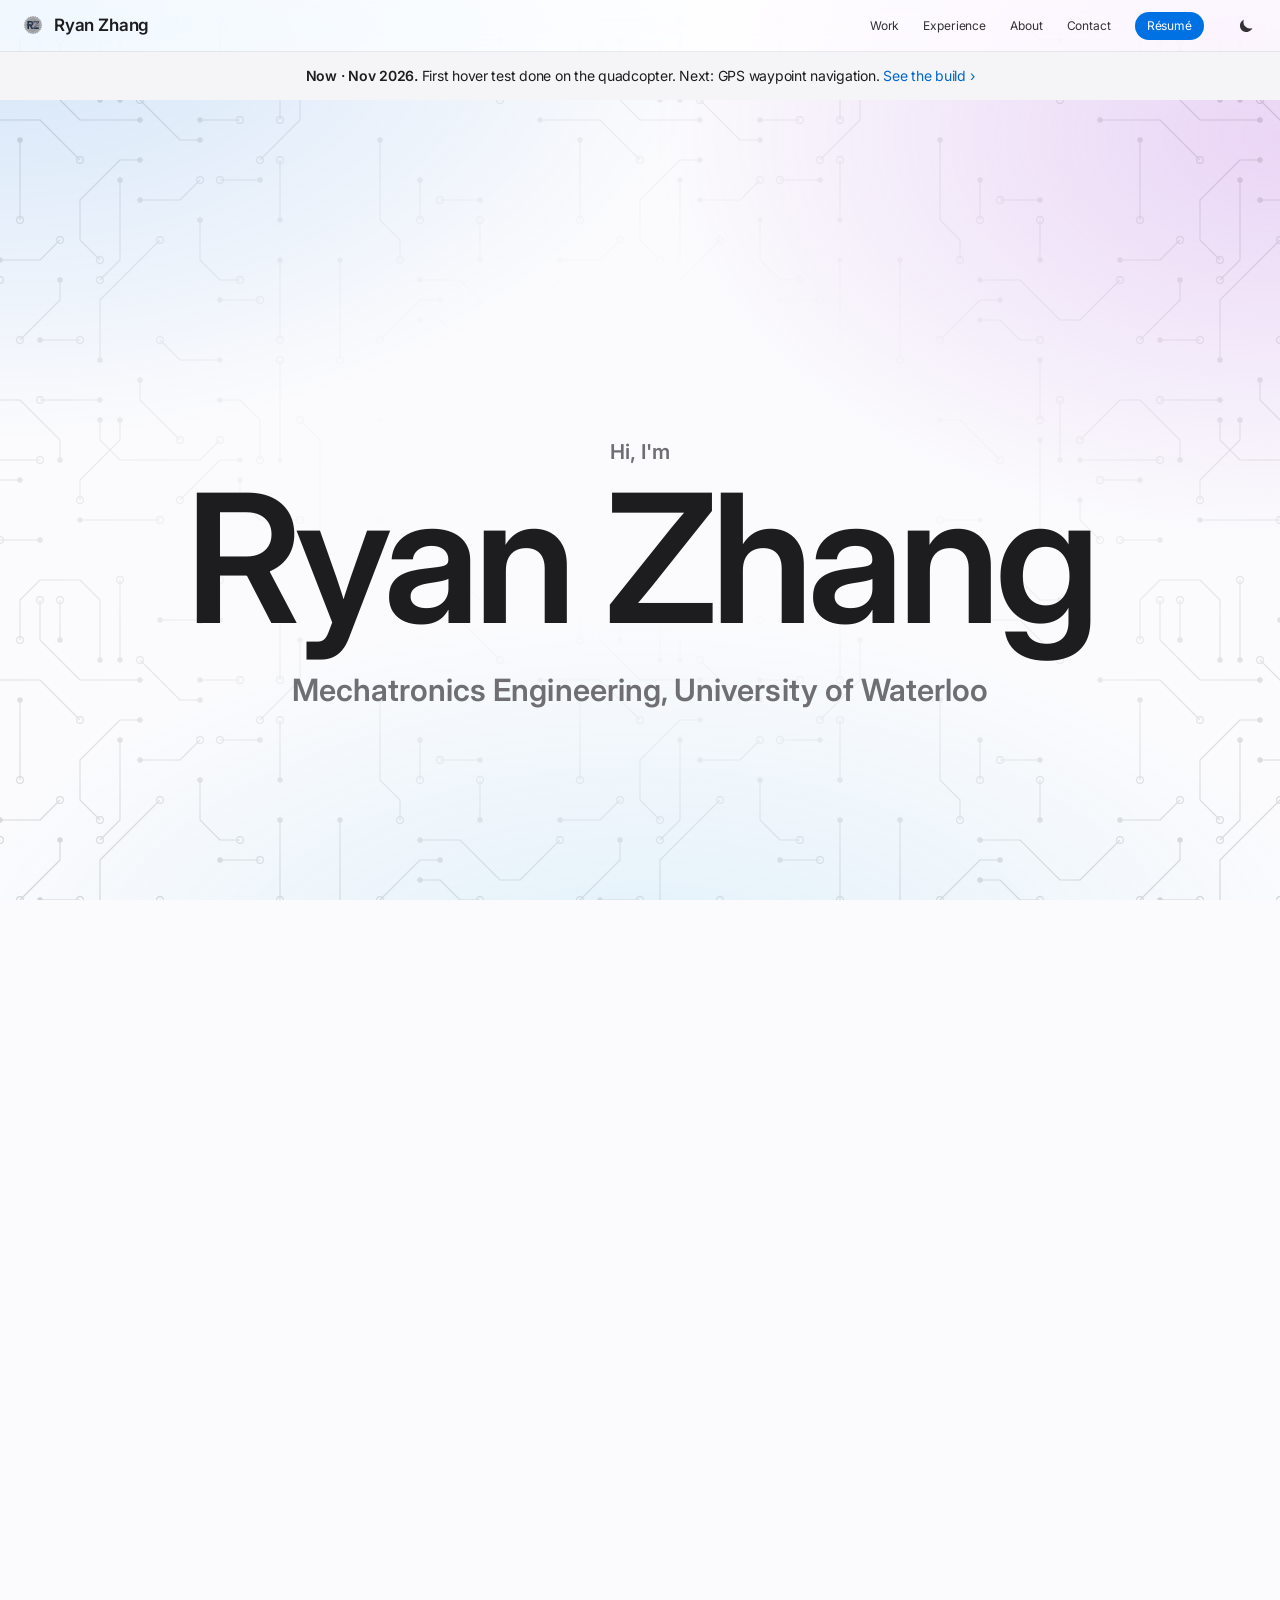
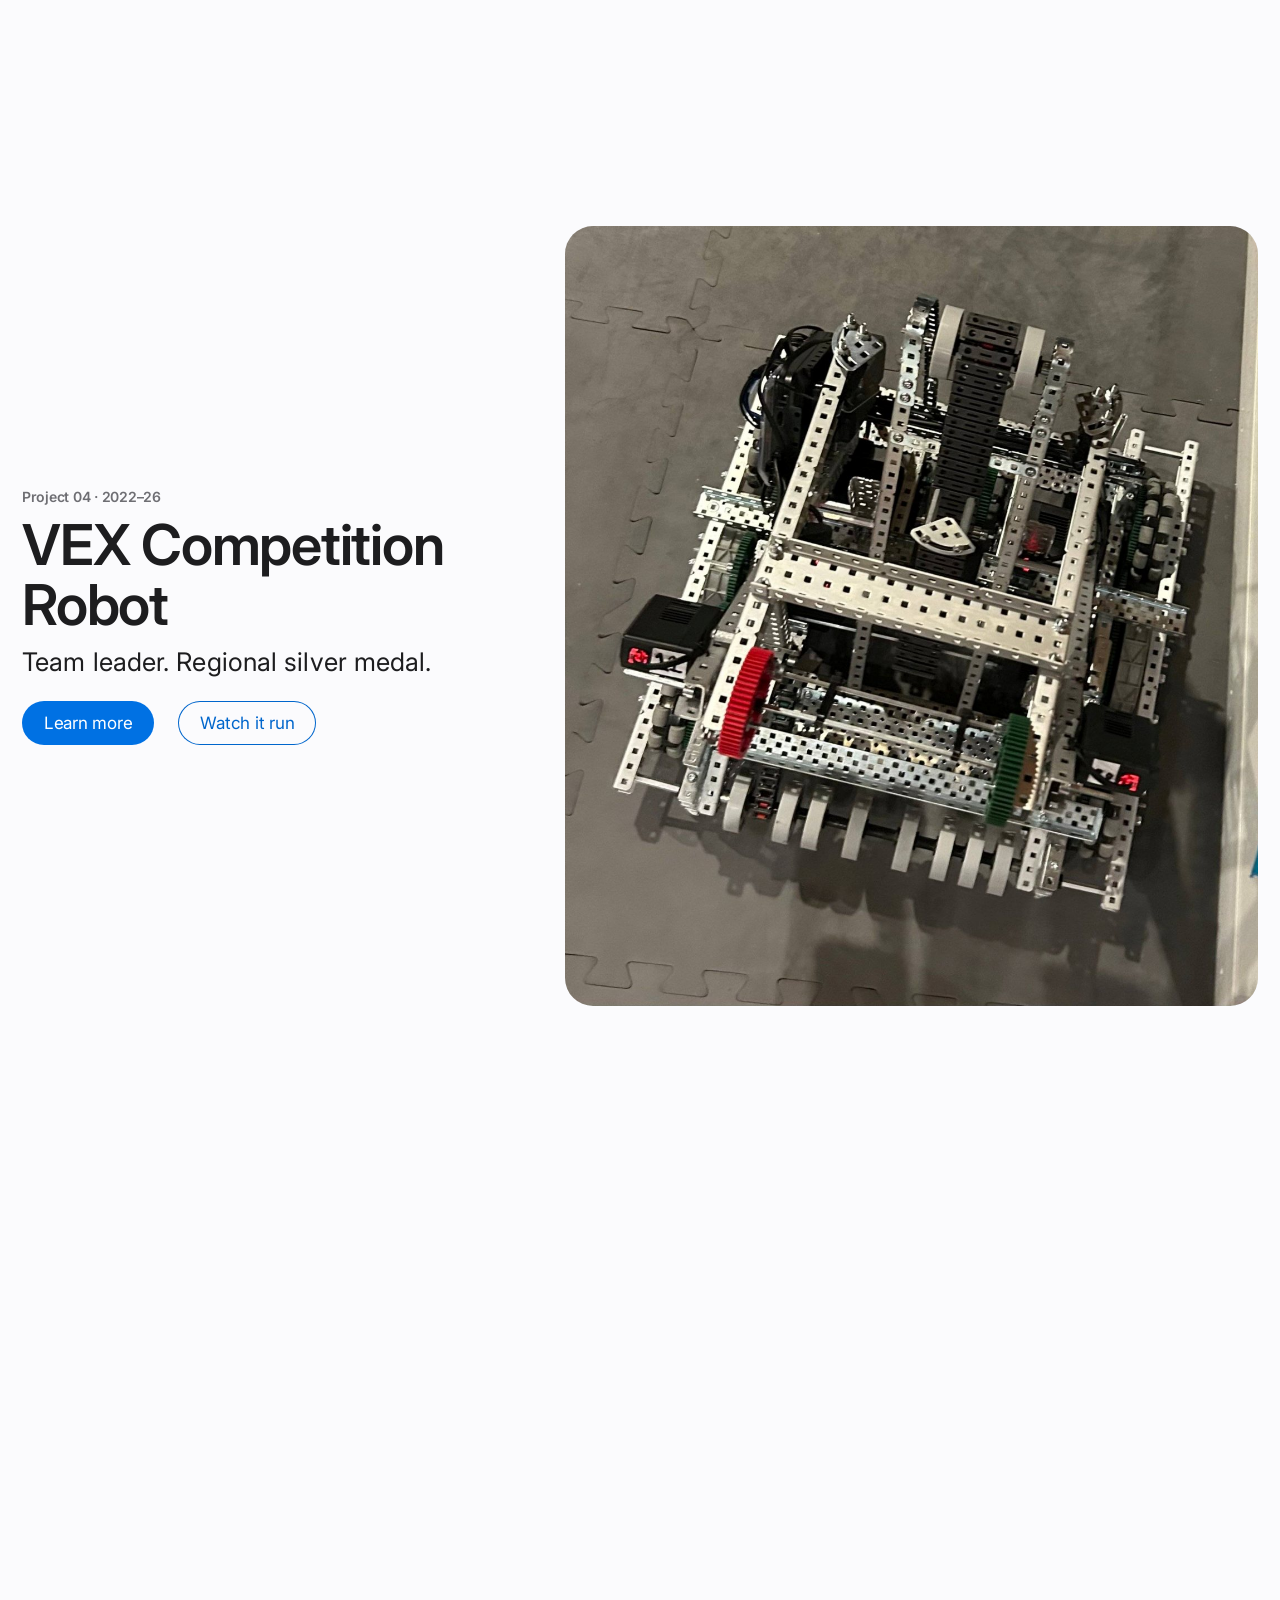
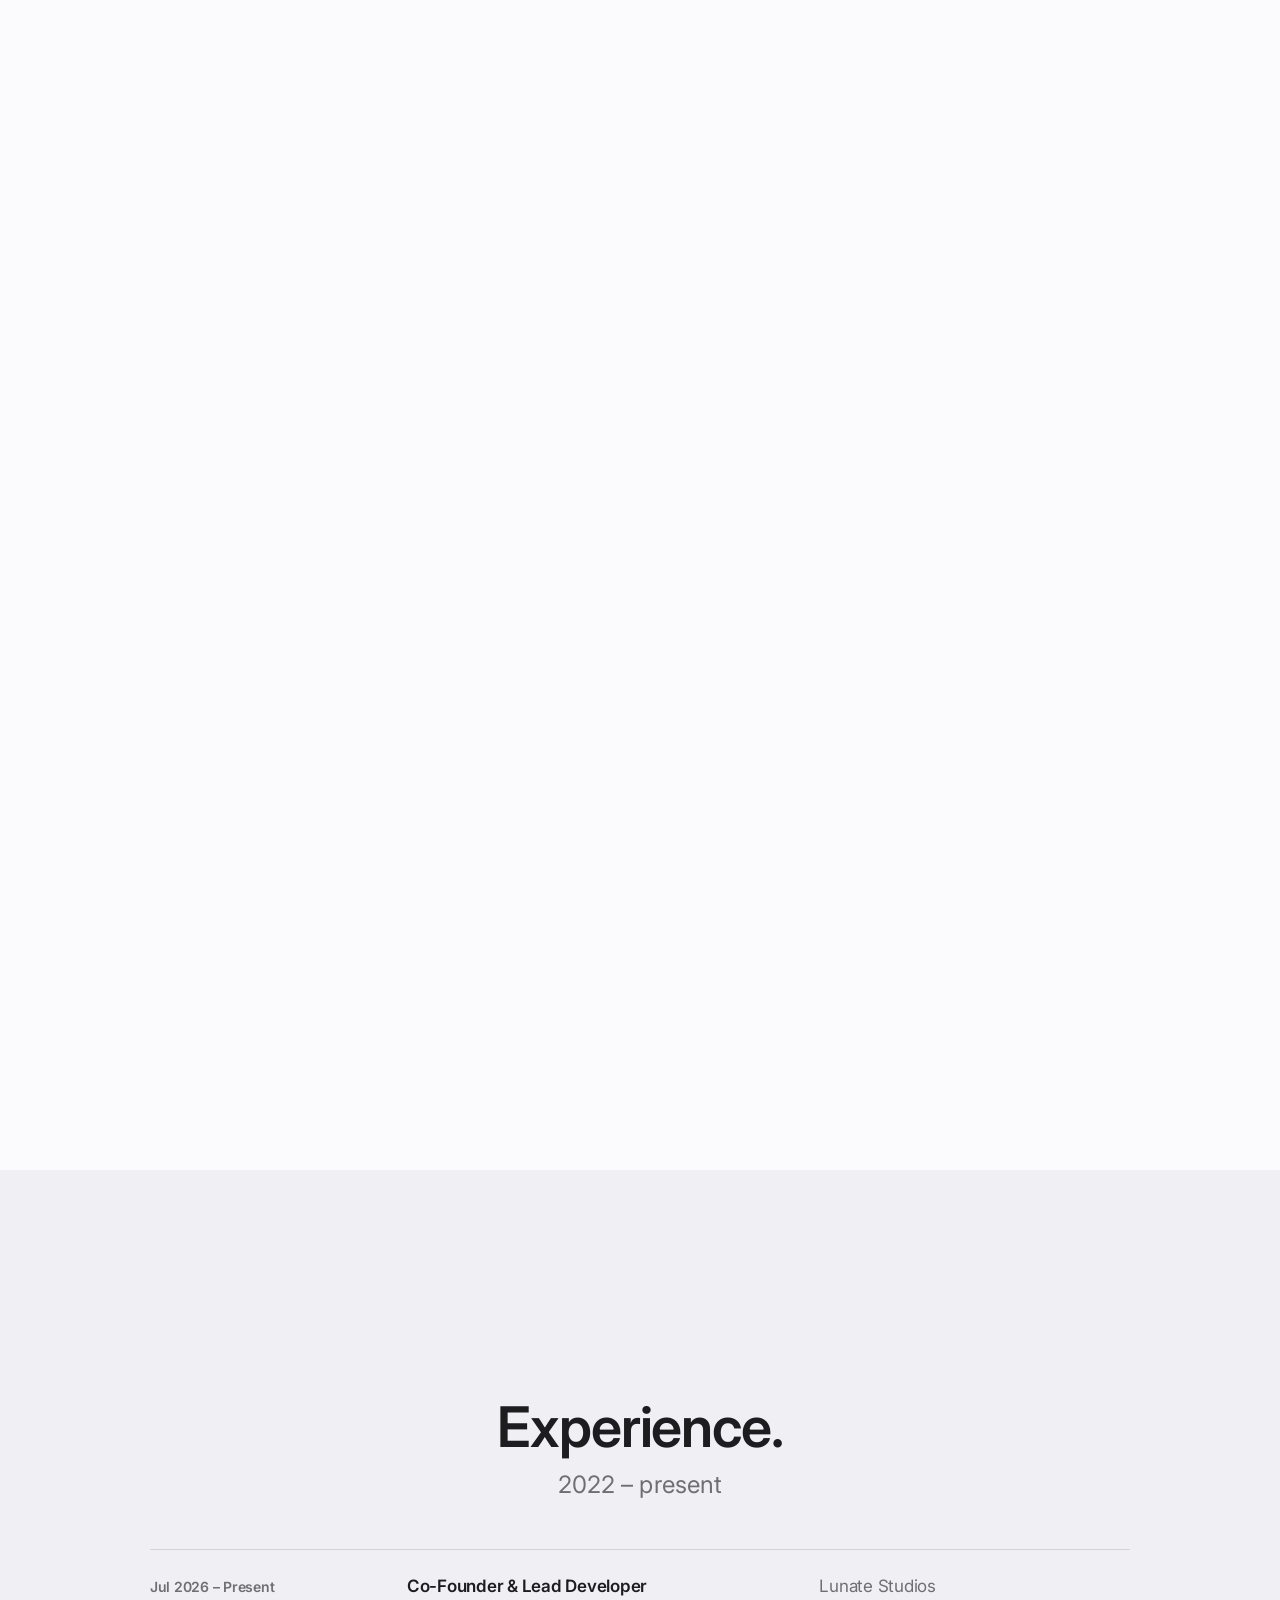
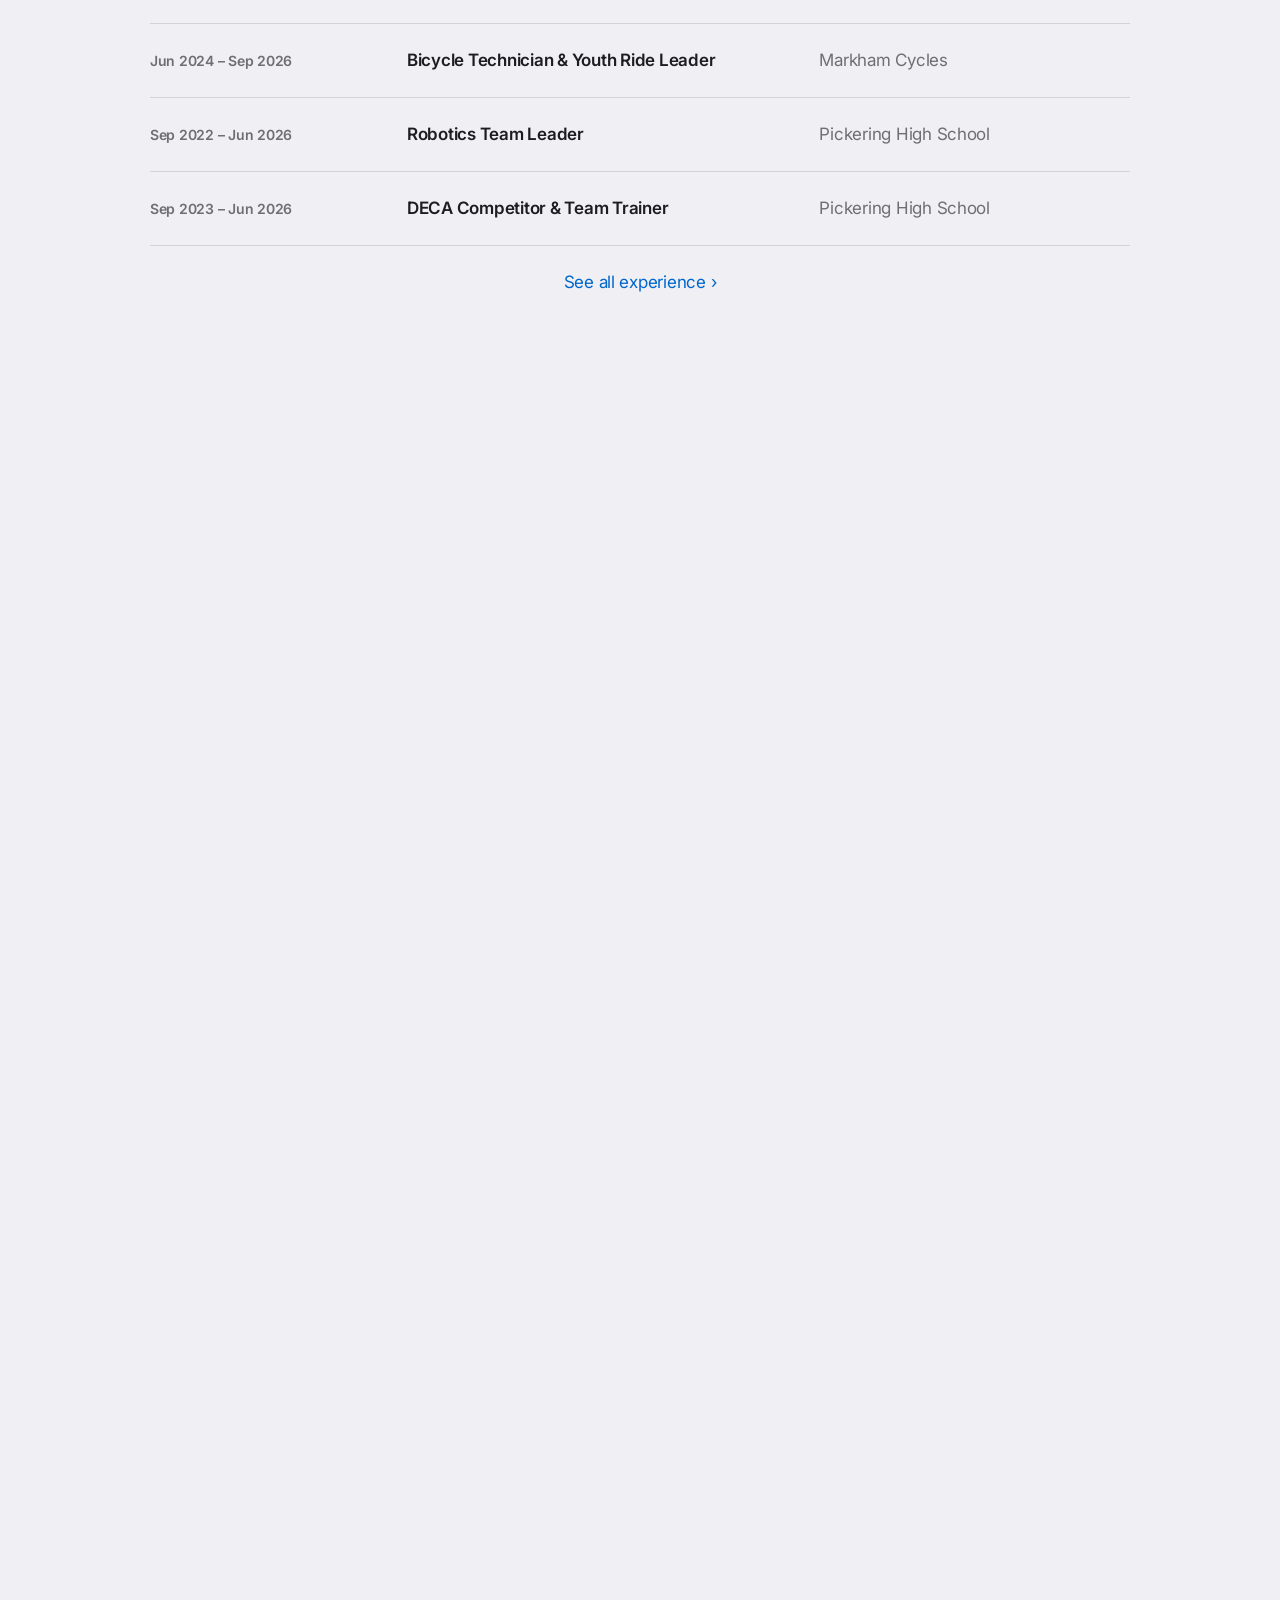
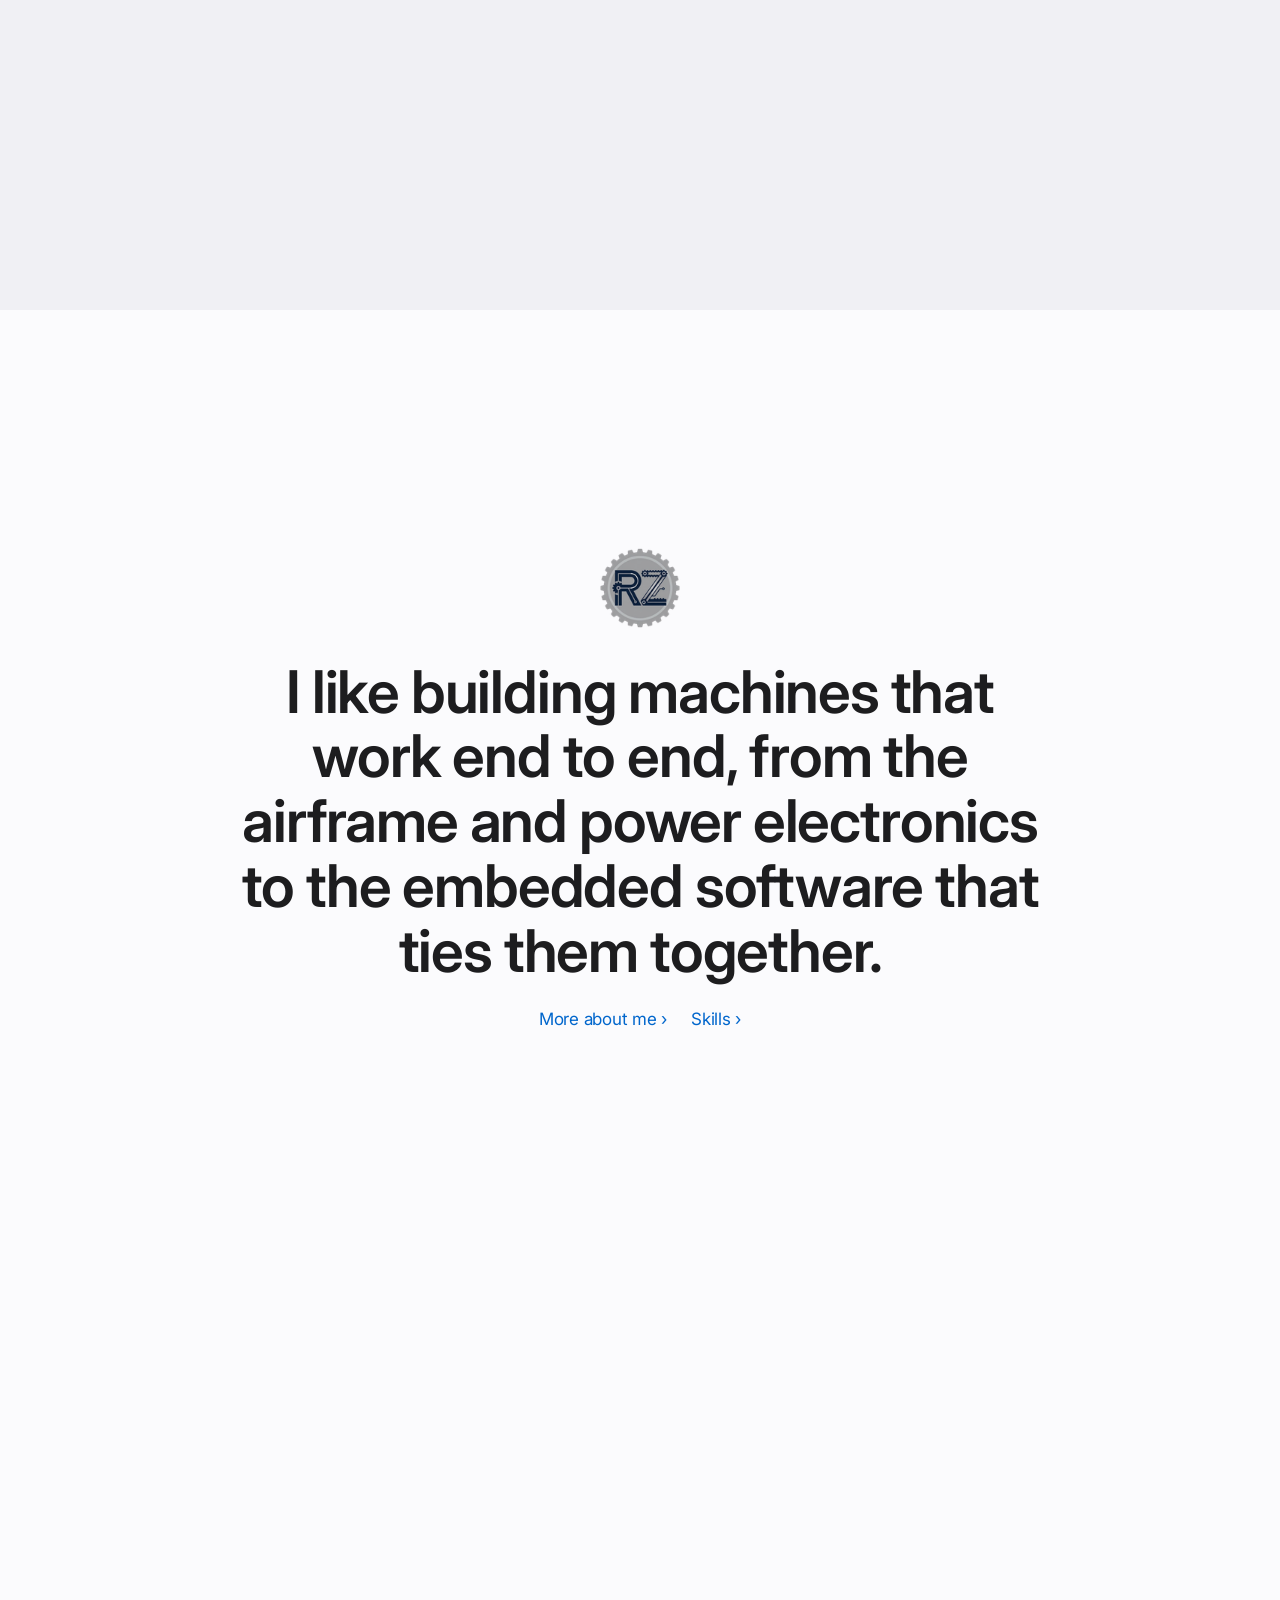
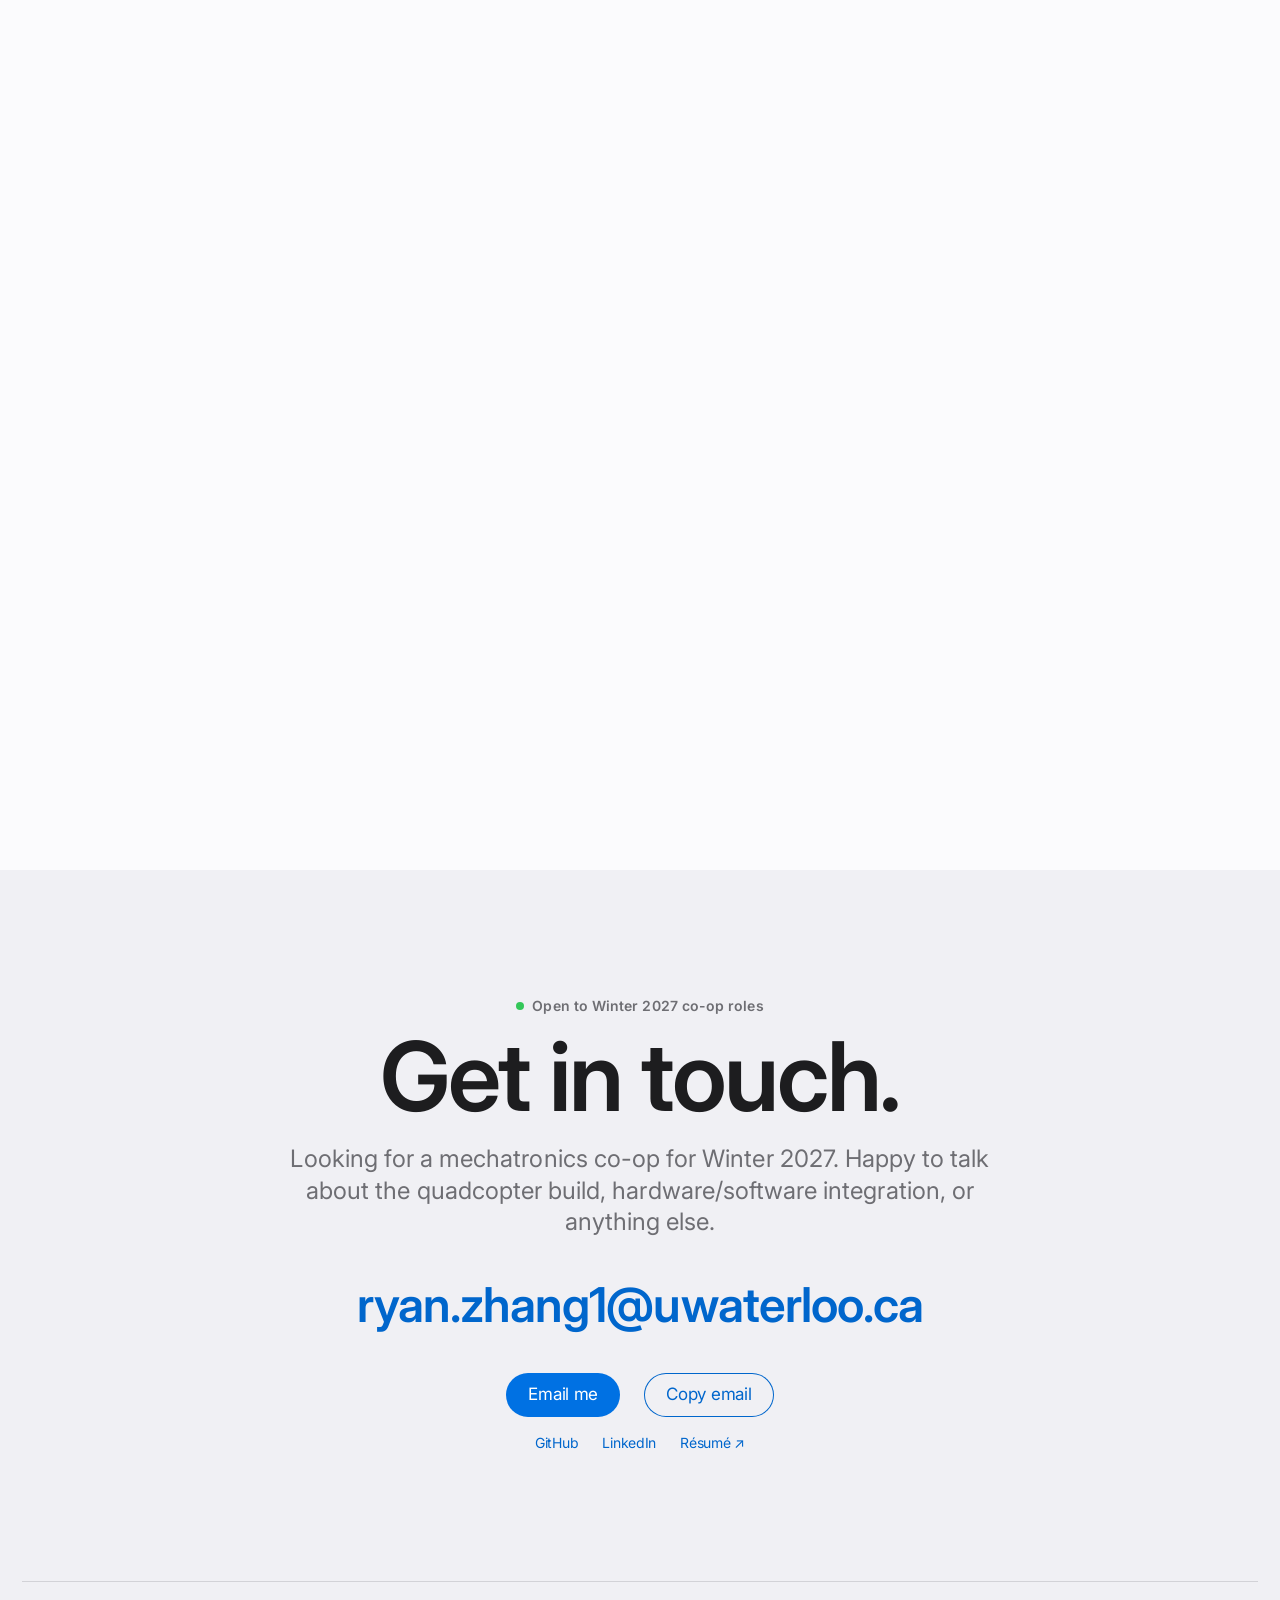
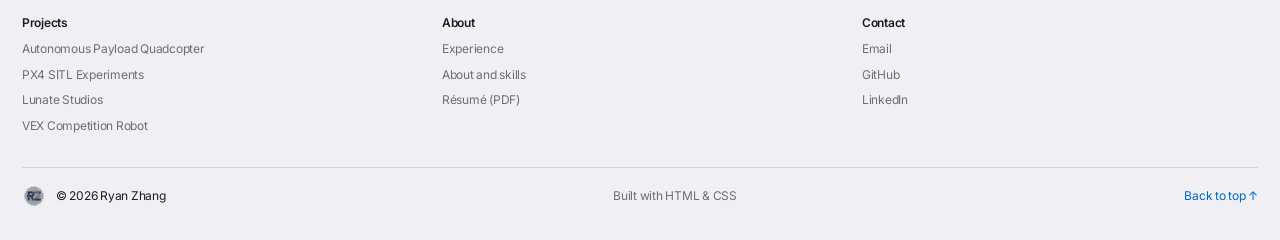
<file: index.html>
<!DOCTYPE html>
<html lang="en">
<head>
<meta charset="UTF-8">
<meta name="viewport" content="width=device-width, initial-scale=1, viewport-fit=cover">
<title>Ryan Zhang · Mechatronics Engineering</title>
<meta name="description" content="Ryan Zhang is a mechatronics engineering student building autonomous systems end to end: mechanical design, power electronics, and the embedded software that ties them together.">
<meta name="theme-color" content="#fbfbfd">
<meta property="og:type" content="website">
<meta property="og:url" content="https://ryanzhang-ca.github.io/">
<meta property="og:title" content="Ryan Zhang · Mechatronics Engineering">
<meta property="og:description" content="Ryan Zhang is a mechatronics engineering student building autonomous systems end to end: mechanical design, power electronics, and the embedded software that ties them together.">
<meta property="og:image" content="https://ryanzhang-ca.github.io/images/rz-logo.png">
<meta name="twitter:card" content="summary">
<link rel="icon" type="image/png" href="images/rz-logo.png">
<link rel="apple-touch-icon" href="images/rz-logo.png">
<link rel="preconnect" href="https://fonts.googleapis.com">
<link rel="preconnect" href="https://fonts.gstatic.com" crossorigin>
<link href="https://fonts.googleapis.com/css2?family=Inter:opsz,wght@14..32,400..700&display=swap" rel="stylesheet">
<link rel="stylesheet" href="styles.css">
<script>
  // Before the first paint: apply a saved light/dark choice and switch on the
  // scroll effects. If site.js never runs, everything is shown plainly.
  (function () {
    var r = document.documentElement, t = null;
    try { t = localStorage.getItem('theme'); } catch (e) {}
    if (t === 'light' || t === 'dark') r.setAttribute('data-theme', t);
    r.classList.add('js');
    if (!(window.matchMedia && matchMedia('(prefers-reduced-motion: reduce)').matches)) r.classList.add('scenes-on');
    window.addEventListener('load', function () { if (!window.revealReady) { r.classList.remove('js'); r.classList.remove('scenes-on'); } });
  })();
</script>
</head>
<body>
<a class="skip" href="#main">Skip to content</a>

<header class="nav">
  <div class="nav-in wide">
    <a class="who" href="index.html"><img src="images/rz-logo.png" alt="" width="22" height="22">Ryan Zhang</a>
    <nav id="site-menu" aria-label="Primary">
      <a href="index.html#work">Work</a>
      <a href="experience.html">Experience</a>
      <a href="about.html">About</a>
      <a href="index.html#contact">Contact</a>
      <a class="pill pill-sm" href="Ryan_Zhang_Resume.pdf" target="_blank" rel="noopener">Résumé<span class="sr-only"> (PDF, opens in a new tab)</span></a>
    </nav>
    <button class="theme-btn" type="button" aria-label="Switch to dark mode"><svg class="moon" viewBox="0 0 24 24" aria-hidden="true"><path fill="currentColor" d="M20.5 14.7A8.6 8.6 0 0 1 9.3 3.5a8.6 8.6 0 1 0 11.2 11.2z"/></svg><svg class="sun" viewBox="0 0 24 24" aria-hidden="true"><circle cx="12" cy="12" r="4.4" fill="currentColor"/><path stroke="currentColor" stroke-width="2" stroke-linecap="round" d="M12 1.8v2.4M12 19.8v2.4M1.8 12h2.4M19.8 12h2.4M4.8 4.8l1.7 1.7M17.5 17.5l1.7 1.7M4.8 19.2l1.7-1.7M17.5 6.5l1.7-1.7"/></svg></button>
    <button class="menu-btn" type="button" aria-expanded="false" aria-controls="site-menu" aria-label="Open menu"><span></span><span></span></button>
  </div>
</header>

<p class="ribbon"><span><b>Now · Nov 2026.</b> First hover test done on the quadcopter. Next: GPS waypoint navigation. <a class="more" href="quadcopter.html">See the build</a></span></p>

<main id="main">

  <section class="scene scene--center" aria-label="Introduction" style="--len: 360">
    <div class="scene-stage wide">
      <div class="scene-copy">
        <div class="beat" data-from="0" data-to="0.22" data-zoom>
          <p class="eyebrow">Hi, I'm</p>
          <h1 class="mega">Ryan Zhang</h1>
          <p class="tagline-big">Mechatronics Engineering, University of Waterloo</p>
        </div>
        <div class="beat" data-from="0.27" data-to="0.47" data-zoom>
          <h2 class="statement">I build autonomous systems end to end.</h2>
        </div>
        <div class="beat" data-from="0.52" data-to="0.74" data-zoom>
          <h2 class="statement" data-words data-from="0.53" data-to="0.69">Mechanical design. Power electronics. Embedded software.</h2>
        </div>
        <div class="beat" data-from="0.79" data-to="1">
          <p class="status"><span class="dot" aria-hidden="true"></span>Available</p>
          <h2 class="statement">Open to Winter 2027 co-op roles.</h2>
          <div class="ctas">
            <a class="pill" href="mailto:ryan.zhang1@uwaterloo.ca">Get in touch</a>
            <a class="more" href="#work">View projects</a>
            <a class="more ext" href="Ryan_Zhang_Resume.pdf" target="_blank" rel="noopener">Résumé ↗<span class="sr-only"> (PDF, opens in a new tab)</span></a>
          </div>
          <p class="links-row">
            <a class="more ext" href="https://github.com/ryanzhang-ca" target="_blank" rel="noopener">GitHub<span class="sr-only"> (opens in a new tab)</span></a>
            <a class="more ext" href="https://linkedin.com/in/ryanzhangca" target="_blank" rel="noopener">LinkedIn<span class="sr-only"> (opens in a new tab)</span></a>
            <a class="more ext" href="mailto:ryan.zhang1@uwaterloo.ca">Email</a>
          </p>
        </div>
      </div>
    </div>
  </section>

  <section class="scene scene--chapters" id="work" aria-labelledby="work-title" style="--len: 470">
    <div class="scene-stage wide">
      <h2 class="sr-only" id="work-title">Selected work</h2>
      <div class="chapter" data-from="0" data-to="0.22">
        <div class="chapter-copy">
          <p class="unit-eyebrow">Project 01 · In progress</p>
          <h2>Autonomous Payload Quadcopter</h2>
          <p class="unit-tag">A self-built drone that carries and releases a liquid payload on its own.</p>
          <div class="ctas"><a class="pill" href="quadcopter.html">Learn more</a><a class="pill pill-secondary" href="quadcopter.html#photos">See photos</a></div>
        </div>
        <div class="chapter-media is-photo" aria-hidden="true">
          <canvas data-src="images/quadcopter-assembled.jpg" data-camera='[[0,0.51,0.48,1],[1,0.52,0.47,1.25]]'></canvas>
          <img class="scene-fallback" src="images/quadcopter-assembled.jpg" alt="" width="1500" height="1440" loading="lazy">
        </div>
      </div>
      <div class="chapter" data-from="0.26" data-to="0.48">
        <div class="chapter-copy">
          <p class="unit-eyebrow">Project 02 · Simulation</p>
          <h2>PX4 SITL Experiments</h2>
          <p class="unit-tag">Flight software, tested in simulation before it flies.</p>
          <div class="ctas"><a class="pill" href="px4.html">Learn more</a><a class="pill pill-secondary" href="https://github.com/ryanzhang-ca/px4-sitl-experiments" target="_blank" rel="noopener">GitHub ↗<span class="sr-only"> (opens in a new tab)</span></a></div>
        </div>
        <div class="chapter-media is-photo" aria-hidden="true">
          <canvas data-src="images/px4-sitl-flight.jpg" data-camera='[[0,0.25,0.5,1.25],[1,0.75,0.5,1.25]]'></canvas>
          <img class="scene-fallback" src="images/px4-sitl-flight.jpg" alt="" width="1600" height="900" loading="lazy">
        </div>
      </div>
      <div class="chapter" data-from="0.52" data-to="0.74">
        <div class="chapter-copy">
          <p class="unit-eyebrow">Project 03 · Shipped</p>
          <h2>Lunate Studios</h2>
          <p class="unit-tag">A game studio I co-founded. Four Roblox games, 8M+ visits.</p>
          <div class="ctas"><a class="pill" href="lunate.html">Learn more</a><a class="pill pill-secondary" href="https://www.roblox.com/games/120014184236770/Seal-A-Driveway" target="_blank" rel="noopener">Play ↗<span class="sr-only"> (opens in a new tab)</span></a></div>
        </div>
        <div class="chapter-media panel-dark">
          <div class="card-stats">
            <div><b data-scrub>4</b><span>Titles shipped</span></div>
            <div><b data-scrub>8M+</b><span>Total visits</span></div>
            <div><b data-scrub>10K+</b><span>Peak concurrent</span></div>
            <div><b data-scrub>$78K+</b><span>Revenue</span></div>
          </div>
        </div>
      </div>
      <div class="chapter" data-from="0.78" data-to="1">
        <div class="chapter-copy">
          <p class="unit-eyebrow">Project 04 · 2022–26</p>
          <h2>VEX Competition Robot</h2>
          <p class="unit-tag">Team leader. Regional silver medal.</p>
          <div class="ctas"><a class="pill" href="vex.html">Learn more</a><a class="pill pill-secondary" href="vex.html#video">Watch it run</a></div>
        </div>
        <div class="chapter-media is-photo" aria-hidden="true">
          <canvas data-src="images/vex-robot-field.jpg?v=3" data-camera='[[0,0.483,0.483,1.12],[1,0.483,0.483,1]]' data-subject='[0.111,0.086,0.856,0.88]'></canvas>
          <img class="scene-fallback" src="images/vex-robot-field.jpg?v=3" alt="" width="1400" height="1400" loading="lazy">
        </div>
      </div>
    </div>
  </section>

  <section class="scene scene--center alt" aria-labelledby="exp-title" style="--len: 260">
    <div class="scene-stage wide">
      <div class="scene-copy">
        <div class="beat" data-from="0" data-to="1">
          <h2 class="headline" id="exp-title">Experience.</h2>
          <p class="sub">2022 – present</p>
          <ol class="rows" data-rows data-from="0.06" data-to="0.7">
            <li><span class="when">Jul 2026 – Present</span><b>Co-Founder &amp; Lead Developer</b><span>Lunate Studios</span></li>
            <li><span class="when">Jun 2024 – Sep 2026</span><b>Bicycle Technician &amp; Youth Ride Leader</b><span>Markham Cycles</span></li>
            <li><span class="when">Sep 2022 – Jun 2026</span><b>Robotics Team Leader</b><span>Pickering High School</span></li>
            <li><span class="when">Sep 2023 – Jun 2026</span><b>DECA Competitor &amp; Team Trainer</b><span>Pickering High School</span></li>
          </ol>
          <div class="ctas"><a class="more" href="experience.html">See all experience</a></div>
        </div>
      </div>
    </div>
  </section>

  <section class="scene scene--center" aria-labelledby="about-title" style="--len: 240">
    <div class="scene-stage wide">
      <div class="scene-copy">
        <div class="beat" data-from="0" data-to="1">
          <img class="about-mark" src="images/rz-logo.png" alt="Ryan's RZ monogram: the letters R and Z drawn as circuit traces inside a gear" width="96" height="96" loading="lazy">
          <h2 class="sr-only" id="about-title">About</h2>
          <p class="about-lead" data-words data-from="0.04" data-to="0.72">I like building machines that work end to end, from the airframe and power electronics to the embedded software that ties them together.</p>
          <div class="ctas"><a class="more" href="about.html">More about me</a><a class="more" href="about.html#skills">Skills</a></div>
        </div>
      </div>
    </div>
  </section>

  <section class="section alt" id="contact" aria-labelledby="contact-title">
    <div class="wrap center reveal">
      <p class="eyebrow"><span class="dot" aria-hidden="true"></span>Open to Winter 2027 co-op roles</p>
      <h2 class="display" id="contact-title">Get in touch.</h2>
      <p class="sub">Looking for a mechatronics co-op for Winter 2027. Happy to talk about the quadcopter build, hardware/software integration, or anything else.</p>
      <a class="email" href="mailto:ryan.zhang1@uwaterloo.ca">ryan.zhang1@uwaterloo.ca</a>
      <div class="ctas">
        <a class="pill" href="mailto:ryan.zhang1@uwaterloo.ca">Email me</a>
        <button class="pill pill-secondary" type="button" data-copy="ryan.zhang1@uwaterloo.ca">Copy email</button>
      </div>
      <p class="links-row">
        <a class="more ext" href="https://github.com/ryanzhang-ca" target="_blank" rel="noopener">GitHub<span class="sr-only"> (opens in a new tab)</span></a>
        <a class="more ext" href="https://linkedin.com/in/ryanzhangca" target="_blank" rel="noopener">LinkedIn<span class="sr-only"> (opens in a new tab)</span></a>
        <a class="more ext" href="Ryan_Zhang_Resume.pdf" target="_blank" rel="noopener">Résumé ↗<span class="sr-only"> (PDF, opens in a new tab)</span></a>
      </p>
    </div>
  </section>

</main>

<footer class="foot">
  <div class="wide">
    <div class="foot-dir">
      <div>
        <h2>Projects</h2>
        <ul>
          <li><a href="quadcopter.html">Autonomous Payload Quadcopter</a></li>
          <li><a href="px4.html">PX4 SITL Experiments</a></li>
          <li><a href="lunate.html">Lunate Studios</a></li>
          <li><a href="vex.html">VEX Competition Robot</a></li>
        </ul>
      </div>
      <div>
        <h2>About</h2>
        <ul>
          <li><a href="experience.html">Experience</a></li>
          <li><a href="about.html">About and skills</a></li>
          <li><a href="Ryan_Zhang_Resume.pdf" target="_blank" rel="noopener">Résumé (PDF)<span class="sr-only"> (PDF, opens in a new tab)</span></a></li>
        </ul>
      </div>
      <div>
        <h2>Contact</h2>
        <ul>
          <li><a href="mailto:ryan.zhang1@uwaterloo.ca">Email</a></li>
          <li><a href="https://github.com/ryanzhang-ca" target="_blank" rel="noopener">GitHub<span class="sr-only"> (opens in a new tab)</span></a></li>
          <li><a href="https://linkedin.com/in/ryanzhangca" target="_blank" rel="noopener">LinkedIn<span class="sr-only"> (opens in a new tab)</span></a></li>
        </ul>
      </div>
    </div>
    <div class="foot-in">
      <span class="f1"><img class="mark" src="images/rz-logo.png" alt="" width="24" height="24">© 2026 Ryan Zhang</span>
      <span class="f2">Built with HTML &amp; CSS</span>
      <a class="f3" href="#top">Back to top ↑</a>
    </div>
  </div>
</footer>

<script src="site.js" defer></script>
</body>
</html>
</file>
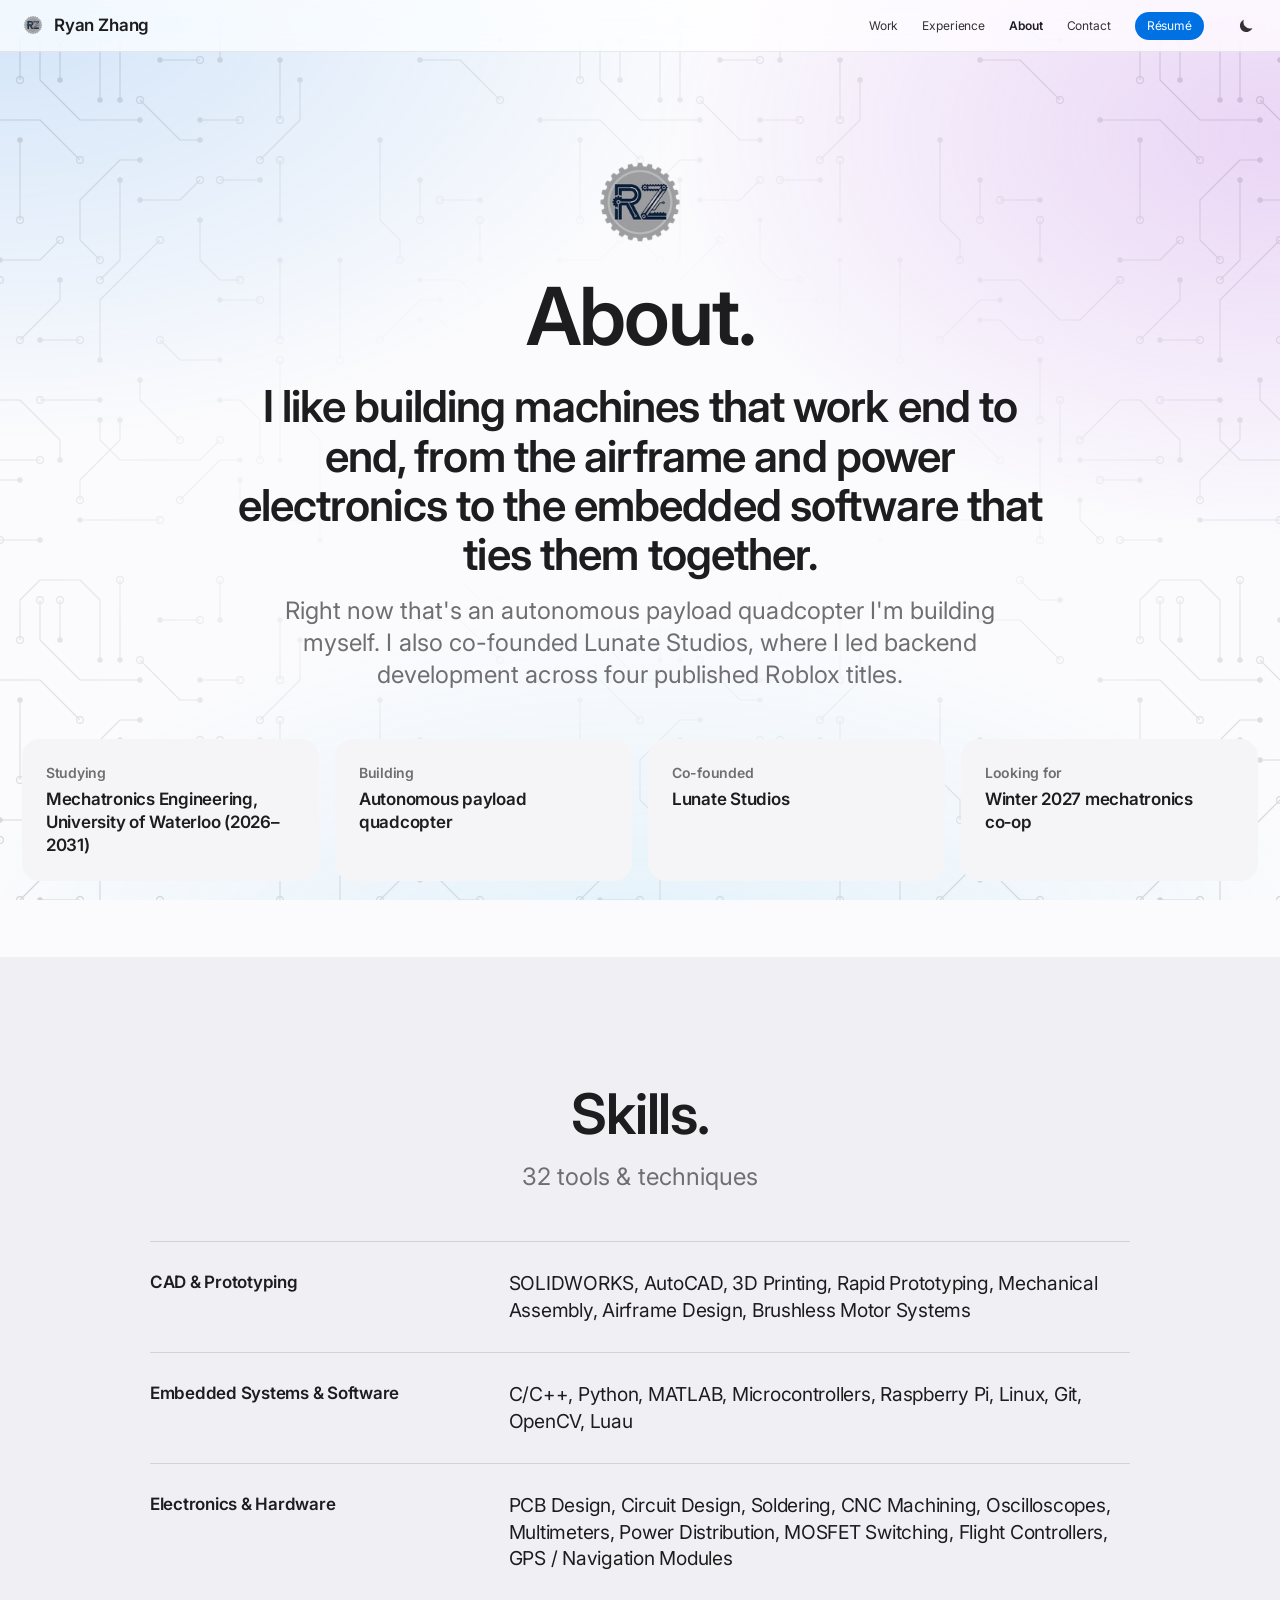
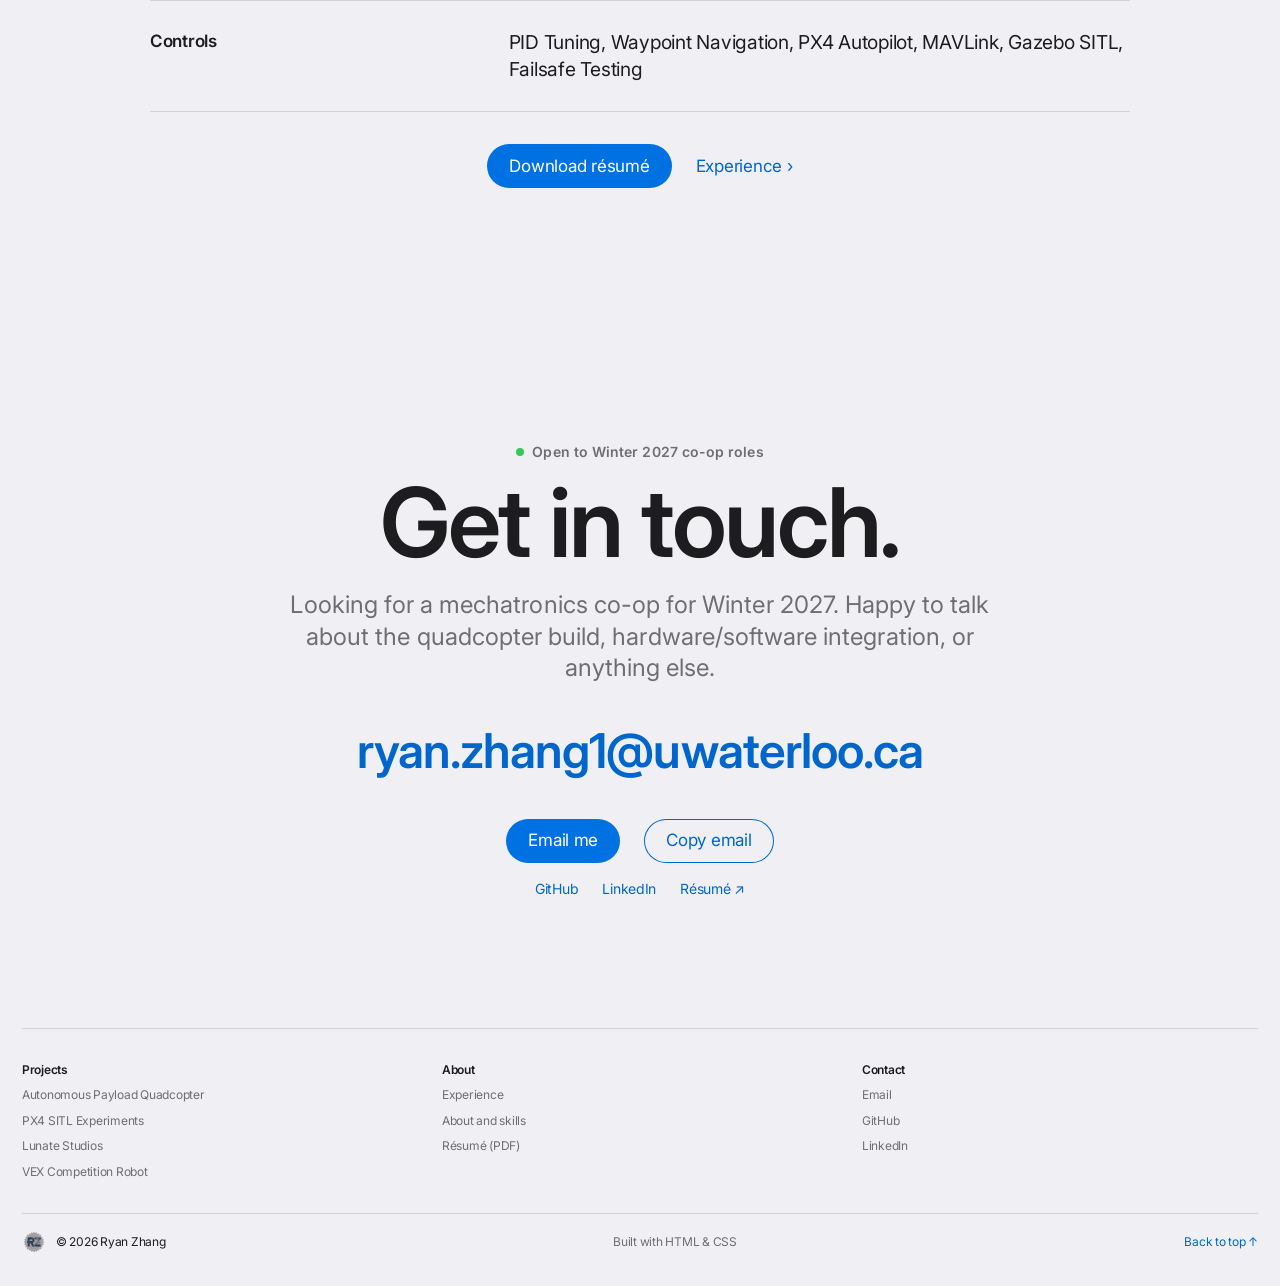
<file: about.html>
<!DOCTYPE html>
<html lang="en">
<head>
<meta charset="UTF-8">
<meta name="viewport" content="width=device-width, initial-scale=1, viewport-fit=cover">
<title>About · Ryan Zhang</title>
<meta name="description" content="About Ryan Zhang, a mechatronics engineering student at the University of Waterloo, and the tools and techniques he works with.">
<meta name="theme-color" content="#fbfbfd">
<meta property="og:type" content="website">
<meta property="og:url" content="https://ryanzhang-ca.github.io/about.html">
<meta property="og:title" content="About · Ryan Zhang">
<meta property="og:description" content="About Ryan Zhang, a mechatronics engineering student at the University of Waterloo, and the tools and techniques he works with.">
<meta property="og:image" content="https://ryanzhang-ca.github.io/images/rz-logo.png">
<meta name="twitter:card" content="summary">
<link rel="icon" type="image/png" href="images/rz-logo.png">
<link rel="apple-touch-icon" href="images/rz-logo.png">
<link rel="preconnect" href="https://fonts.googleapis.com">
<link rel="preconnect" href="https://fonts.gstatic.com" crossorigin>
<link href="https://fonts.googleapis.com/css2?family=Inter:opsz,wght@14..32,400..700&display=swap" rel="stylesheet">
<link rel="stylesheet" href="styles.css">
<script>
  // Before the first paint: apply a saved light/dark choice and switch on the
  // scroll effects. If site.js never runs, everything is shown plainly.
  (function () {
    var r = document.documentElement, t = null;
    try { t = localStorage.getItem('theme'); } catch (e) {}
    if (t === 'light' || t === 'dark') r.setAttribute('data-theme', t);
    r.classList.add('js');
    if (!(window.matchMedia && matchMedia('(prefers-reduced-motion: reduce)').matches)) r.classList.add('scenes-on');
    window.addEventListener('load', function () { if (!window.revealReady) { r.classList.remove('js'); r.classList.remove('scenes-on'); } });
  })();
</script>
</head>
<body>
<a class="skip" href="#main">Skip to content</a>

<header class="nav">
  <div class="nav-in wide">
    <a class="who" href="index.html"><img src="images/rz-logo.png" alt="" width="22" height="22">Ryan Zhang</a>
    <nav id="site-menu" aria-label="Primary">
      <a href="index.html#work">Work</a>
      <a href="experience.html">Experience</a>
      <a href="about.html" aria-current="page">About</a>
      <a href="index.html#contact">Contact</a>
      <a class="pill pill-sm" href="Ryan_Zhang_Resume.pdf" target="_blank" rel="noopener">Résumé<span class="sr-only"> (PDF, opens in a new tab)</span></a>
    </nav>
    <button class="theme-btn" type="button" aria-label="Switch to dark mode"><svg class="moon" viewBox="0 0 24 24" aria-hidden="true"><path fill="currentColor" d="M20.5 14.7A8.6 8.6 0 0 1 9.3 3.5a8.6 8.6 0 1 0 11.2 11.2z"/></svg><svg class="sun" viewBox="0 0 24 24" aria-hidden="true"><circle cx="12" cy="12" r="4.4" fill="currentColor"/><path stroke="currentColor" stroke-width="2" stroke-linecap="round" d="M12 1.8v2.4M12 19.8v2.4M1.8 12h2.4M19.8 12h2.4M4.8 4.8l1.7 1.7M17.5 17.5l1.7 1.7M4.8 19.2l1.7-1.7M17.5 6.5l1.7-1.7"/></svg></button>
    <button class="menu-btn" type="button" aria-expanded="false" aria-controls="site-menu" aria-label="Open menu"><span></span><span></span></button>
  </div>
</header>

<main id="main">
  <section class="page-hero">
    <div class="wrap center reveal stagger">
      <img class="about-mark" src="images/rz-logo.png" alt="Ryan's RZ monogram: the letters R and Z drawn as circuit traces inside a gear" width="96" height="96">
      <h1 class="page-title">About.</h1>
      <p class="about-lead" style="margin-top: var(--s5)">I like building machines that work end to end, from the airframe and power electronics to the embedded software that ties them together.</p>
      <p class="sub">Right now that's an autonomous payload quadcopter I'm building myself. I also co-founded Lunate Studios, where I led backend development across four published Roblox titles.</p>
    </div>
    <dl class="facts wide reveal stagger">
      <div><dt>Studying</dt><dd>Mechatronics Engineering, University of Waterloo (2026–2031)</dd></div>
      <div><dt>Building</dt><dd>Autonomous payload quadcopter</dd></div>
      <div><dt>Co-founded</dt><dd>Lunate Studios</dd></div>
      <div><dt>Looking for</dt><dd>Winter 2027 mechatronics co&#8209;op</dd></div>
    </dl>
  </section>

  <section class="section alt" id="skills" aria-labelledby="skills-title">
    <div class="wrap center reveal">
      <h2 class="headline" id="skills-title">Skills.</h2>
      <p class="sub">32 tools &amp; techniques</p>
    </div>
    <div class="specs wrap reveal stagger">
      <div class="spec-row"><h3>CAD &amp; Prototyping</h3><p>SOLIDWORKS, AutoCAD, 3D Printing, Rapid Prototyping, Mechanical Assembly, Airframe Design, Brushless Motor Systems</p></div>
      <div class="spec-row"><h3>Embedded Systems &amp; Software</h3><p>C/C++, Python, MATLAB, Microcontrollers, Raspberry Pi, Linux, Git, OpenCV, Luau</p></div>
      <div class="spec-row"><h3>Electronics &amp; Hardware</h3><p>PCB Design, Circuit Design, Soldering, CNC Machining, Oscilloscopes, Multimeters, Power Distribution, MOSFET Switching, Flight Controllers, GPS / Navigation Modules</p></div>
      <div class="spec-row"><h3>Controls</h3><p>PID Tuning, Waypoint Navigation, PX4 Autopilot, MAVLink, Gazebo&nbsp;SITL, Failsafe Testing</p></div>
    </div>
    <div class="wrap center reveal">
      <div class="ctas"><a class="pill" href="Ryan_Zhang_Resume.pdf" target="_blank" rel="noopener">Download résumé<span class="sr-only"> (PDF, opens in a new tab)</span></a><a class="more" href="experience.html">Experience</a></div>
    </div>
  </section>

  <section class="section alt" id="contact" aria-labelledby="contact-title">
    <div class="wrap center reveal">
      <p class="eyebrow"><span class="dot" aria-hidden="true"></span>Open to Winter 2027 co-op roles</p>
      <h2 class="display" id="contact-title">Get in touch.</h2>
      <p class="sub">Looking for a mechatronics co-op for Winter 2027. Happy to talk about the quadcopter build, hardware/software integration, or anything else.</p>
      <a class="email" href="mailto:ryan.zhang1@uwaterloo.ca">ryan.zhang1@uwaterloo.ca</a>
      <div class="ctas">
        <a class="pill" href="mailto:ryan.zhang1@uwaterloo.ca">Email me</a>
        <button class="pill pill-secondary" type="button" data-copy="ryan.zhang1@uwaterloo.ca">Copy email</button>
      </div>
      <p class="links-row">
        <a class="more ext" href="https://github.com/ryanzhang-ca" target="_blank" rel="noopener">GitHub<span class="sr-only"> (opens in a new tab)</span></a>
        <a class="more ext" href="https://linkedin.com/in/ryanzhangca" target="_blank" rel="noopener">LinkedIn<span class="sr-only"> (opens in a new tab)</span></a>
        <a class="more ext" href="Ryan_Zhang_Resume.pdf" target="_blank" rel="noopener">Résumé ↗<span class="sr-only"> (PDF, opens in a new tab)</span></a>
      </p>
    </div>
  </section>
</main>

<footer class="foot">
  <div class="wide">
    <div class="foot-dir">
      <div>
        <h2>Projects</h2>
        <ul>
          <li><a href="quadcopter.html">Autonomous Payload Quadcopter</a></li>
          <li><a href="px4.html">PX4 SITL Experiments</a></li>
          <li><a href="lunate.html">Lunate Studios</a></li>
          <li><a href="vex.html">VEX Competition Robot</a></li>
        </ul>
      </div>
      <div>
        <h2>About</h2>
        <ul>
          <li><a href="experience.html">Experience</a></li>
          <li><a href="about.html">About and skills</a></li>
          <li><a href="Ryan_Zhang_Resume.pdf" target="_blank" rel="noopener">Résumé (PDF)<span class="sr-only"> (PDF, opens in a new tab)</span></a></li>
        </ul>
      </div>
      <div>
        <h2>Contact</h2>
        <ul>
          <li><a href="mailto:ryan.zhang1@uwaterloo.ca">Email</a></li>
          <li><a href="https://github.com/ryanzhang-ca" target="_blank" rel="noopener">GitHub<span class="sr-only"> (opens in a new tab)</span></a></li>
          <li><a href="https://linkedin.com/in/ryanzhangca" target="_blank" rel="noopener">LinkedIn<span class="sr-only"> (opens in a new tab)</span></a></li>
        </ul>
      </div>
    </div>
    <div class="foot-in">
      <span class="f1"><img class="mark" src="images/rz-logo.png" alt="" width="24" height="24">© 2026 Ryan Zhang</span>
      <span class="f2">Built with HTML &amp; CSS</span>
      <a class="f3" href="#top">Back to top ↑</a>
    </div>
  </div>
</footer>

<script src="site.js" defer></script>
</body>
</html>
</file>
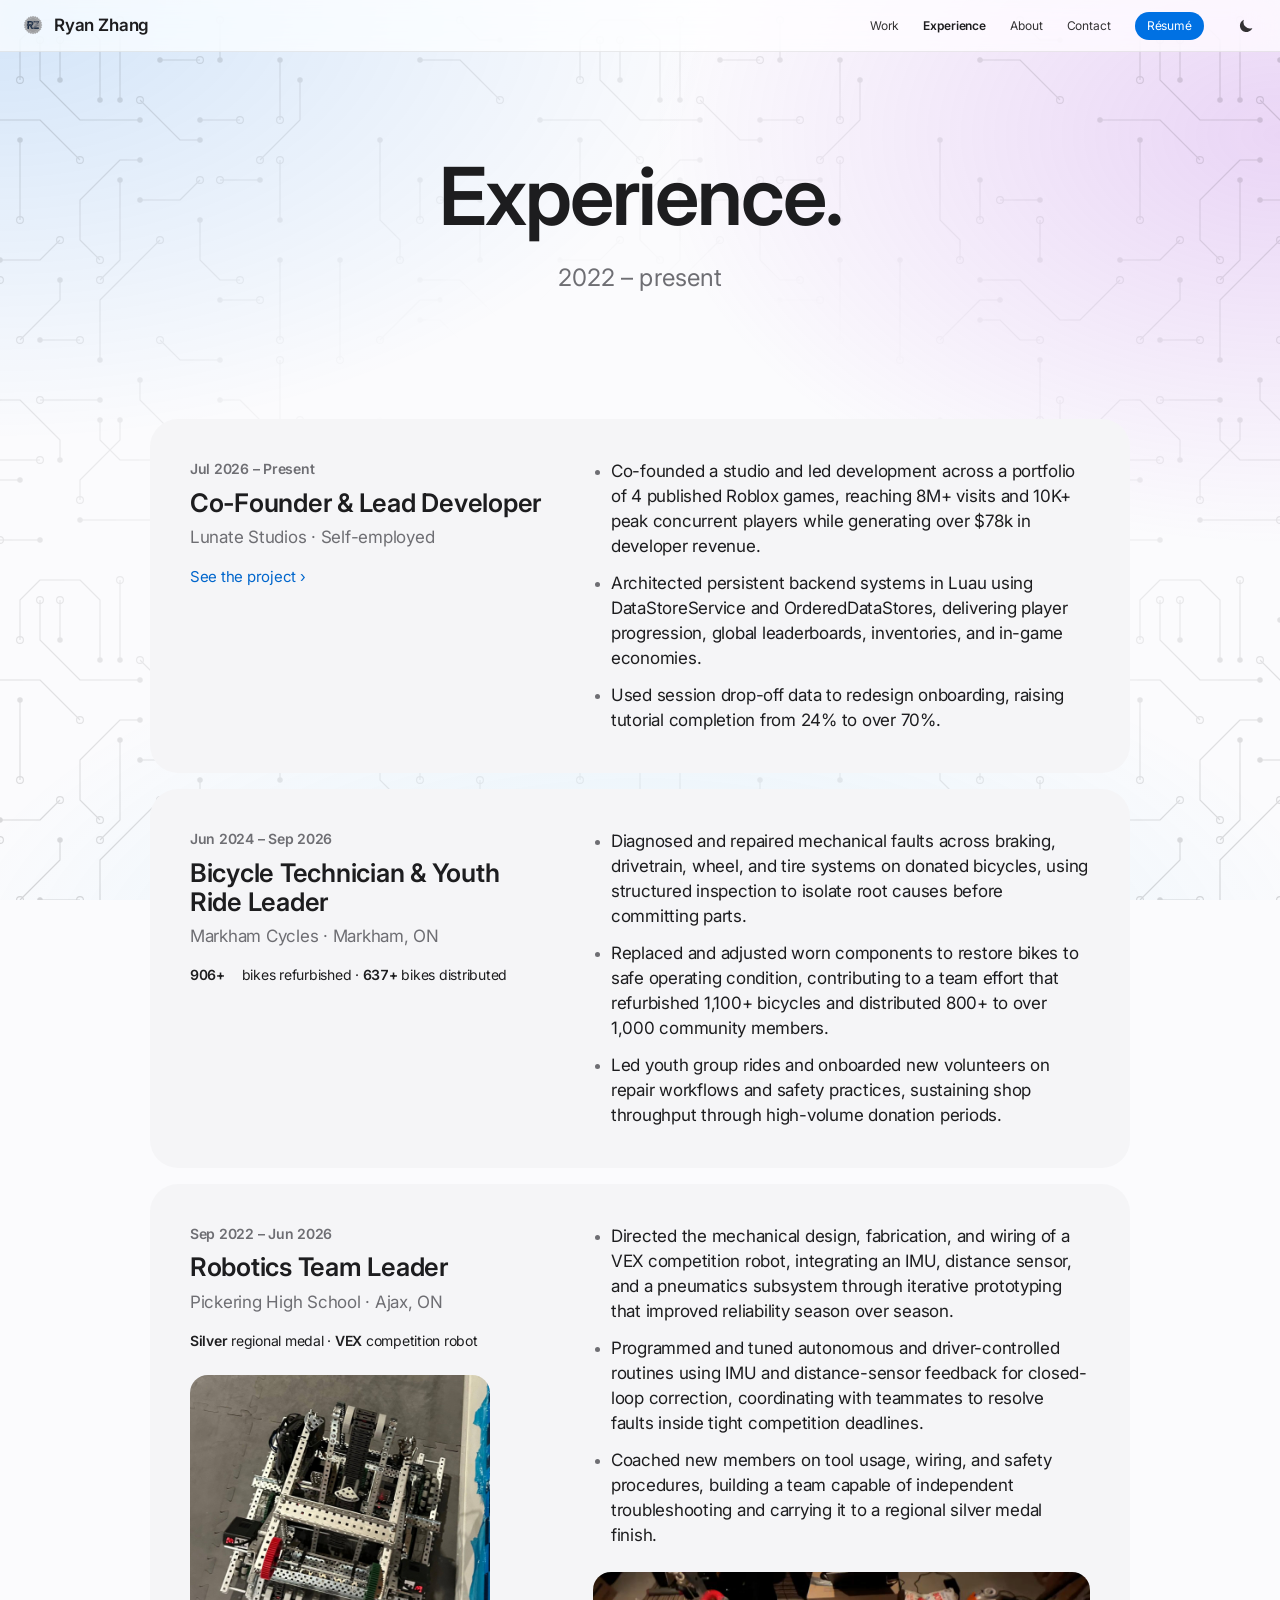
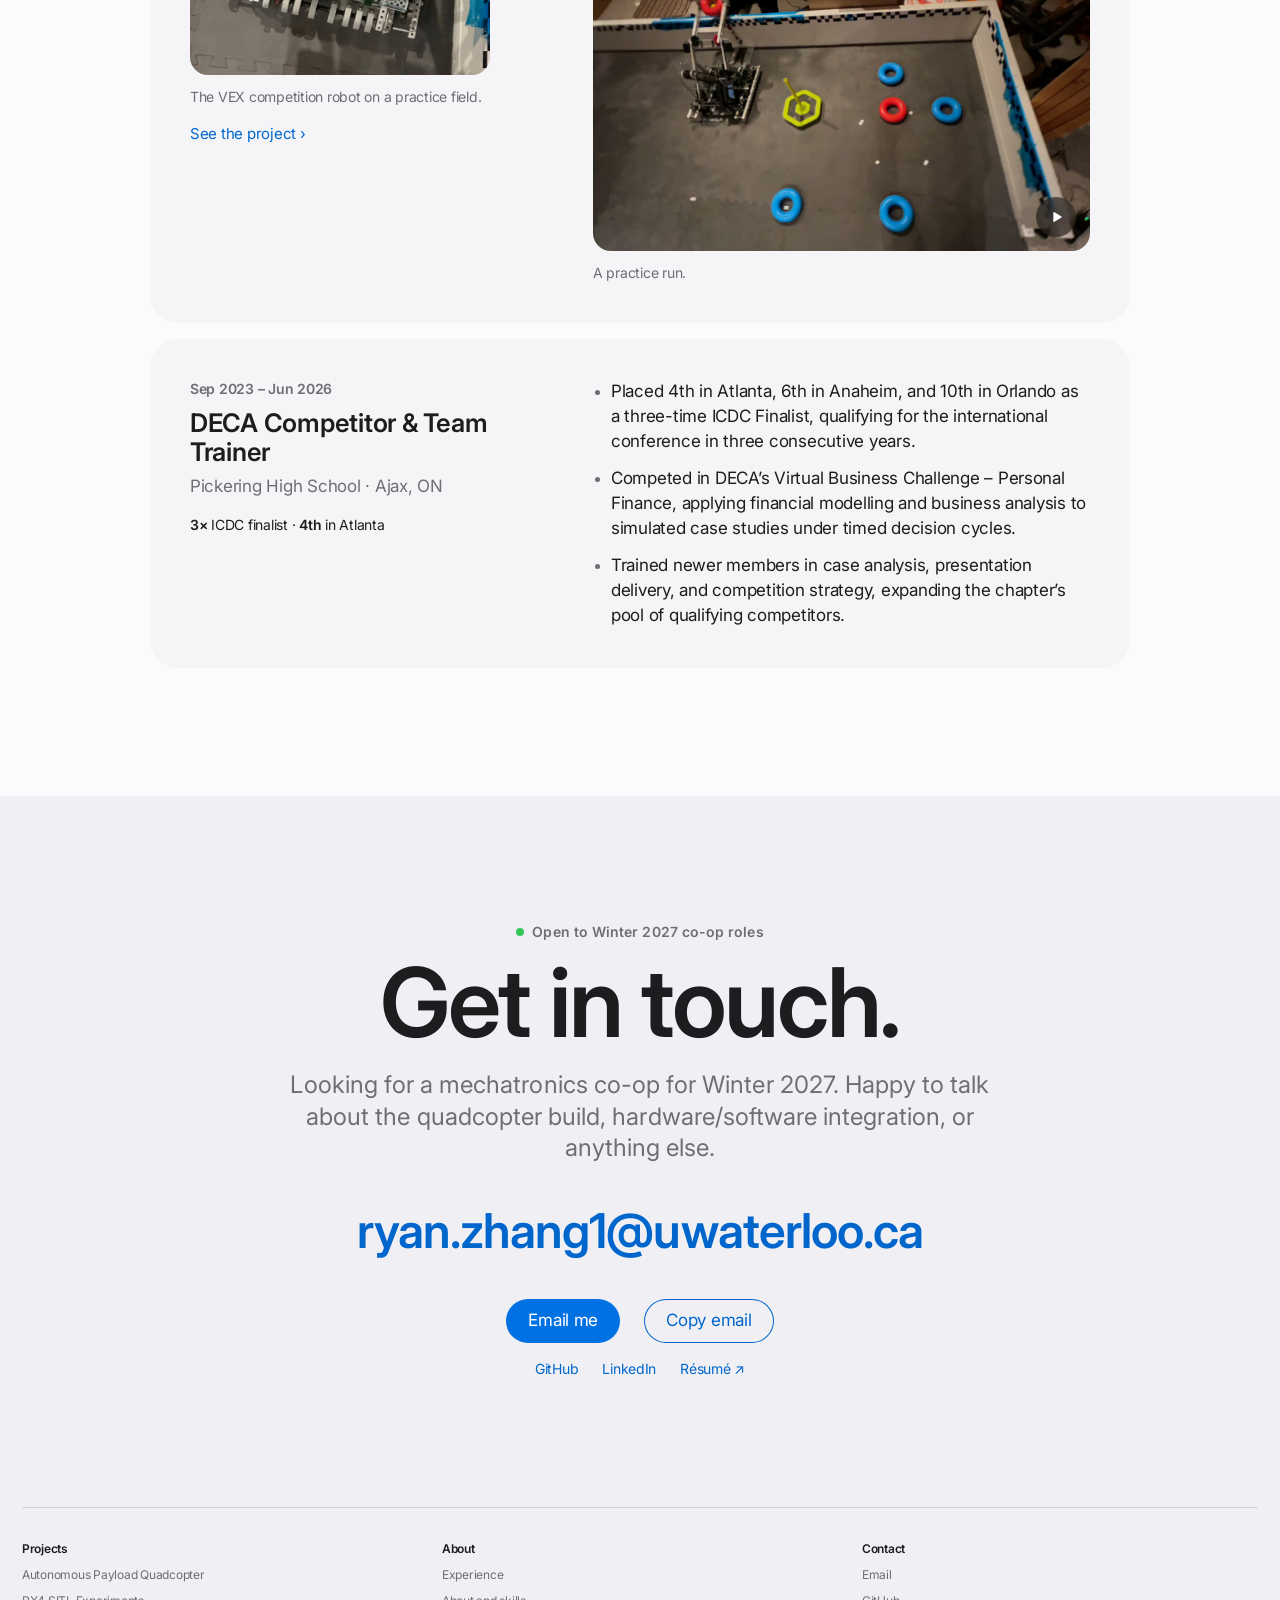
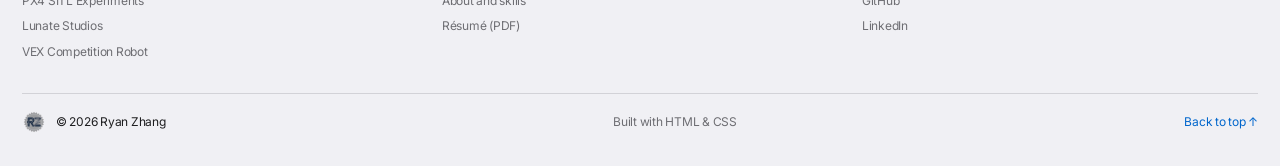
<file: experience.html>
<!DOCTYPE html>
<html lang="en">
<head>
<meta charset="UTF-8">
<meta name="viewport" content="width=device-width, initial-scale=1, viewport-fit=cover">
<title>Experience · Ryan Zhang</title>
<meta name="description" content="Ryan Zhang&#x27;s experience: Lunate Studios, Markham Cycles, robotics team leadership and DECA.">
<meta name="theme-color" content="#fbfbfd">
<meta property="og:type" content="website">
<meta property="og:url" content="https://ryanzhang-ca.github.io/experience.html">
<meta property="og:title" content="Experience · Ryan Zhang">
<meta property="og:description" content="Ryan Zhang&#x27;s experience: Lunate Studios, Markham Cycles, robotics team leadership and DECA.">
<meta property="og:image" content="https://ryanzhang-ca.github.io/images/rz-logo.png">
<meta name="twitter:card" content="summary">
<link rel="icon" type="image/png" href="images/rz-logo.png">
<link rel="apple-touch-icon" href="images/rz-logo.png">
<link rel="preconnect" href="https://fonts.googleapis.com">
<link rel="preconnect" href="https://fonts.gstatic.com" crossorigin>
<link href="https://fonts.googleapis.com/css2?family=Inter:opsz,wght@14..32,400..700&display=swap" rel="stylesheet">
<link rel="stylesheet" href="styles.css">
<script>
  // Before the first paint: apply a saved light/dark choice and switch on the
  // scroll effects. If site.js never runs, everything is shown plainly.
  (function () {
    var r = document.documentElement, t = null;
    try { t = localStorage.getItem('theme'); } catch (e) {}
    if (t === 'light' || t === 'dark') r.setAttribute('data-theme', t);
    r.classList.add('js');
    if (!(window.matchMedia && matchMedia('(prefers-reduced-motion: reduce)').matches)) r.classList.add('scenes-on');
    window.addEventListener('load', function () { if (!window.revealReady) { r.classList.remove('js'); r.classList.remove('scenes-on'); } });
  })();
</script>
</head>
<body>
<a class="skip" href="#main">Skip to content</a>

<header class="nav">
  <div class="nav-in wide">
    <a class="who" href="index.html"><img src="images/rz-logo.png" alt="" width="22" height="22">Ryan Zhang</a>
    <nav id="site-menu" aria-label="Primary">
      <a href="index.html#work">Work</a>
      <a href="experience.html" aria-current="page">Experience</a>
      <a href="about.html">About</a>
      <a href="index.html#contact">Contact</a>
      <a class="pill pill-sm" href="Ryan_Zhang_Resume.pdf" target="_blank" rel="noopener">Résumé<span class="sr-only"> (PDF, opens in a new tab)</span></a>
    </nav>
    <button class="theme-btn" type="button" aria-label="Switch to dark mode"><svg class="moon" viewBox="0 0 24 24" aria-hidden="true"><path fill="currentColor" d="M20.5 14.7A8.6 8.6 0 0 1 9.3 3.5a8.6 8.6 0 1 0 11.2 11.2z"/></svg><svg class="sun" viewBox="0 0 24 24" aria-hidden="true"><circle cx="12" cy="12" r="4.4" fill="currentColor"/><path stroke="currentColor" stroke-width="2" stroke-linecap="round" d="M12 1.8v2.4M12 19.8v2.4M1.8 12h2.4M19.8 12h2.4M4.8 4.8l1.7 1.7M17.5 17.5l1.7 1.7M4.8 19.2l1.7-1.7M17.5 6.5l1.7-1.7"/></svg></button>
    <button class="menu-btn" type="button" aria-expanded="false" aria-controls="site-menu" aria-label="Open menu"><span></span><span></span></button>
  </div>
</header>

<main id="main">
  <section class="page-hero">
    <div class="wrap center reveal stagger">
      <h1 class="page-title">Experience.</h1>
      <p class="intro">2022 – present</p>
    </div>
  </section>

  <section class="section" style="padding-top: 0">
    <ol class="exp-list wrap">
      <li class="exp reveal">
        <div class="role">
          <p class="when">Jul 2026 – Present</p>
          <h2>Co-Founder &amp; Lead Developer</h2>
          <p class="org">Lunate Studios · Self-employed</p>
          <a class="more" href="lunate.html">See the project</a>
        </div>
        <ul class="detail">
          <li>Co-founded a studio and led development across a portfolio of 4 published Roblox games, reaching 8M+ visits and 10K+ peak concurrent players while generating over $78k in developer revenue.</li>
          <li>Architected persistent backend systems in Luau using DataStoreService and OrderedDataStores, delivering player progression, global leaderboards, inventories, and in-game economies.</li>
          <li>Used session drop-off data to redesign onboarding, raising tutorial completion from 24% to over 70%.</li>
        </ul>
      </li>
      <li class="exp reveal">
        <div class="role">
          <p class="when">Jun 2024 – Sep 2026</p>
          <h2>Bicycle Technician &amp; Youth Ride Leader</h2>
          <p class="org">Markham Cycles · Markham, ON</p>
          <p class="wins"><b data-count>1,100+</b> bikes refurbished · <b data-count>800+</b> bikes distributed</p>
        </div>
        <ul class="detail">
          <li>Diagnosed and repaired mechanical faults across braking, drivetrain, wheel, and tire systems on donated bicycles, using structured inspection to isolate root causes before committing parts.</li>
          <li>Replaced and adjusted worn components to restore bikes to safe operating condition, contributing to a team effort that refurbished 1,100+ bicycles and distributed 800+ to over 1,000 community members.</li>
          <li>Led youth group rides and onboarded new volunteers on repair workflows and safety practices, sustaining shop throughput through high-volume donation periods.</li>
        </ul>
      </li>
      <li class="exp reveal" id="robotics">
        <div class="role">
          <p class="when">Sep 2022 – Jun 2026</p>
          <h2>Robotics Team Leader</h2>
          <p class="org">Pickering High School · Ajax, ON</p>
          <p class="wins"><b>Silver</b> regional medal · <b>VEX</b> competition robot</p>
          <figure>
            <img src="images/vex-robot-field.jpg?v=3" alt="The VEX competition robot on a practice field, seen from above: an aluminum chassis with a tread conveyor down the middle, red and green gears on the front axle, and a row of rollers across the front." width="1400" height="1400" loading="lazy">
            <figcaption>The VEX competition robot on a practice field.</figcaption>
          </figure>
          <a class="more" href="vex.html">See the project</a>
        </div>
        <div class="detail-col">
          <ul class="detail">
            <li>Directed the mechanical design, fabrication, and wiring of a VEX competition robot, integrating an IMU, distance sensor, and a pneumatics subsystem through iterative prototyping that improved reliability season over season.</li>
            <li>Programmed and tuned autonomous and driver-controlled routines using IMU and distance-sensor feedback for closed-loop correction, coordinating with teammates to resolve faults inside tight competition deadlines.</li>
            <li>Coached new members on tool usage, wiring, and safety procedures, building a team capable of independent troubleshooting and carrying it to a regional silver medal finish.</li>
          </ul>
          <figure class="clip clip-inline">
            <div class="clip-frame">
              <video src="images/vex-run.mp4" poster="images/vex-run-poster.jpg" width="1280" height="720" muted loop playsinline controls preload="none"
                     aria-label="Overhead video of the VEX robot on a practice field: it drives to a mobile goal, clamps it, and stacks blue rings on it."></video>
              <button class="clip-btn" type="button" aria-label="Pause video" hidden><svg class="i-pause" viewBox="0 0 24 24" aria-hidden="true"><path fill="currentColor" d="M7 5h3.2v14H7zM13.8 5H17v14h-3.2z"/></svg><svg class="i-play" viewBox="0 0 24 24" aria-hidden="true"><path fill="currentColor" d="M8 5.2v13.6a.8.8 0 0 0 1.2.7l11-6.8a.8.8 0 0 0 0-1.4l-11-6.8A.8.8 0 0 0 8 5.2z"/></svg></button>
            </div>
            <figcaption>A practice run.</figcaption>
          </figure>
        </div>
      </li>
      <li class="exp reveal">
        <div class="role">
          <p class="when">Sep 2023 – Jun 2026</p>
          <h2>DECA Competitor &amp; Team Trainer</h2>
          <p class="org">Pickering High School · Ajax, ON</p>
          <p class="wins"><b>3×</b> ICDC finalist · <b>4th</b> in Atlanta</p>
        </div>
        <ul class="detail">
          <li>Placed 4th in Atlanta, 6th in Anaheim, and 10th in Orlando as a three-time ICDC Finalist, qualifying for the international conference in three consecutive years.</li>
          <li>Competed in DECA’s Virtual Business Challenge – Personal Finance, applying financial modelling and business analysis to simulated case studies under timed decision cycles.</li>
          <li>Trained newer members in case analysis, presentation delivery, and competition strategy, expanding the chapter’s pool of qualifying competitors.</li>
        </ul>
      </li>
    </ol>
  </section>

  <section class="section alt" id="contact" aria-labelledby="contact-title">
    <div class="wrap center reveal">
      <p class="eyebrow"><span class="dot" aria-hidden="true"></span>Open to Winter 2027 co-op roles</p>
      <h2 class="display" id="contact-title">Get in touch.</h2>
      <p class="sub">Looking for a mechatronics co-op for Winter 2027. Happy to talk about the quadcopter build, hardware/software integration, or anything else.</p>
      <a class="email" href="mailto:ryan.zhang1@uwaterloo.ca">ryan.zhang1@uwaterloo.ca</a>
      <div class="ctas">
        <a class="pill" href="mailto:ryan.zhang1@uwaterloo.ca">Email me</a>
        <button class="pill pill-secondary" type="button" data-copy="ryan.zhang1@uwaterloo.ca">Copy email</button>
      </div>
      <p class="links-row">
        <a class="more ext" href="https://github.com/ryanzhang-ca" target="_blank" rel="noopener">GitHub<span class="sr-only"> (opens in a new tab)</span></a>
        <a class="more ext" href="https://linkedin.com/in/ryanzhangca" target="_blank" rel="noopener">LinkedIn<span class="sr-only"> (opens in a new tab)</span></a>
        <a class="more ext" href="Ryan_Zhang_Resume.pdf" target="_blank" rel="noopener">Résumé ↗<span class="sr-only"> (PDF, opens in a new tab)</span></a>
      </p>
    </div>
  </section>
</main>

<footer class="foot">
  <div class="wide">
    <div class="foot-dir">
      <div>
        <h2>Projects</h2>
        <ul>
          <li><a href="quadcopter.html">Autonomous Payload Quadcopter</a></li>
          <li><a href="px4.html">PX4 SITL Experiments</a></li>
          <li><a href="lunate.html">Lunate Studios</a></li>
          <li><a href="vex.html">VEX Competition Robot</a></li>
        </ul>
      </div>
      <div>
        <h2>About</h2>
        <ul>
          <li><a href="experience.html">Experience</a></li>
          <li><a href="about.html">About and skills</a></li>
          <li><a href="Ryan_Zhang_Resume.pdf" target="_blank" rel="noopener">Résumé (PDF)<span class="sr-only"> (PDF, opens in a new tab)</span></a></li>
        </ul>
      </div>
      <div>
        <h2>Contact</h2>
        <ul>
          <li><a href="mailto:ryan.zhang1@uwaterloo.ca">Email</a></li>
          <li><a href="https://github.com/ryanzhang-ca" target="_blank" rel="noopener">GitHub<span class="sr-only"> (opens in a new tab)</span></a></li>
          <li><a href="https://linkedin.com/in/ryanzhangca" target="_blank" rel="noopener">LinkedIn<span class="sr-only"> (opens in a new tab)</span></a></li>
        </ul>
      </div>
    </div>
    <div class="foot-in">
      <span class="f1"><img class="mark" src="images/rz-logo.png" alt="" width="24" height="24">© 2026 Ryan Zhang</span>
      <span class="f2">Built with HTML &amp; CSS</span>
      <a class="f3" href="#top">Back to top ↑</a>
    </div>
  </div>
</footer>

<script src="site.js" defer></script>
</body>
</html>
</file>
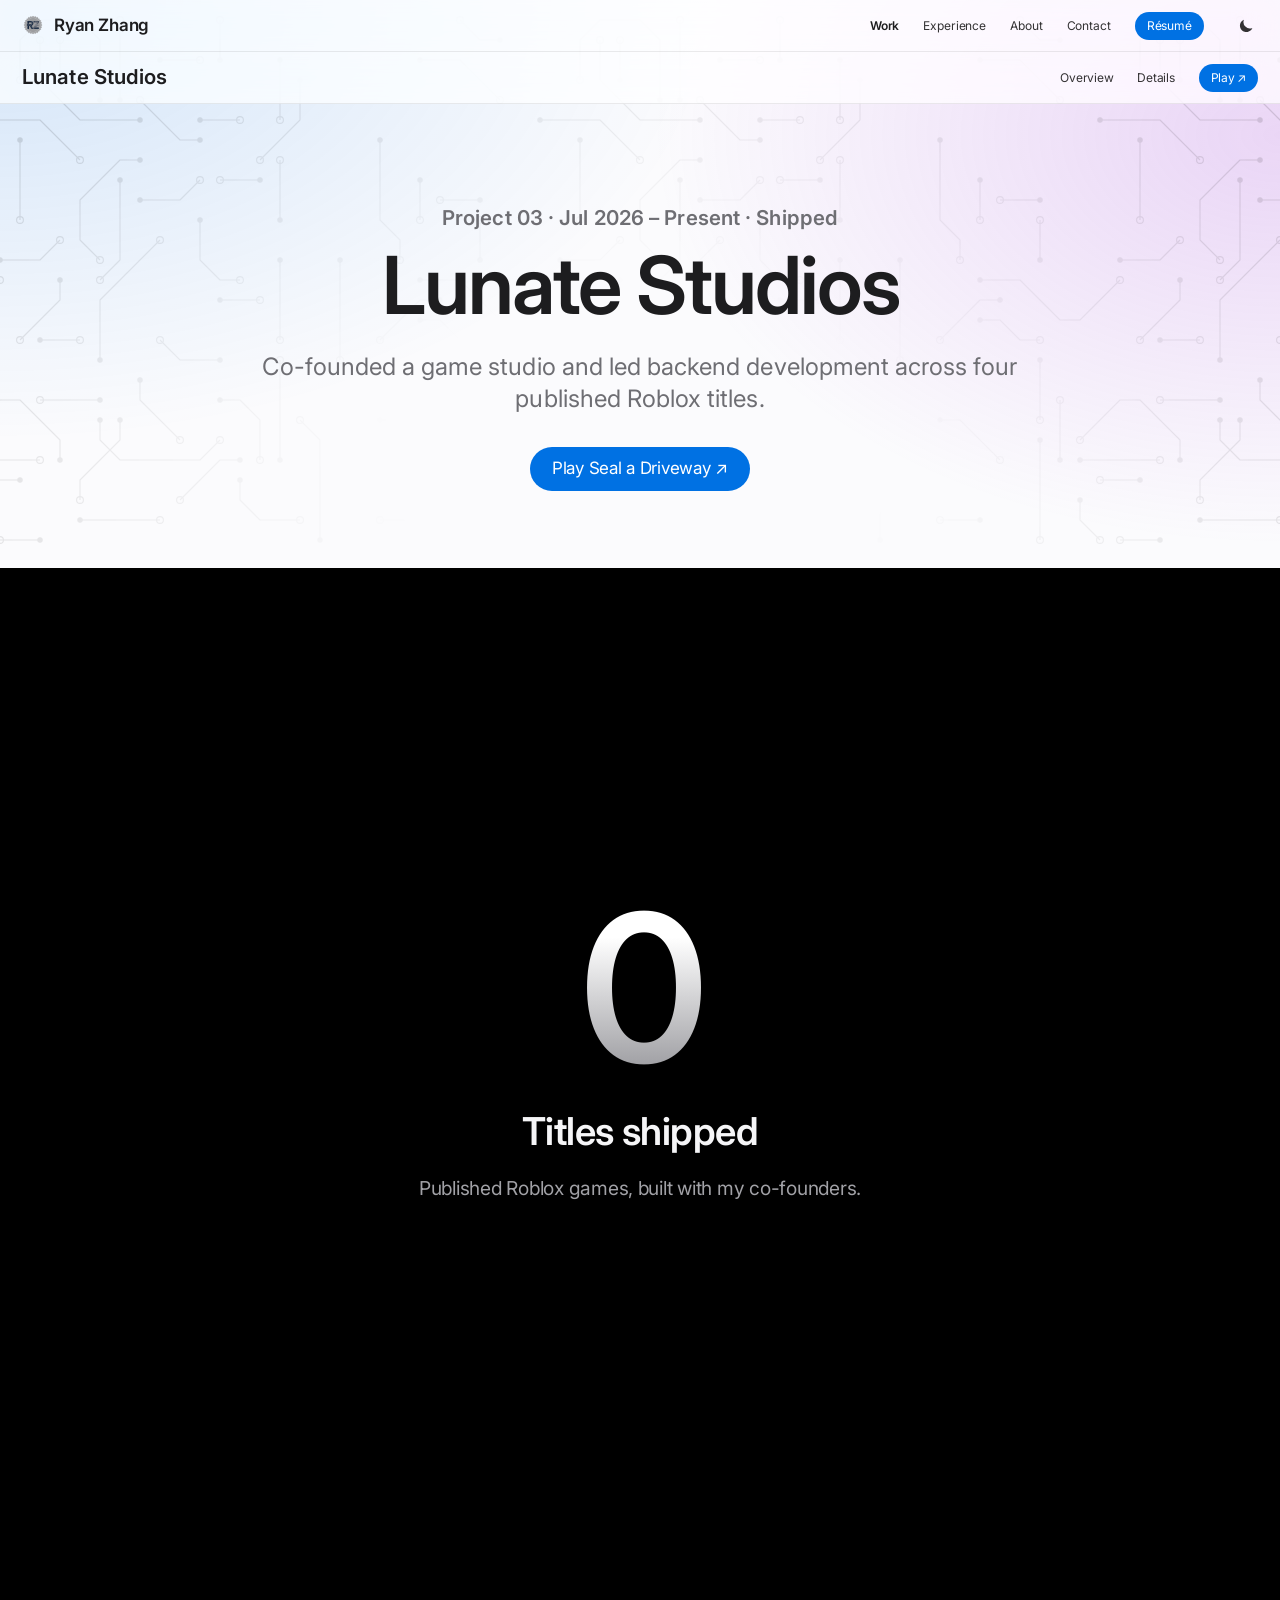
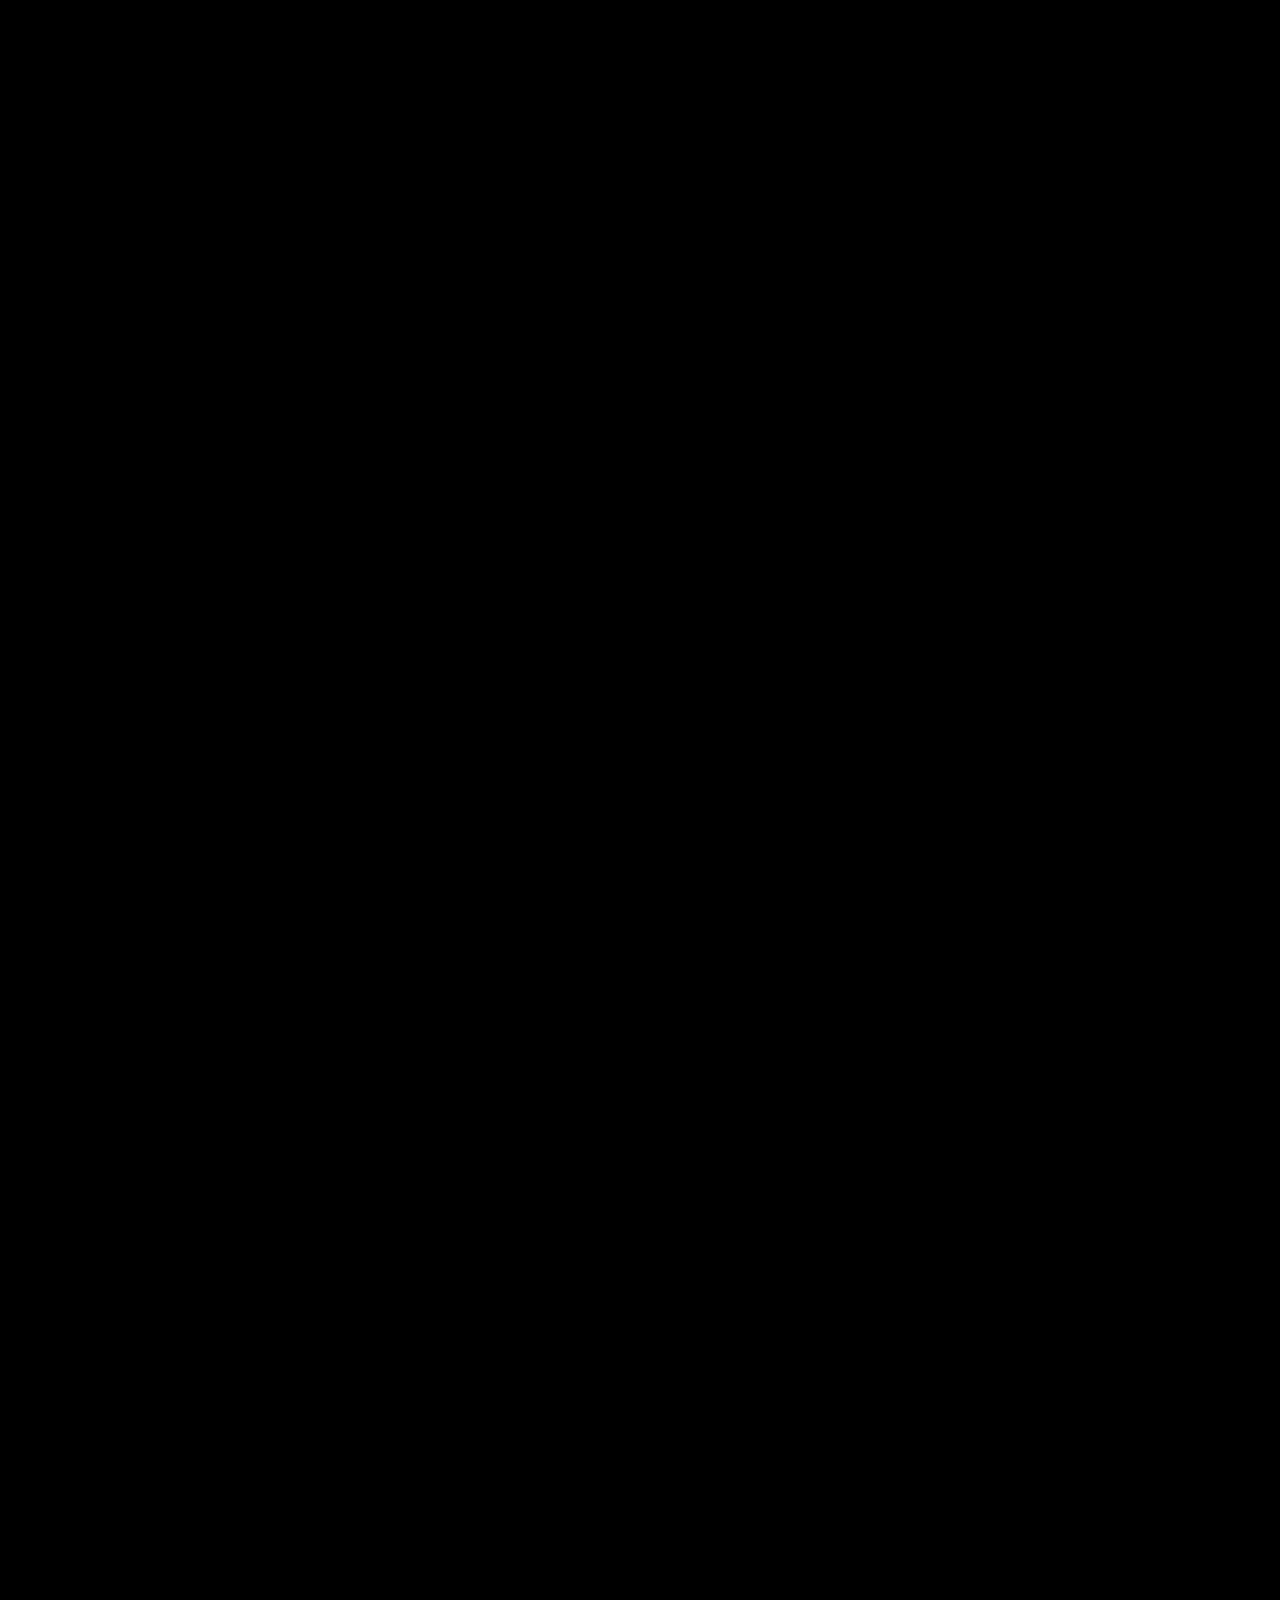
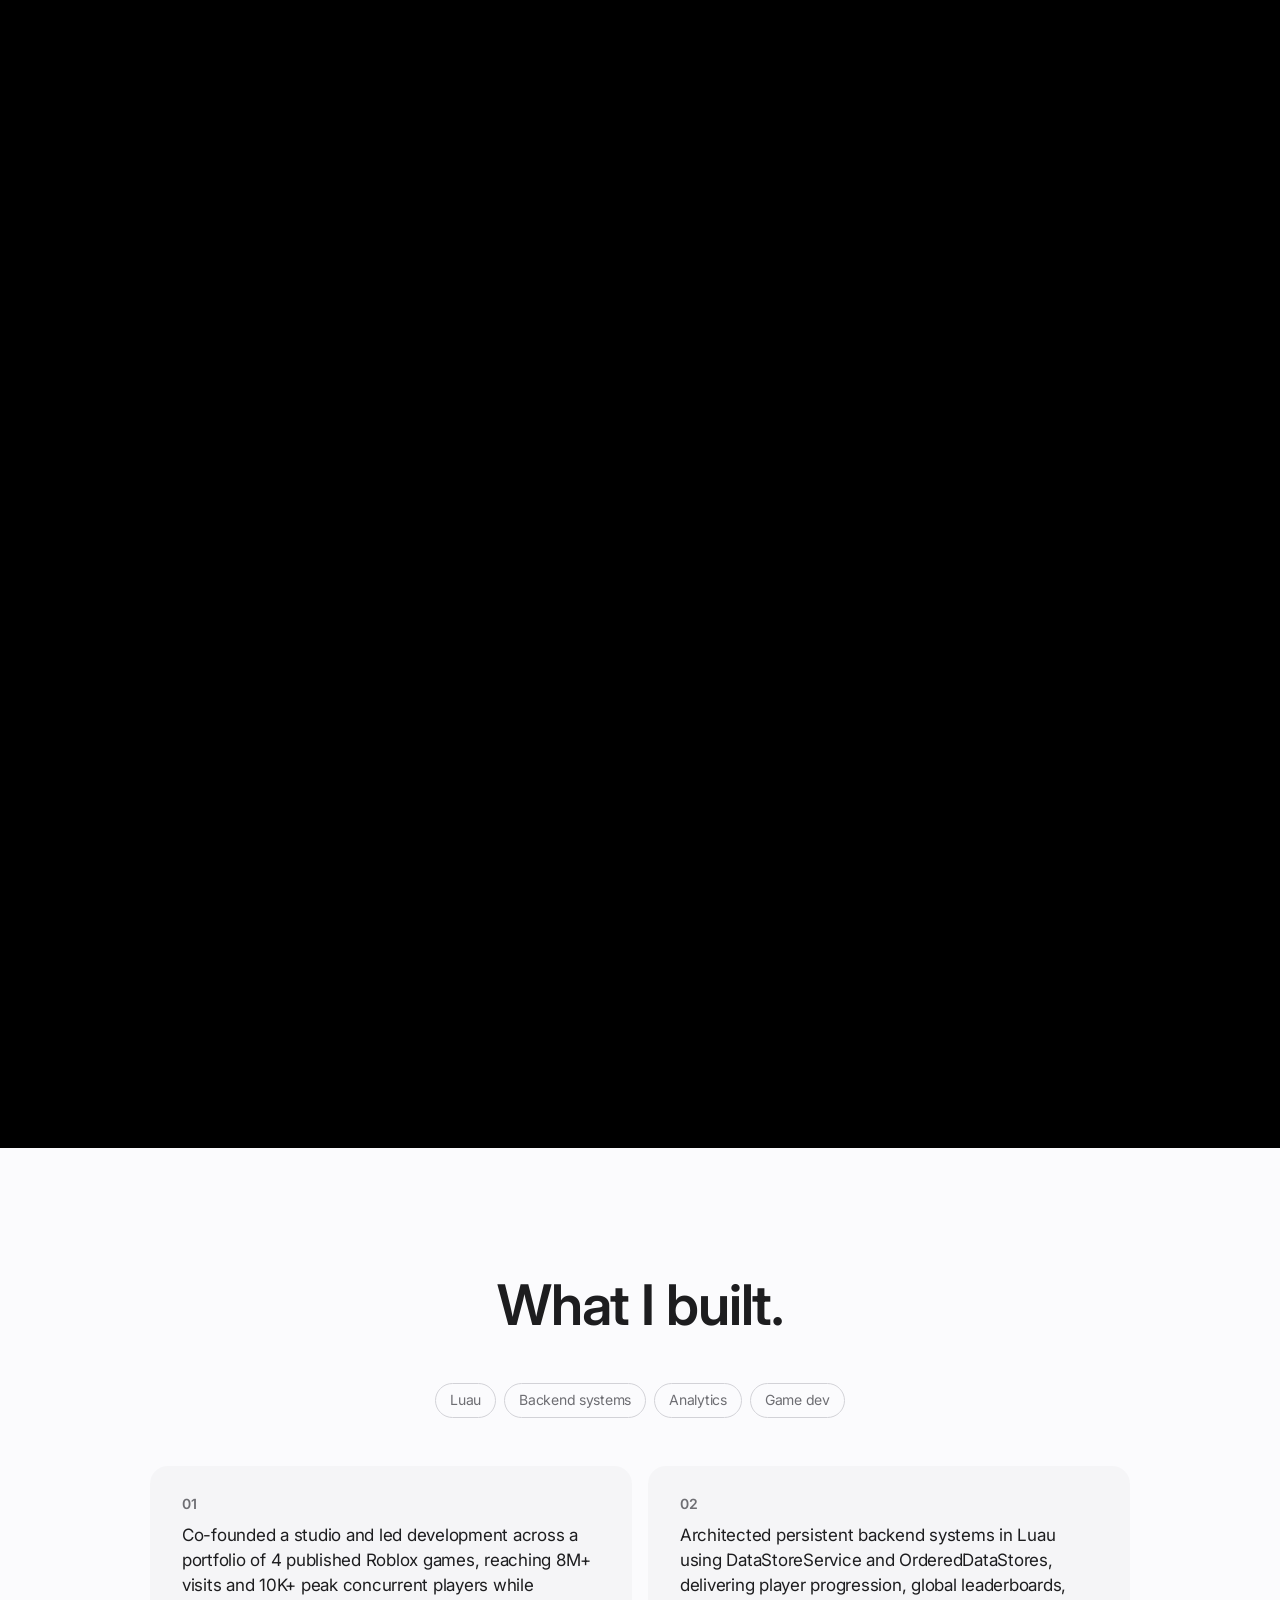
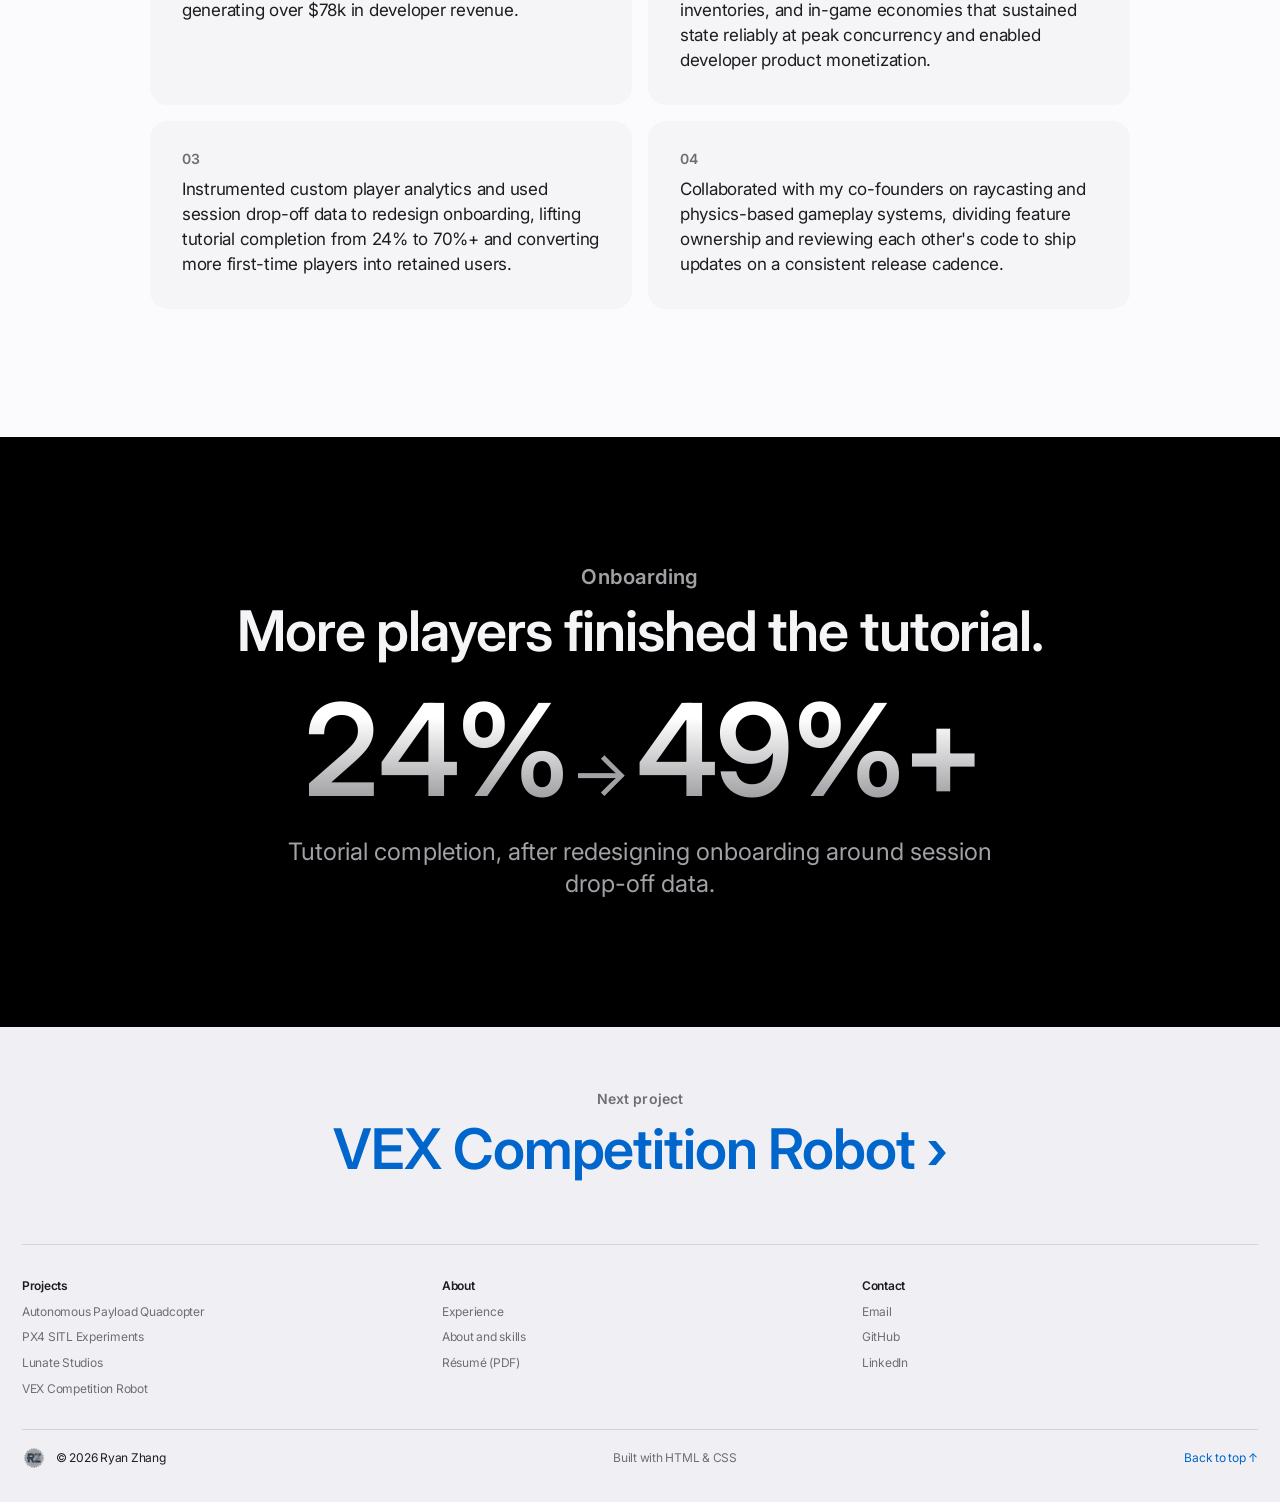
<file: lunate.html>
<!DOCTYPE html>
<html lang="en">
<head>
<meta charset="UTF-8">
<meta name="viewport" content="width=device-width, initial-scale=1, viewport-fit=cover">
<title>Lunate Studios · Ryan Zhang</title>
<meta name="description" content="Lunate Studios: a game studio Ryan co-founded, with four published Roblox titles, 8M+ visits, 10K+ peak concurrent players and $78K+ in developer revenue.">
<meta name="theme-color" content="#fbfbfd">
<meta property="og:type" content="article">
<meta property="og:url" content="https://ryanzhang-ca.github.io/lunate.html">
<meta property="og:title" content="Lunate Studios · Ryan Zhang">
<meta property="og:description" content="Lunate Studios: a game studio Ryan co-founded, with four published Roblox titles, 8M+ visits, 10K+ peak concurrent players and $78K+ in developer revenue.">
<meta property="og:image" content="https://ryanzhang-ca.github.io/images/rz-logo.png">
<meta name="twitter:card" content="summary">
<link rel="icon" type="image/png" href="images/rz-logo.png">
<link rel="apple-touch-icon" href="images/rz-logo.png">
<link rel="preconnect" href="https://fonts.googleapis.com">
<link rel="preconnect" href="https://fonts.gstatic.com" crossorigin>
<link href="https://fonts.googleapis.com/css2?family=Inter:opsz,wght@14..32,400..700&display=swap" rel="stylesheet">
<link rel="stylesheet" href="styles.css">
<script>
  // Before the first paint: apply a saved light/dark choice and switch on the
  // scroll effects. If site.js never runs, everything is shown plainly.
  (function () {
    var r = document.documentElement, t = null;
    try { t = localStorage.getItem('theme'); } catch (e) {}
    if (t === 'light' || t === 'dark') r.setAttribute('data-theme', t);
    r.classList.add('js');
    if (!(window.matchMedia && matchMedia('(prefers-reduced-motion: reduce)').matches)) r.classList.add('scenes-on');
    window.addEventListener('load', function () { if (!window.revealReady) { r.classList.remove('js'); r.classList.remove('scenes-on'); } });
  })();
</script>
</head>
<body>
<a class="skip" href="#main">Skip to content</a>

<header class="nav nav--static">
  <div class="nav-in wide">
    <a class="who" href="index.html"><img src="images/rz-logo.png" alt="" width="22" height="22">Ryan Zhang</a>
    <nav id="site-menu" aria-label="Primary">
      <a href="index.html#work" aria-current="page">Work</a>
      <a href="experience.html">Experience</a>
      <a href="about.html">About</a>
      <a href="index.html#contact">Contact</a>
      <a class="pill pill-sm" href="Ryan_Zhang_Resume.pdf" target="_blank" rel="noopener">Résumé<span class="sr-only"> (PDF, opens in a new tab)</span></a>
    </nav>
    <button class="theme-btn" type="button" aria-label="Switch to dark mode"><svg class="moon" viewBox="0 0 24 24" aria-hidden="true"><path fill="currentColor" d="M20.5 14.7A8.6 8.6 0 0 1 9.3 3.5a8.6 8.6 0 1 0 11.2 11.2z"/></svg><svg class="sun" viewBox="0 0 24 24" aria-hidden="true"><circle cx="12" cy="12" r="4.4" fill="currentColor"/><path stroke="currentColor" stroke-width="2" stroke-linecap="round" d="M12 1.8v2.4M12 19.8v2.4M1.8 12h2.4M19.8 12h2.4M4.8 4.8l1.7 1.7M17.5 17.5l1.7 1.7M4.8 19.2l1.7-1.7M17.5 6.5l1.7-1.7"/></svg></button>
    <button class="menu-btn" type="button" aria-expanded="false" aria-controls="site-menu" aria-label="Open menu"><span></span><span></span></button>
  </div>
</header>

<div class="localnav">
  <div class="localnav-in wide">
    <a class="ln-title" href="#top" title="Back to top">Lunate Studios</a>
    <nav aria-label="Lunate Studios">
      <a href="#overview">Overview</a>
      <a href="#details">Details</a>
      <a class="pill pill-sm" href="https://www.roblox.com/games/120014184236770/Seal-A-Driveway" target="_blank" rel="noopener">Play ↗<span class="sr-only"> (opens in a new tab)</span></a>
    </nav>
  </div>
</div>

<main id="main">
  <section class="page-hero">
    <div class="wrap center reveal stagger">
      <p class="eyebrow">Project 03 · Jul 2026 – Present · Shipped</p>
      <h1 class="page-title">Lunate Studios</h1>
      <p class="intro">Co-founded a game studio and led backend development across four published Roblox titles.</p>
      <div class="ctas"><a class="pill" href="https://www.roblox.com/games/120014184236770/Seal-A-Driveway" target="_blank" rel="noopener">Play Seal a Driveway ↗<span class="sr-only"> (opens in a new tab)</span></a></div>
    </div>
  </section>

  <section class="scene scene--stats" id="overview" aria-label="Lunate Studios in numbers" style="--len: 420">
    <div class="scene-stage wide">
      <div class="scene-copy">
        <div class="beat" data-from="0" data-to="0.24">
          <span class="big-num" data-scrub>4</span><span class="big-label">Titles shipped</span>
          <p>Published Roblox games, built with my co-founders.</p>
        </div>
        <div class="beat" data-from="0.28" data-to="0.48">
          <span class="big-num" data-scrub>8M+</span><span class="big-label">Total visits</span>
          <p>Across the four titles.</p>
        </div>
        <div class="beat" data-from="0.52" data-to="0.72">
          <span class="big-num" data-scrub>10K+</span><span class="big-label">Peak concurrent players</span>
          <p>Backend systems that kept player data reliable at peak.</p>
        </div>
        <div class="beat" data-from="0.76" data-to="1">
          <span class="big-num" data-scrub>$78K+</span><span class="big-label">Developer revenue</span>
          <p>From in-game economies and developer product monetization.</p>
        </div>
      </div>
    </div>
  </section>

  <section class="section" id="details" aria-labelledby="details-title">
    <div class="wrap center reveal">
      <h2 class="headline" id="details-title">What I built.</h2>
      <ul class="chips reveal stagger" aria-label="Tools"><li>Luau</li><li>Backend systems</li><li>Analytics</li><li>Game dev</li></ul>
    </div>
    <ol class="tiles wrap reveal stagger">
      <li>Co-founded a studio and led development across a portfolio of 4 published Roblox games, reaching 8M+ visits and 10K+ peak concurrent players while generating over $78k in developer revenue.</li>
      <li>Architected persistent backend systems in Luau using DataStoreService and OrderedDataStores, delivering player progression, global leaderboards, inventories, and in-game economies that sustained state reliably at peak concurrency and enabled developer product monetization.</li>
      <li>Instrumented custom player analytics and used session drop-off data to redesign onboarding, lifting tutorial completion from 24% to 70%+ and converting more first-time players into retained users.</li>
      <li>Collaborated with my co-founders on raycasting and physics-based gameplay systems, dividing feature ownership and reviewing each other's code to ship updates on a consistent release cadence.</li>
    </ol>
  </section>

  <section class="section dark" aria-labelledby="onboarding-title">
    <div class="wrap center reveal">
      <p class="eyebrow">Onboarding</p>
      <h2 class="headline" id="onboarding-title">More players finished the tutorial.</h2>
      <p class="big-inline"><span class="big-num">24%</span><span class="arrow" aria-hidden="true">→</span><span class="big-num" data-count>70%+</span></p>
      <p class="sub">Tutorial completion, after redesigning onboarding around session drop-off data.</p>
    </div>
  </section>

  <a class="next alt" href="vex.html">
    <p class="eyebrow">Next project</p>
    <p class="headline">VEX Competition Robot ›</p>
  </a>
</main>

<footer class="foot">
  <div class="wide">
    <div class="foot-dir">
      <div>
        <h2>Projects</h2>
        <ul>
          <li><a href="quadcopter.html">Autonomous Payload Quadcopter</a></li>
          <li><a href="px4.html">PX4 SITL Experiments</a></li>
          <li><a href="lunate.html">Lunate Studios</a></li>
          <li><a href="vex.html">VEX Competition Robot</a></li>
        </ul>
      </div>
      <div>
        <h2>About</h2>
        <ul>
          <li><a href="experience.html">Experience</a></li>
          <li><a href="about.html">About and skills</a></li>
          <li><a href="Ryan_Zhang_Resume.pdf" target="_blank" rel="noopener">Résumé (PDF)<span class="sr-only"> (PDF, opens in a new tab)</span></a></li>
        </ul>
      </div>
      <div>
        <h2>Contact</h2>
        <ul>
          <li><a href="mailto:ryan.zhang1@uwaterloo.ca">Email</a></li>
          <li><a href="https://github.com/ryanzhang-ca" target="_blank" rel="noopener">GitHub<span class="sr-only"> (opens in a new tab)</span></a></li>
          <li><a href="https://linkedin.com/in/ryanzhangca" target="_blank" rel="noopener">LinkedIn<span class="sr-only"> (opens in a new tab)</span></a></li>
        </ul>
      </div>
    </div>
    <div class="foot-in">
      <span class="f1"><img class="mark" src="images/rz-logo.png" alt="" width="24" height="24">© 2026 Ryan Zhang</span>
      <span class="f2">Built with HTML &amp; CSS</span>
      <a class="f3" href="#top">Back to top ↑</a>
    </div>
  </div>
</footer>

<script src="site.js" defer></script>
</body>
</html>
</file>
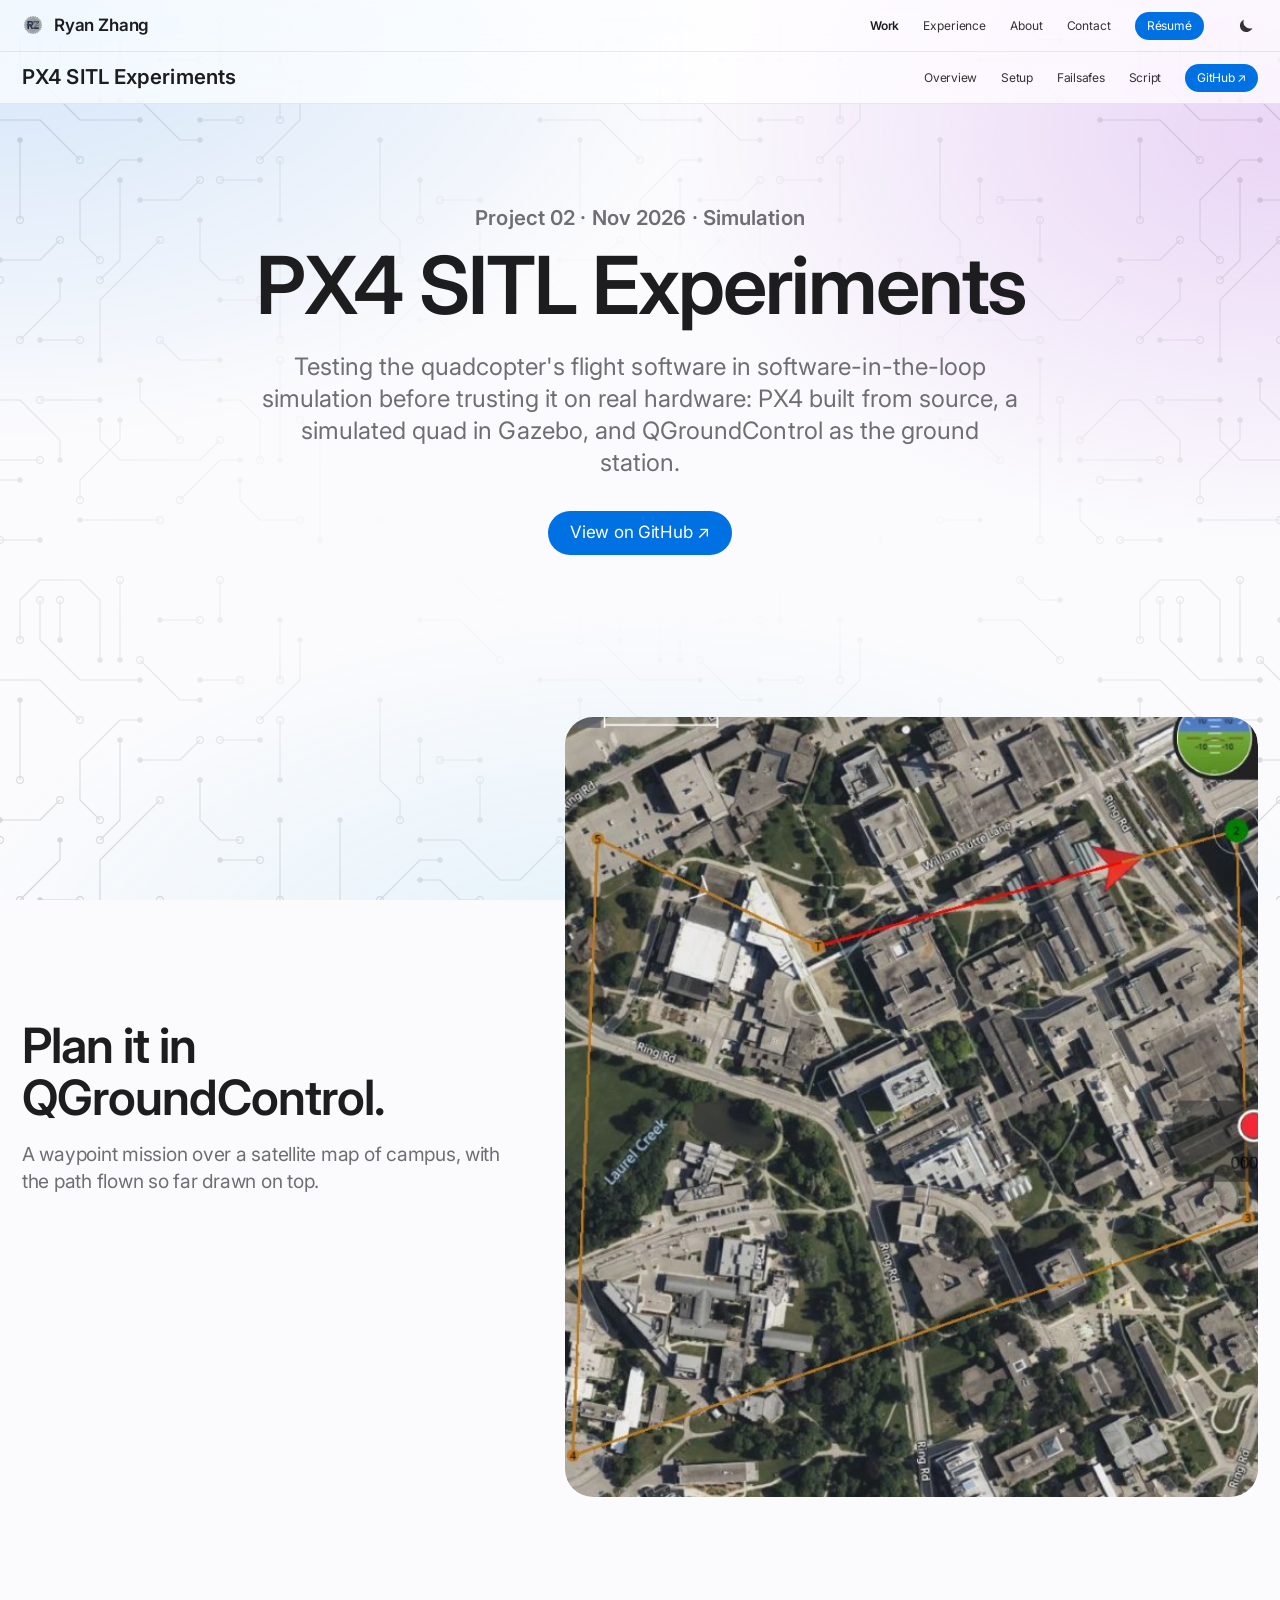
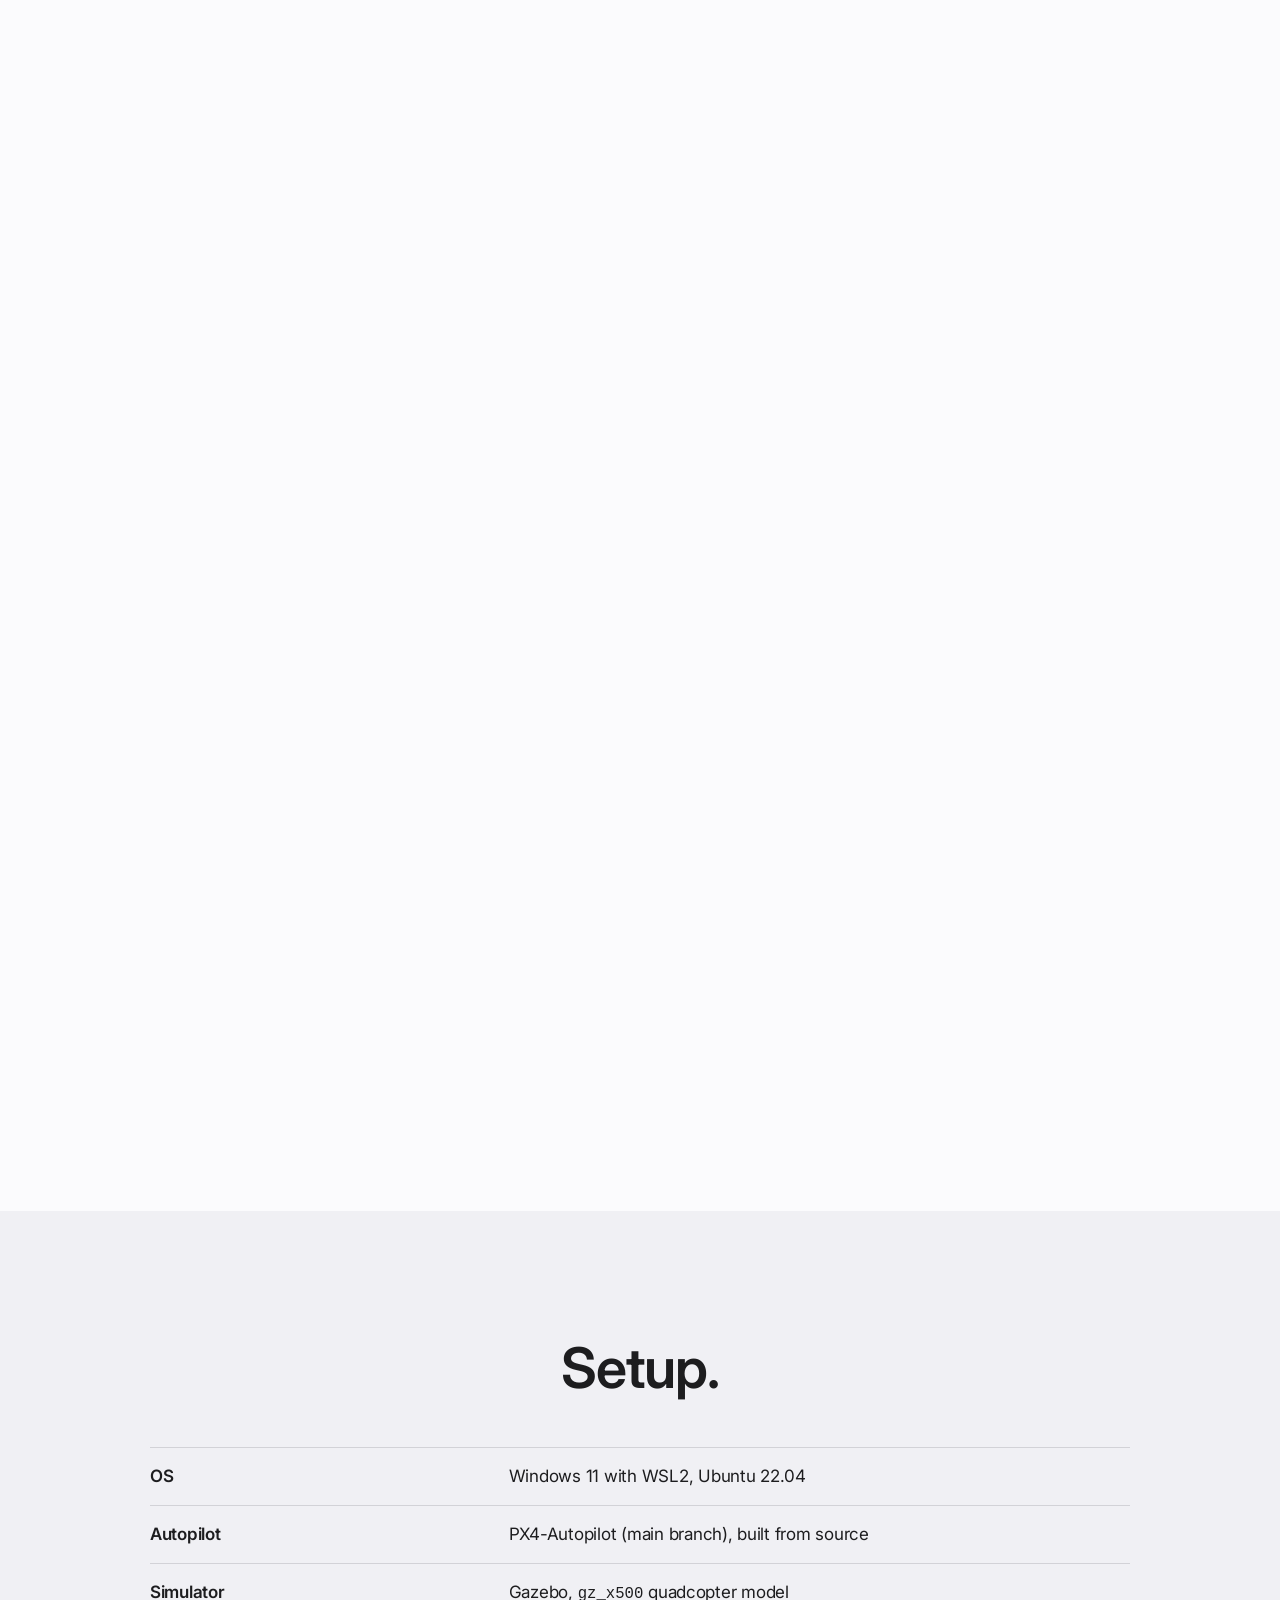
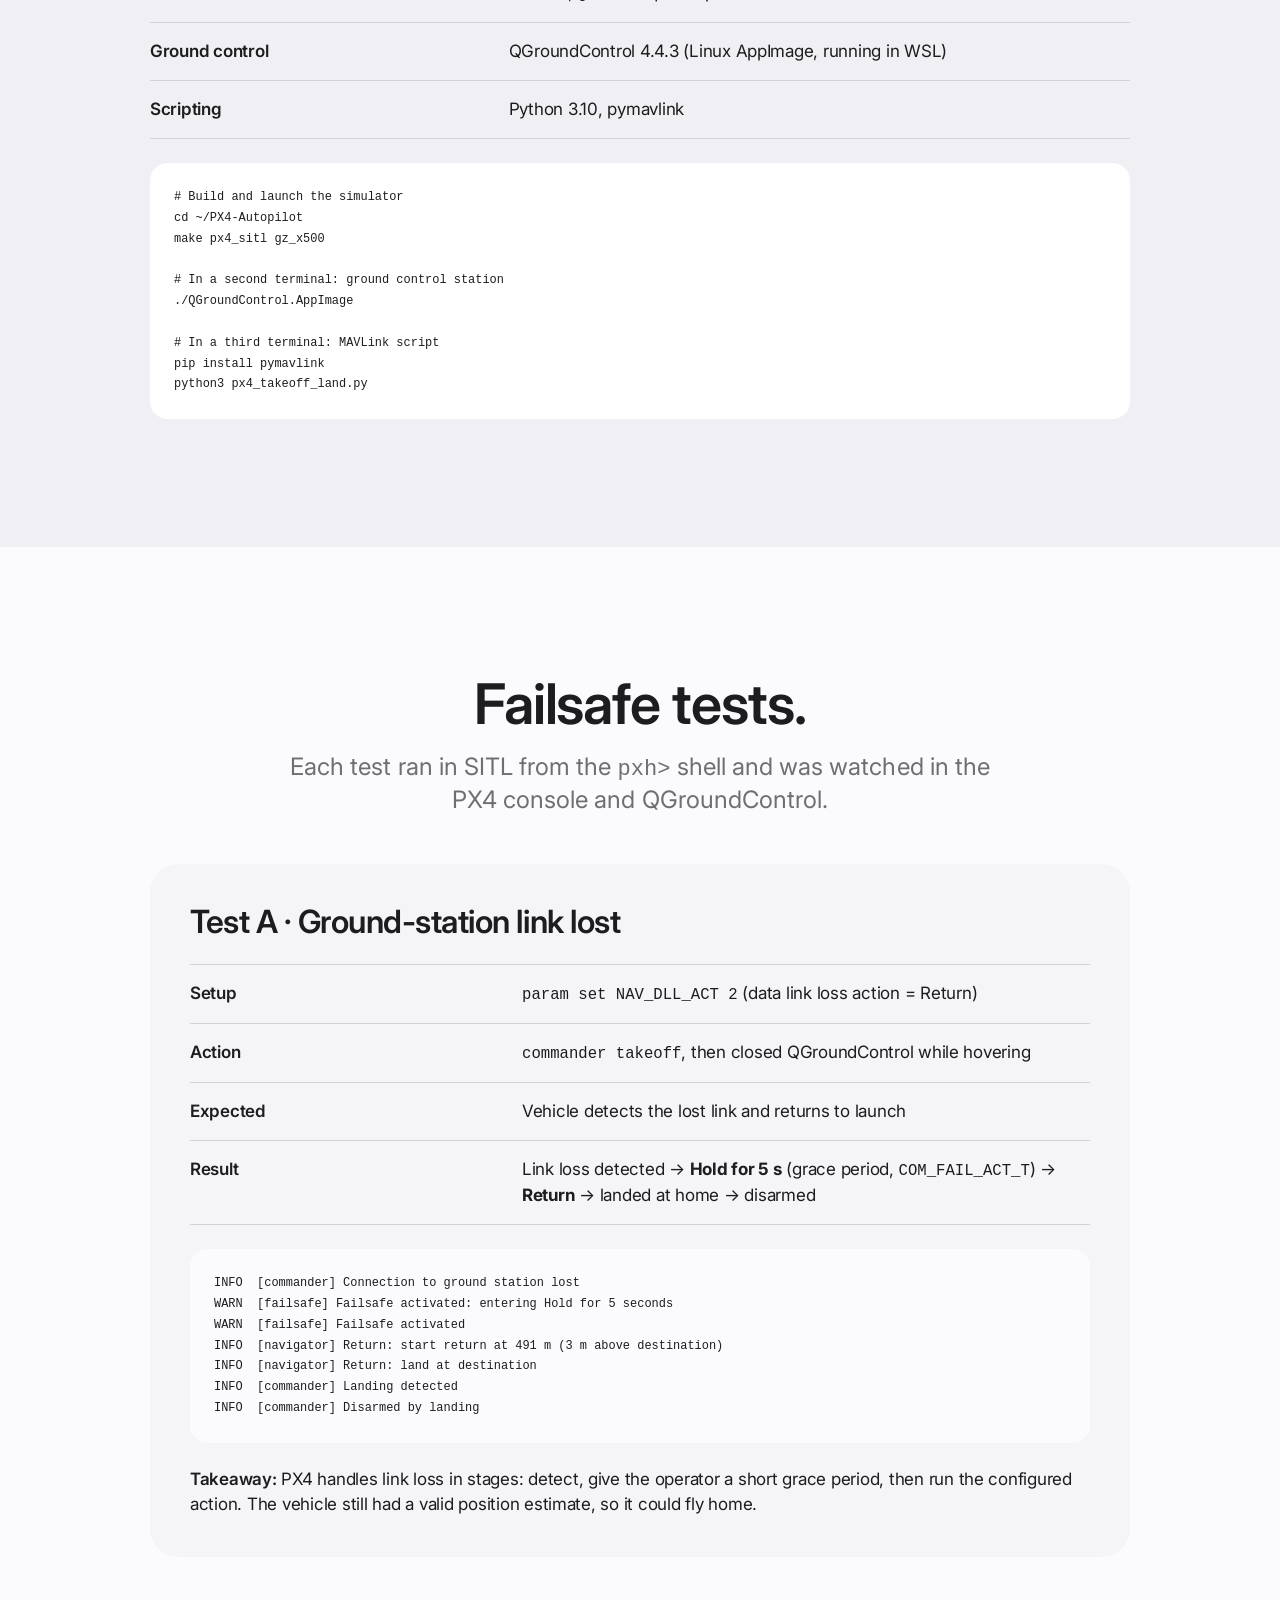
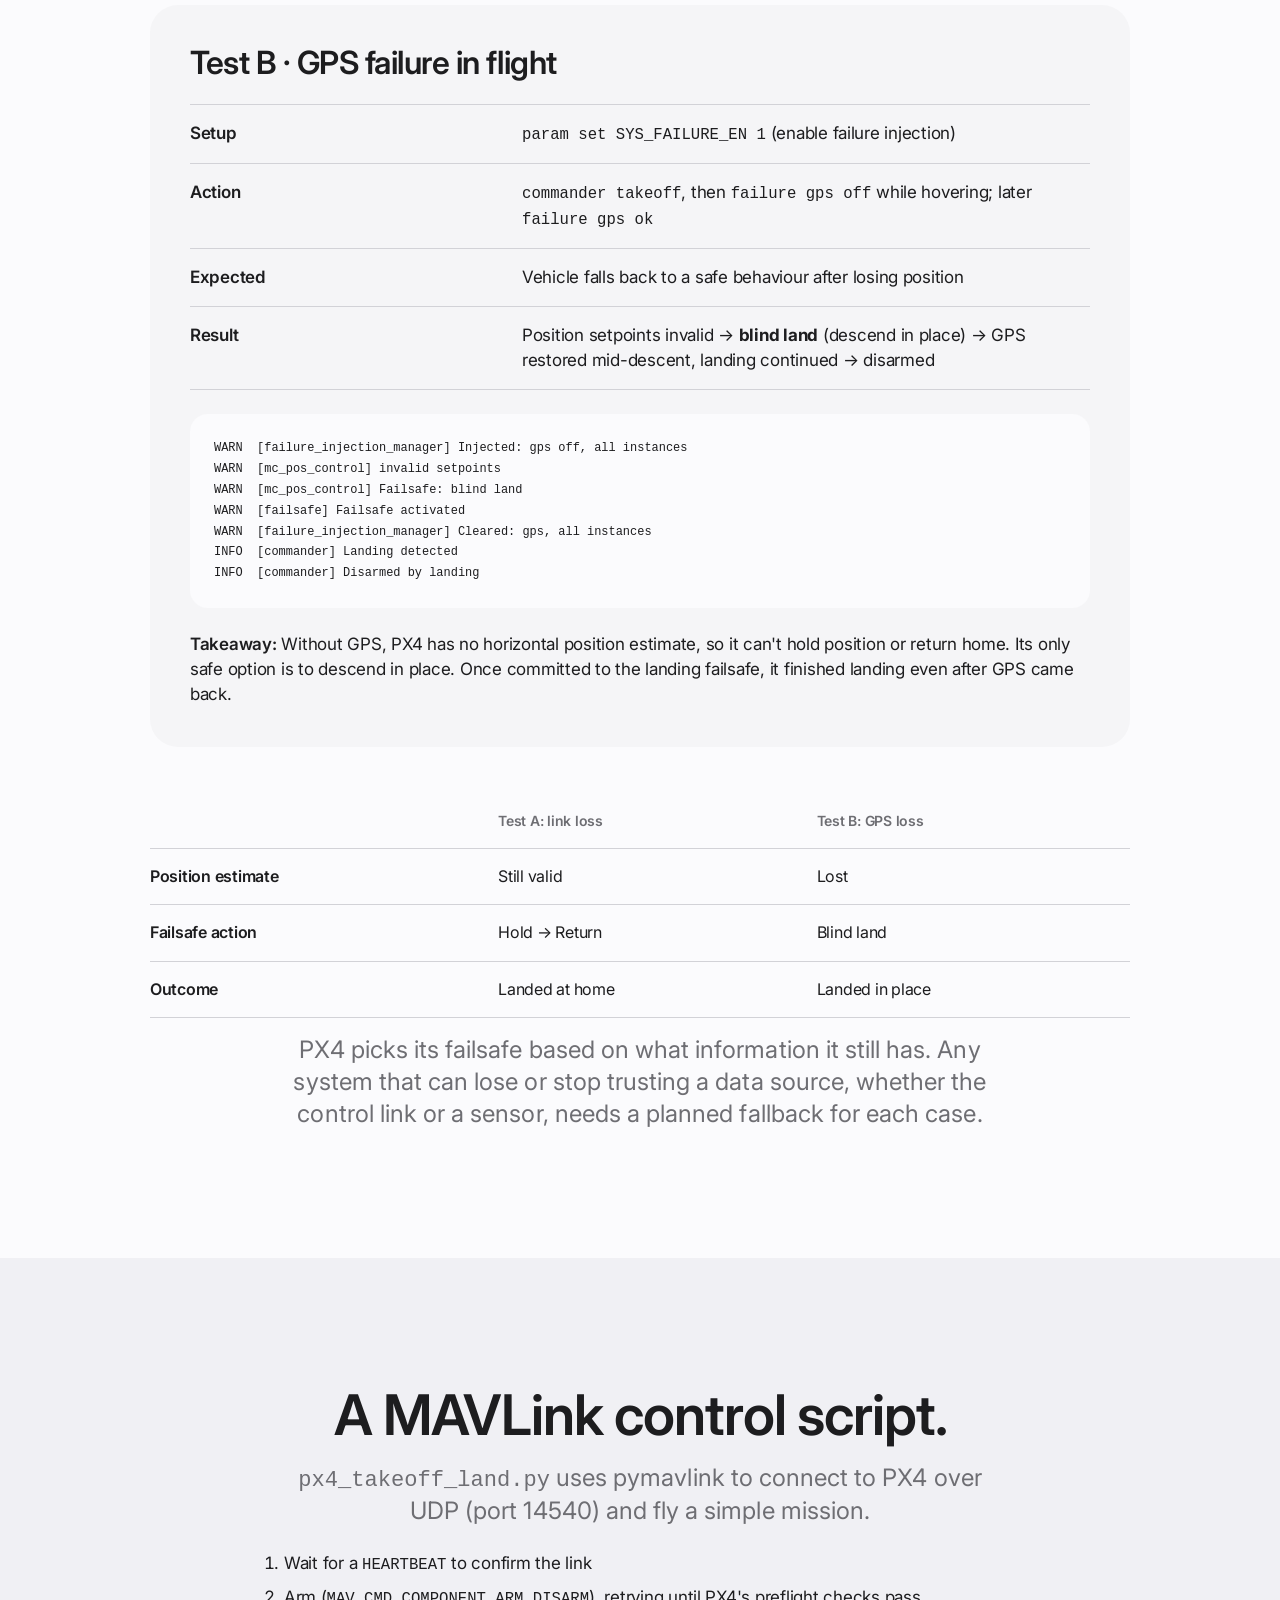
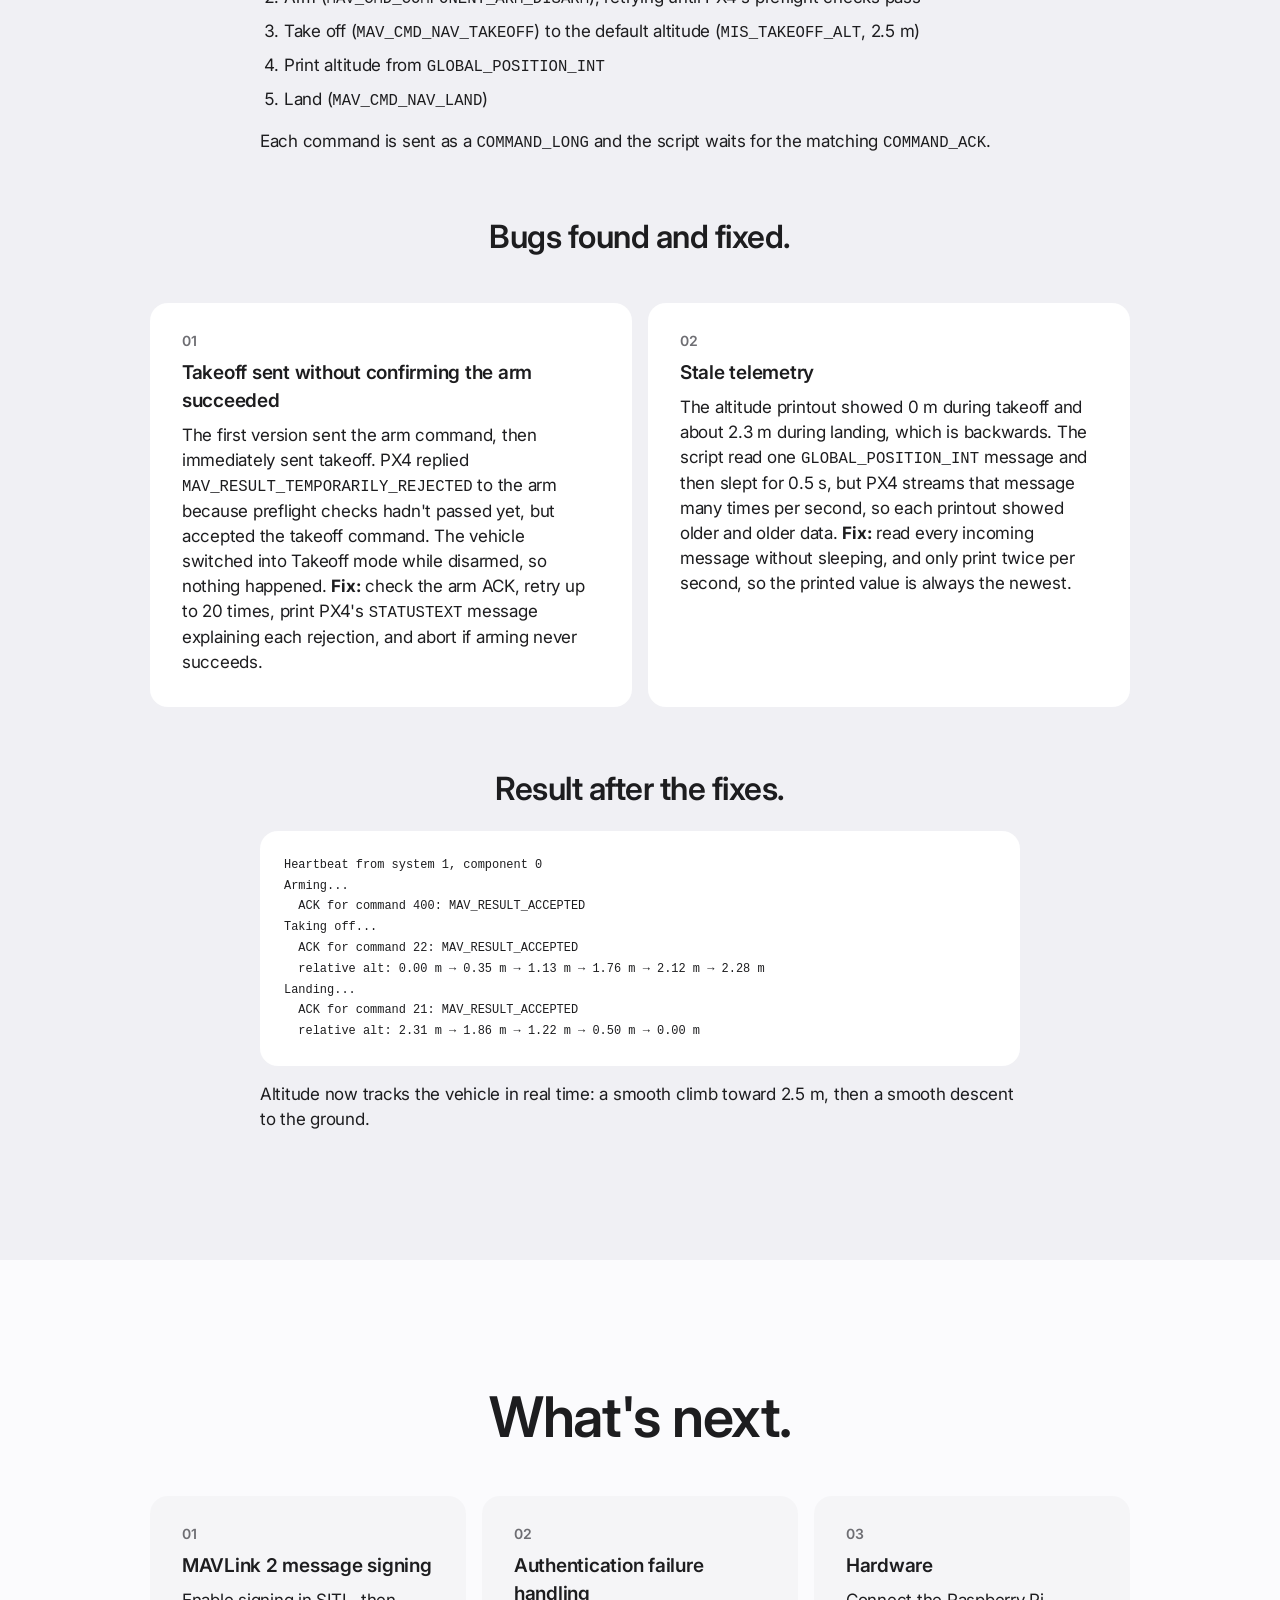
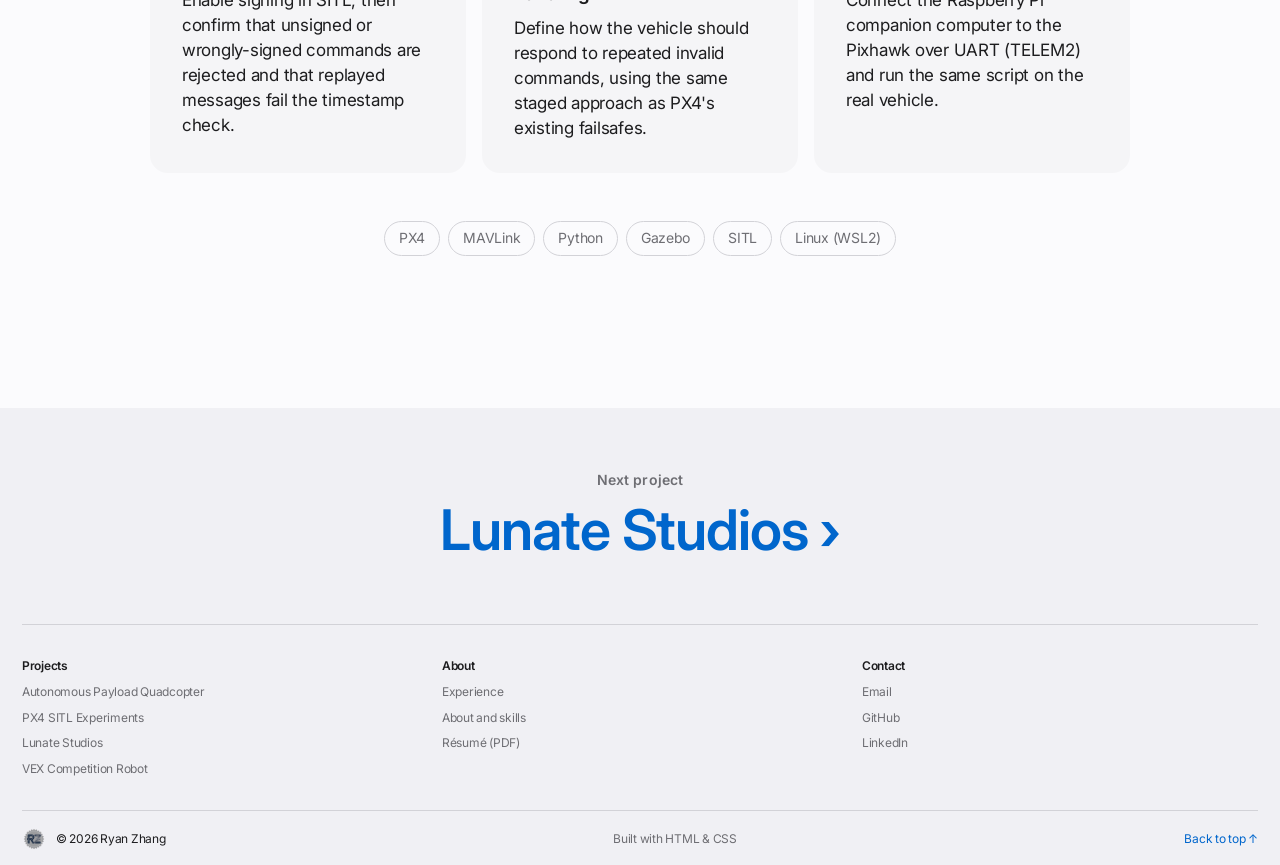
<file: px4.html>
<!DOCTYPE html>
<html lang="en">
<head>
<meta charset="UTF-8">
<meta name="viewport" content="width=device-width, initial-scale=1, viewport-fit=cover">
<title>PX4 SITL Experiments · Ryan Zhang</title>
<meta name="description" content="Testing the quadcopter&#x27;s flight software in software-in-the-loop simulation: PX4 built from source, a simulated quad in Gazebo, failsafe tests, and a Python MAVLink script.">
<meta name="theme-color" content="#fbfbfd">
<meta property="og:type" content="article">
<meta property="og:url" content="https://ryanzhang-ca.github.io/px4.html">
<meta property="og:title" content="PX4 SITL Experiments · Ryan Zhang">
<meta property="og:description" content="Testing the quadcopter&#x27;s flight software in software-in-the-loop simulation: PX4 built from source, a simulated quad in Gazebo, failsafe tests, and a Python MAVLink script.">
<meta property="og:image" content="https://ryanzhang-ca.github.io/images/px4-sitl-flight.jpg">
<meta name="twitter:card" content="summary_large_image">
<link rel="icon" type="image/png" href="images/rz-logo.png">
<link rel="apple-touch-icon" href="images/rz-logo.png">
<link rel="preconnect" href="https://fonts.googleapis.com">
<link rel="preconnect" href="https://fonts.gstatic.com" crossorigin>
<link href="https://fonts.googleapis.com/css2?family=Inter:opsz,wght@14..32,400..700&display=swap" rel="stylesheet">
<link rel="stylesheet" href="styles.css">
<script>
  // Before the first paint: apply a saved light/dark choice and switch on the
  // scroll effects. If site.js never runs, everything is shown plainly.
  (function () {
    var r = document.documentElement, t = null;
    try { t = localStorage.getItem('theme'); } catch (e) {}
    if (t === 'light' || t === 'dark') r.setAttribute('data-theme', t);
    r.classList.add('js');
    if (!(window.matchMedia && matchMedia('(prefers-reduced-motion: reduce)').matches)) r.classList.add('scenes-on');
    window.addEventListener('load', function () { if (!window.revealReady) { r.classList.remove('js'); r.classList.remove('scenes-on'); } });
  })();
</script>
</head>
<body>
<a class="skip" href="#main">Skip to content</a>

<header class="nav nav--static">
  <div class="nav-in wide">
    <a class="who" href="index.html"><img src="images/rz-logo.png" alt="" width="22" height="22">Ryan Zhang</a>
    <nav id="site-menu" aria-label="Primary">
      <a href="index.html#work" aria-current="page">Work</a>
      <a href="experience.html">Experience</a>
      <a href="about.html">About</a>
      <a href="index.html#contact">Contact</a>
      <a class="pill pill-sm" href="Ryan_Zhang_Resume.pdf" target="_blank" rel="noopener">Résumé<span class="sr-only"> (PDF, opens in a new tab)</span></a>
    </nav>
    <button class="theme-btn" type="button" aria-label="Switch to dark mode"><svg class="moon" viewBox="0 0 24 24" aria-hidden="true"><path fill="currentColor" d="M20.5 14.7A8.6 8.6 0 0 1 9.3 3.5a8.6 8.6 0 1 0 11.2 11.2z"/></svg><svg class="sun" viewBox="0 0 24 24" aria-hidden="true"><circle cx="12" cy="12" r="4.4" fill="currentColor"/><path stroke="currentColor" stroke-width="2" stroke-linecap="round" d="M12 1.8v2.4M12 19.8v2.4M1.8 12h2.4M19.8 12h2.4M4.8 4.8l1.7 1.7M17.5 17.5l1.7 1.7M4.8 19.2l1.7-1.7M17.5 6.5l1.7-1.7"/></svg></button>
    <button class="menu-btn" type="button" aria-expanded="false" aria-controls="site-menu" aria-label="Open menu"><span></span><span></span></button>
  </div>
</header>

<div class="localnav">
  <div class="localnav-in wide">
    <a class="ln-title" href="#top" title="Back to top">PX4 SITL Experiments</a>
    <nav aria-label="PX4 SITL Experiments">
      <a href="#overview">Overview</a>
      <a href="#setup">Setup</a>
      <a href="#failsafes">Failsafes</a>
      <a href="#script">Script</a>
      <a class="pill pill-sm" href="https://github.com/ryanzhang-ca/px4-sitl-experiments" target="_blank" rel="noopener">GitHub ↗<span class="sr-only"> (opens in a new tab)</span></a>
    </nav>
  </div>
</div>

<main id="main">
  <section class="page-hero">
    <div class="wrap center reveal stagger">
      <p class="eyebrow">Project 02 · Nov 2026 · Simulation</p>
      <h1 class="page-title">PX4 SITL Experiments</h1>
      <p class="intro">Testing the quadcopter's flight software in software-in-the-loop simulation before trusting it on real hardware: PX4 built from source, a simulated quad in Gazebo, and QGroundControl as the ground station.</p>
      <div class="ctas"><a class="pill" href="https://github.com/ryanzhang-ca/px4-sitl-experiments" target="_blank" rel="noopener">View on GitHub ↗<span class="sr-only"> (opens in a new tab)</span></a></div>
    </div>
  </section>

  <section class="scene" id="overview" style="--len: 420">
    <div class="scene-stage wide">
      <div class="scene-copy">
        <div class="beat" data-from="0" data-to="0.3">
          <h2>Plan it in QGroundControl.</h2>
          <p>A waypoint mission over a satellite map of campus, with the path flown so far drawn on top.</p>
        </div>
        <div class="beat" data-from="0.36" data-to="0.64">
          <h2>Fly it in Gazebo.</h2>
          <p>PX4, built from source, flies a simulated quadcopter in software-in-the-loop, so a mistake costs nothing.</p>
        </div>
        <div class="beat" data-from="0.7" data-to="1">
          <h2>Then break it on purpose.</h2>
          <p>Cut the ground-station link. Kill the GPS. Watch how PX4 decides what to do next.</p>
          <div class="ctas"><a class="more" href="#failsafes">See the tests</a></div>
        </div>
      </div>
      <div class="scene-media">
        <canvas data-src="images/px4-sitl-flight.jpg" data-camera='[[0,0.25,0.5,1.25],[0.3,0.25,0.5,1.25],[0.5,0.75,0.5,1.25],[0.66,0.76,0.52,1.9],[0.74,0.76,0.52,1.9],[0.92,0.5,0.5,1],[1,0.5,0.5,1]]' role="img" aria-label="A simulated waypoint mission: QGroundControl on the left shows the planned route over a satellite map of the University of Waterloo campus and the path flown so far; Gazebo on the right shows the simulated quadcopter in flight."></canvas>
        <img class="scene-fallback" src="images/px4-sitl-flight.jpg" alt="A simulated waypoint mission: QGroundControl on the left shows the planned route over a satellite map of the University of Waterloo campus and the path flown so far; Gazebo on the right shows the simulated quadcopter in flight." width="1600" height="900">
      </div>
    </div>
  </section>

  <section class="section alt" id="setup" aria-labelledby="setup-title">
    <div class="wrap reveal">
      <h2 class="headline center" id="setup-title">Setup.</h2>
      <dl class="spec">
        <div><dt>OS</dt><dd>Windows 11 with WSL2, Ubuntu 22.04</dd></div>
        <div><dt>Autopilot</dt><dd>PX4-Autopilot (main branch), built from source</dd></div>
        <div><dt>Simulator</dt><dd>Gazebo, <code>gz_x500</code> quadcopter model</dd></div>
        <div><dt>Ground control</dt><dd>QGroundControl 4.4.3 (Linux AppImage, running in WSL)</dd></div>
        <div><dt>Scripting</dt><dd>Python 3.10, pymavlink</dd></div>
      </dl>
<pre><code># Build and launch the simulator
cd ~/PX4-Autopilot
make px4_sitl gz_x500

# In a second terminal: ground control station
./QGroundControl.AppImage

# In a third terminal: MAVLink script
pip install pymavlink
python3 px4_takeoff_land.py</code></pre>
    </div>
  </section>

  <section class="section" id="failsafes" aria-labelledby="fs-title">
    <div class="wrap center reveal">
      <h2 class="headline" id="fs-title">Failsafe tests.</h2>
      <p class="sub">Each test ran in SITL from the <code>pxh&gt;</code> shell and was watched in the PX4 console and QGroundControl.</p>
    </div>
    <div class="wrap">
      <article class="test reveal" aria-labelledby="test-a">
        <h3 class="h3" id="test-a">Test A · Ground-station link lost</h3>
        <dl class="spec">
          <div><dt>Setup</dt><dd><code>param set NAV_DLL_ACT 2</code> (data link loss action = Return)</dd></div>
          <div><dt>Action</dt><dd><code>commander takeoff</code>, then closed QGroundControl while hovering</dd></div>
          <div><dt>Expected</dt><dd>Vehicle detects the lost link and returns to launch</dd></div>
          <div><dt>Result</dt><dd>Link loss detected → <b>Hold for 5 s</b> (grace period, <code>COM_FAIL_ACT_T</code>) → <b>Return</b> → landed at home → disarmed</dd></div>
        </dl>
<pre><code>INFO  [commander] Connection to ground station lost
WARN  [failsafe] Failsafe activated: entering Hold for 5 seconds
WARN  [failsafe] Failsafe activated
INFO  [navigator] Return: start return at 491 m (3 m above destination)
INFO  [navigator] Return: land at destination
INFO  [commander] Landing detected
INFO  [commander] Disarmed by landing</code></pre>
        <p class="takeaway"><b>Takeaway:</b> PX4 handles link loss in stages: detect, give the operator a short grace period, then run the configured action. The vehicle still had a valid position estimate, so it could fly home.</p>
      </article>

      <article class="test reveal" aria-labelledby="test-b">
        <h3 class="h3" id="test-b">Test B · GPS failure in flight</h3>
        <dl class="spec">
          <div><dt>Setup</dt><dd><code>param set SYS_FAILURE_EN 1</code> (enable failure injection)</dd></div>
          <div><dt>Action</dt><dd><code>commander takeoff</code>, then <code>failure gps off</code> while hovering; later <code>failure gps ok</code></dd></div>
          <div><dt>Expected</dt><dd>Vehicle falls back to a safe behaviour after losing position</dd></div>
          <div><dt>Result</dt><dd>Position setpoints invalid → <b>blind land</b> (descend in place) → GPS restored mid-descent, landing continued → disarmed</dd></div>
        </dl>
<pre><code>WARN  [failure_injection_manager] Injected: gps off, all instances
WARN  [mc_pos_control] invalid setpoints
WARN  [mc_pos_control] Failsafe: blind land
WARN  [failsafe] Failsafe activated
WARN  [failure_injection_manager] Cleared: gps, all instances
INFO  [commander] Landing detected
INFO  [commander] Disarmed by landing</code></pre>
        <p class="takeaway"><b>Takeaway:</b> Without GPS, PX4 has no horizontal position estimate, so it can't hold position or return home. Its only safe option is to descend in place. Once committed to the landing failsafe, it finished landing even after GPS came back.</p>
      </article>

      <div class="table-wrap reveal">
        <table>
          <caption class="sr-only">Comparison of the two failsafe tests</caption>
          <thead><tr><th scope="col"></th><th scope="col">Test A: link loss</th><th scope="col">Test B: GPS loss</th></tr></thead>
          <tbody>
            <tr><th scope="row">Position estimate</th><td>Still valid</td><td>Lost</td></tr>
            <tr><th scope="row">Failsafe action</th><td>Hold → Return</td><td>Blind land</td></tr>
            <tr><th scope="row">Outcome</th><td>Landed at home</td><td>Landed in place</td></tr>
          </tbody>
        </table>
      </div>
      <p class="sub center reveal">PX4 picks its failsafe based on what information it still has. Any system that can lose or stop trusting a data source, whether the control link or a sensor, needs a planned fallback for each case.</p>
    </div>
  </section>

  <section class="section alt" id="script" aria-labelledby="script-title">
    <div class="wrap center reveal">
      <h2 class="headline" id="script-title">A MAVLink control script.</h2>
      <p class="sub"><code>px4_takeoff_land.py</code> uses pymavlink to connect to PX4 over UDP (port 14540) and fly a simple mission.</p>
    </div>
    <div class="wrap prose reveal">
      <ol class="steps">
        <li>Wait for a <code>HEARTBEAT</code> to confirm the link</li>
        <li>Arm (<code>MAV_CMD_COMPONENT_ARM_DISARM</code>), retrying until PX4's preflight checks pass</li>
        <li>Take off (<code>MAV_CMD_NAV_TAKEOFF</code>) to the default altitude (<code>MIS_TAKEOFF_ALT</code>, 2.5&nbsp;m)</li>
        <li>Print altitude from <code>GLOBAL_POSITION_INT</code></li>
        <li>Land (<code>MAV_CMD_NAV_LAND</code>)</li>
      </ol>
      <p>Each command is sent as a <code>COMMAND_LONG</code> and the script waits for the matching <code>COMMAND_ACK</code>.</p>
    </div>
    <div class="wrap">
      <h3 class="h3 center reveal" style="margin-top: var(--s8)">Bugs found and fixed.</h3>
      <ol class="tiles reveal stagger">
        <li><h3>Takeoff sent without confirming the arm succeeded</h3>The first version sent the arm command, then immediately sent takeoff. PX4 replied <code>MAV_RESULT_TEMPORARILY_REJECTED</code> to the arm because preflight checks hadn't passed yet, but accepted the takeoff command. The vehicle switched into Takeoff mode while disarmed, so nothing happened. <b>Fix:</b> check the arm ACK, retry up to 20 times, print PX4's <code>STATUSTEXT</code> message explaining each rejection, and abort if arming never succeeds.</li>
        <li><h3>Stale telemetry</h3>The altitude printout showed 0&nbsp;m during takeoff and about 2.3&nbsp;m during landing, which is backwards. The script read one <code>GLOBAL_POSITION_INT</code> message and then slept for 0.5&nbsp;s, but PX4 streams that message many times per second, so each printout showed older and older data. <b>Fix:</b> read every incoming message without sleeping, and only print twice per second, so the printed value is always the newest.</li>
      </ol>
      <h3 class="h3 center reveal" style="margin-top: var(--s8)">Result after the fixes.</h3>
      <div class="prose reveal">
<pre><code>Heartbeat from system 1, component 0
Arming...
  ACK for command 400: MAV_RESULT_ACCEPTED
Taking off...
  ACK for command 22: MAV_RESULT_ACCEPTED
  relative alt: 0.00 m → 0.35 m → 1.13 m → 1.76 m → 2.12 m → 2.28 m
Landing...
  ACK for command 21: MAV_RESULT_ACCEPTED
  relative alt: 2.31 m → 1.86 m → 1.22 m → 0.50 m → 0.00 m</code></pre>
        <p>Altitude now tracks the vehicle in real time: a smooth climb toward 2.5&nbsp;m, then a smooth descent to the ground.</p>
      </div>
    </div>
  </section>

  <section class="section" aria-labelledby="nextsteps-title">
    <div class="wrap center reveal">
      <h2 class="headline" id="nextsteps-title">What's next.</h2>
    </div>
    <ol class="tiles tiles-3 wrap reveal stagger">
      <li><h3>MAVLink 2 message signing</h3>Enable signing in SITL, then confirm that unsigned or wrongly-signed commands are rejected and that replayed messages fail the timestamp check.</li>
      <li><h3>Authentication failure handling</h3>Define how the vehicle should respond to repeated invalid commands, using the same staged approach as PX4's existing failsafes.</li>
      <li><h3>Hardware</h3>Connect the Raspberry Pi companion computer to the Pixhawk over UART (TELEM2) and run the same script on the real vehicle.</li>
    </ol>
    <div class="wrap center"><ul class="chips reveal stagger" aria-label="Tools"><li>PX4</li><li>MAVLink</li><li>Python</li><li>Gazebo</li><li>SITL</li><li>Linux (WSL2)</li></ul></div>
  </section>

  <a class="next alt" href="lunate.html">
    <p class="eyebrow">Next project</p>
    <p class="headline">Lunate Studios ›</p>
  </a>
</main>

<footer class="foot">
  <div class="wide">
    <div class="foot-dir">
      <div>
        <h2>Projects</h2>
        <ul>
          <li><a href="quadcopter.html">Autonomous Payload Quadcopter</a></li>
          <li><a href="px4.html">PX4 SITL Experiments</a></li>
          <li><a href="lunate.html">Lunate Studios</a></li>
          <li><a href="vex.html">VEX Competition Robot</a></li>
        </ul>
      </div>
      <div>
        <h2>About</h2>
        <ul>
          <li><a href="experience.html">Experience</a></li>
          <li><a href="about.html">About and skills</a></li>
          <li><a href="Ryan_Zhang_Resume.pdf" target="_blank" rel="noopener">Résumé (PDF)<span class="sr-only"> (PDF, opens in a new tab)</span></a></li>
        </ul>
      </div>
      <div>
        <h2>Contact</h2>
        <ul>
          <li><a href="mailto:ryan.zhang1@uwaterloo.ca">Email</a></li>
          <li><a href="https://github.com/ryanzhang-ca" target="_blank" rel="noopener">GitHub<span class="sr-only"> (opens in a new tab)</span></a></li>
          <li><a href="https://linkedin.com/in/ryanzhangca" target="_blank" rel="noopener">LinkedIn<span class="sr-only"> (opens in a new tab)</span></a></li>
        </ul>
      </div>
    </div>
    <div class="foot-in">
      <span class="f1"><img class="mark" src="images/rz-logo.png" alt="" width="24" height="24">© 2026 Ryan Zhang</span>
      <span class="f2">Built with HTML &amp; CSS</span>
      <a class="f3" href="#top">Back to top ↑</a>
    </div>
  </div>
</footer>

<script src="site.js" defer></script>
</body>
</html>
</file>
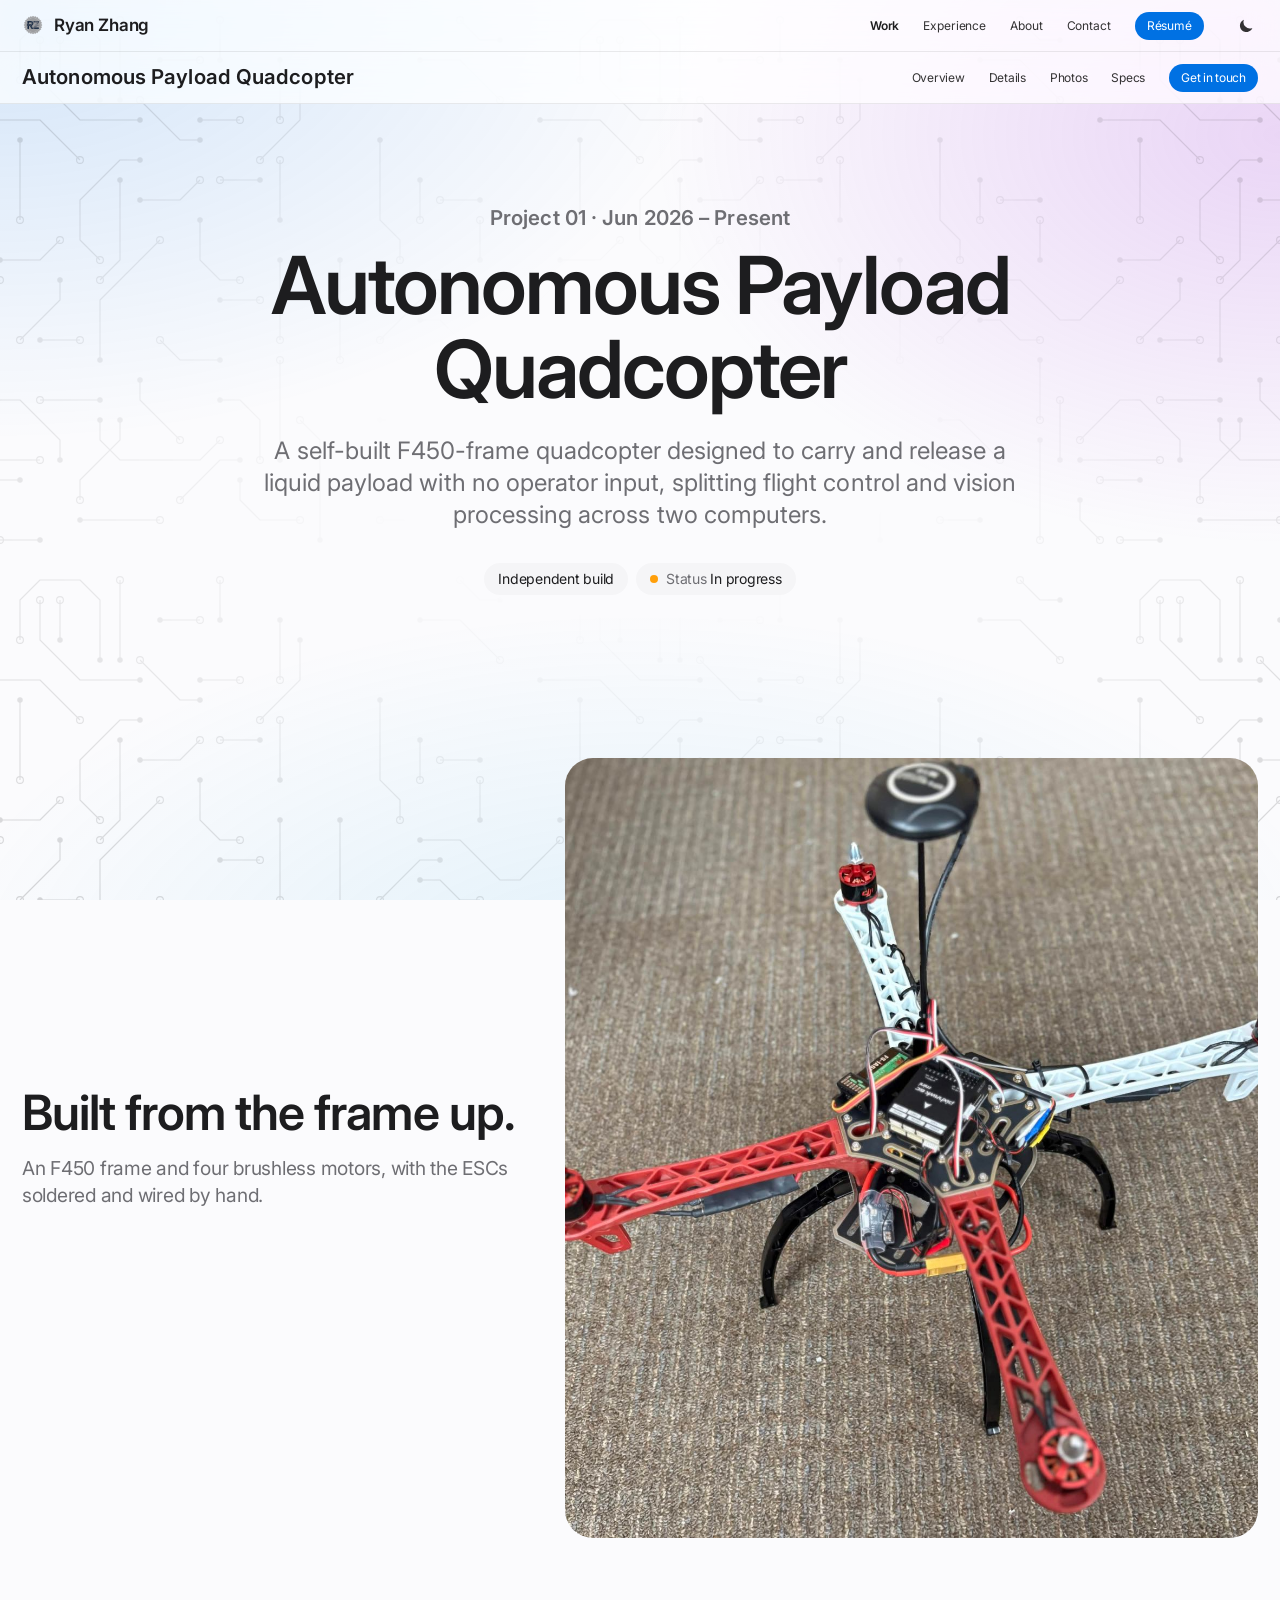
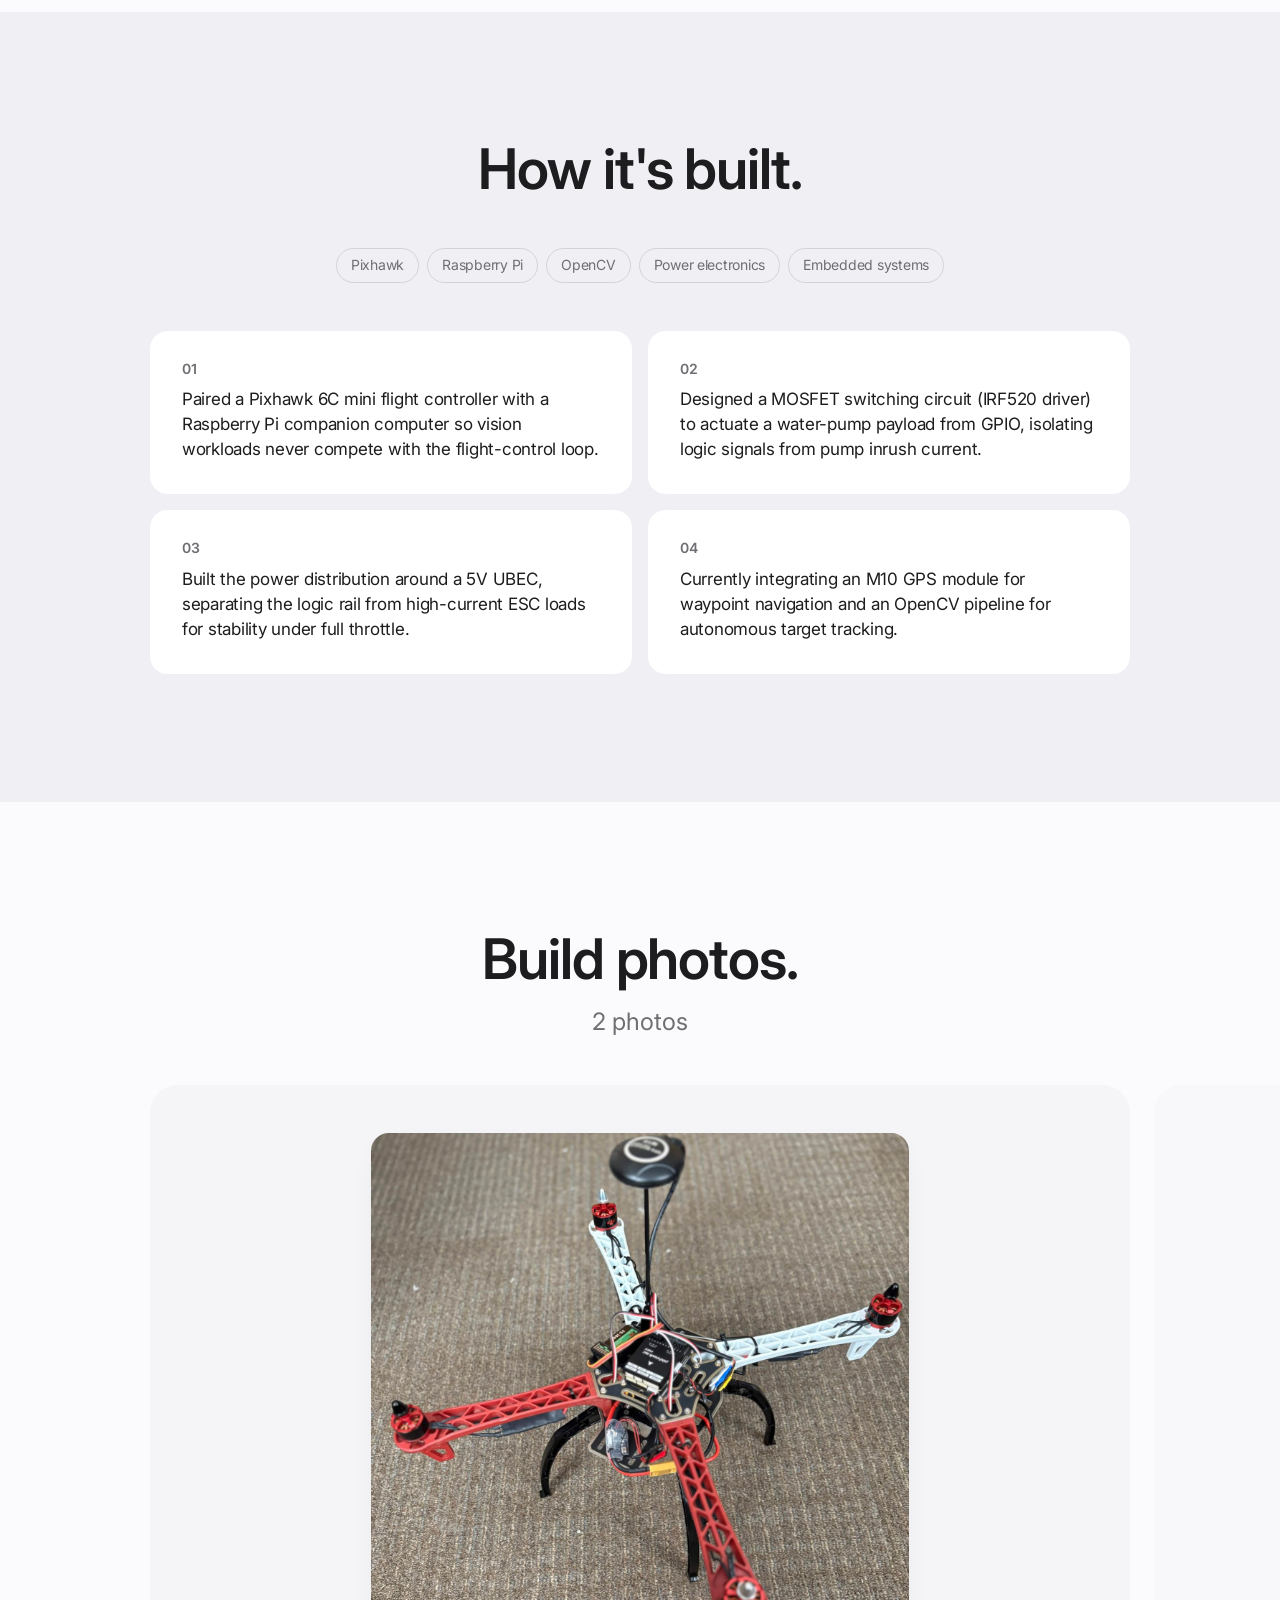
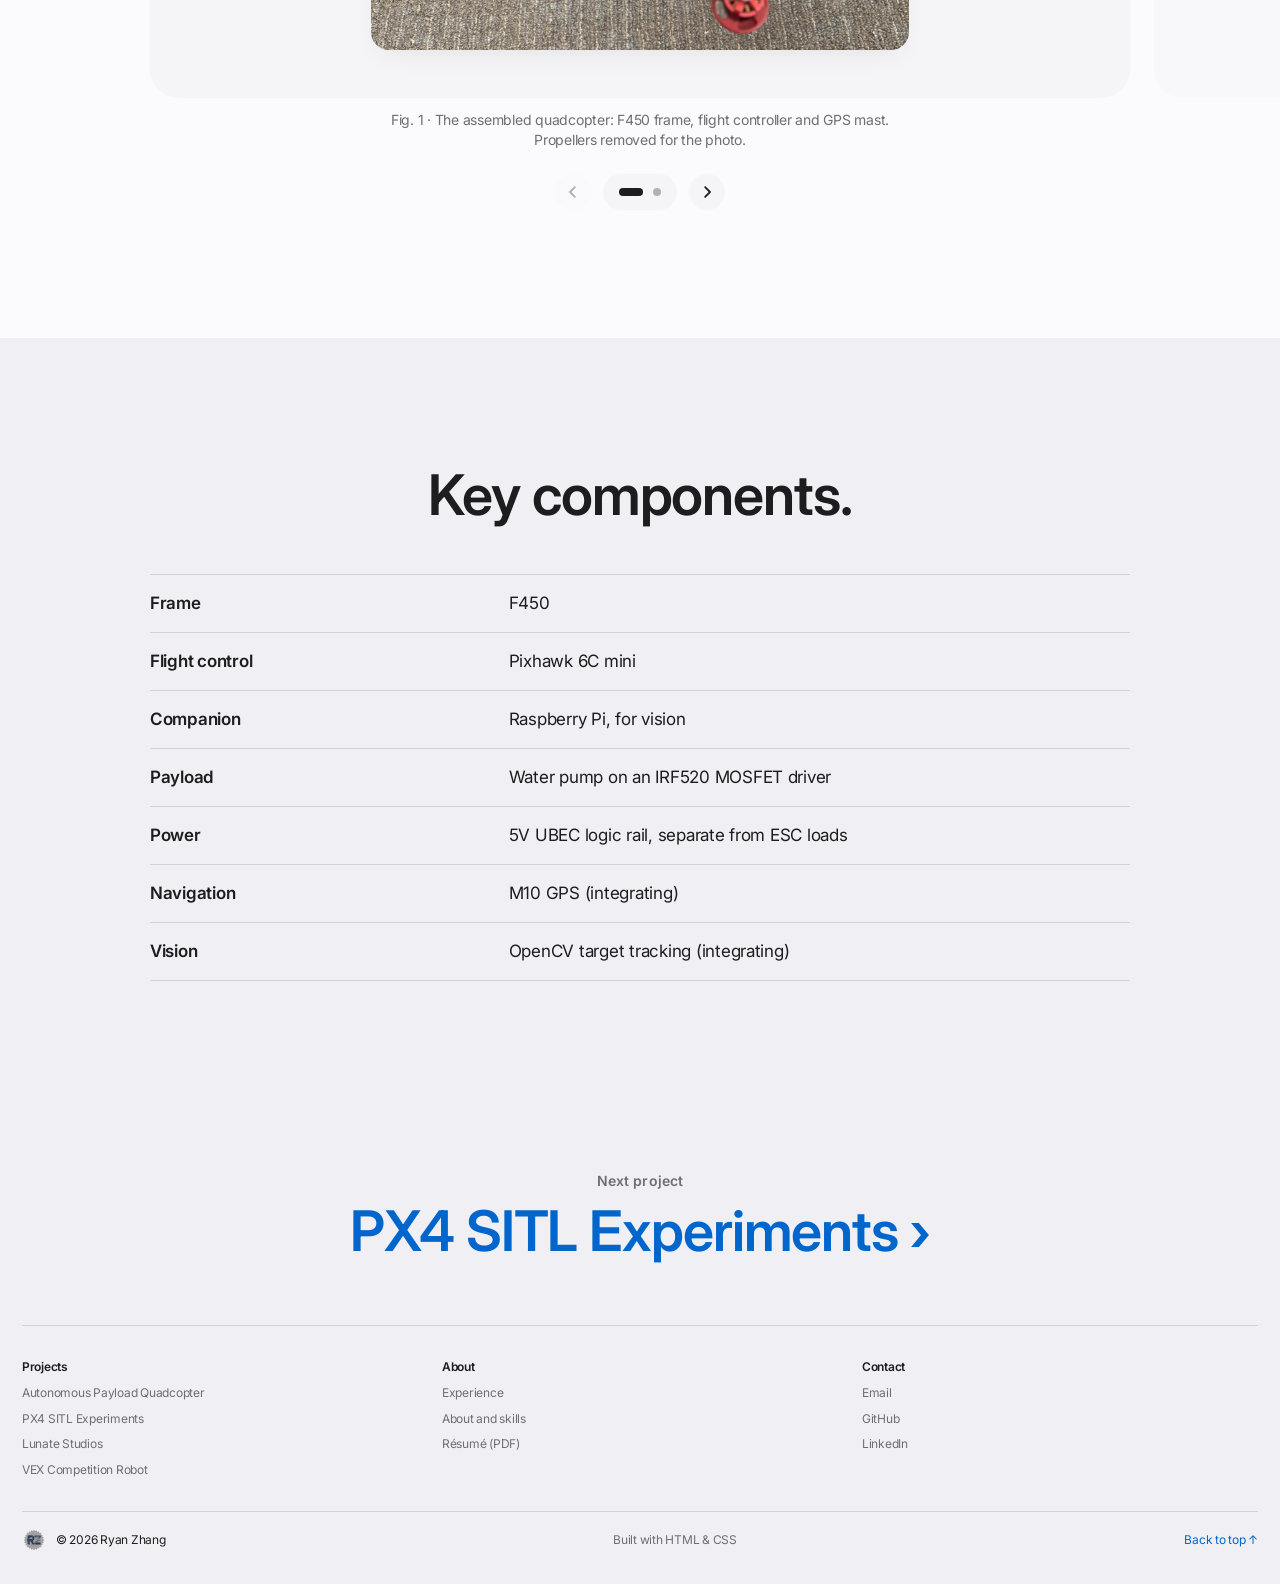
<file: quadcopter.html>
<!DOCTYPE html>
<html lang="en">
<head>
<meta charset="UTF-8">
<meta name="viewport" content="width=device-width, initial-scale=1, viewport-fit=cover">
<title>Autonomous Payload Quadcopter · Ryan Zhang</title>
<meta name="description" content="A self-built F450-frame quadcopter designed to carry and release a liquid payload with no operator input, splitting flight control and vision processing across two computers.">
<meta name="theme-color" content="#fbfbfd">
<meta property="og:type" content="article">
<meta property="og:url" content="https://ryanzhang-ca.github.io/quadcopter.html">
<meta property="og:title" content="Autonomous Payload Quadcopter · Ryan Zhang">
<meta property="og:description" content="A self-built F450-frame quadcopter designed to carry and release a liquid payload with no operator input, splitting flight control and vision processing across two computers.">
<meta property="og:image" content="https://ryanzhang-ca.github.io/images/quadcopter-assembled.jpg">
<meta name="twitter:card" content="summary_large_image">
<link rel="icon" type="image/png" href="images/rz-logo.png">
<link rel="apple-touch-icon" href="images/rz-logo.png">
<link rel="preconnect" href="https://fonts.googleapis.com">
<link rel="preconnect" href="https://fonts.gstatic.com" crossorigin>
<link href="https://fonts.googleapis.com/css2?family=Inter:opsz,wght@14..32,400..700&display=swap" rel="stylesheet">
<link rel="stylesheet" href="styles.css">
<script>
  // Before the first paint: apply a saved light/dark choice and switch on the
  // scroll effects. If site.js never runs, everything is shown plainly.
  (function () {
    var r = document.documentElement, t = null;
    try { t = localStorage.getItem('theme'); } catch (e) {}
    if (t === 'light' || t === 'dark') r.setAttribute('data-theme', t);
    r.classList.add('js');
    if (!(window.matchMedia && matchMedia('(prefers-reduced-motion: reduce)').matches)) r.classList.add('scenes-on');
    window.addEventListener('load', function () { if (!window.revealReady) { r.classList.remove('js'); r.classList.remove('scenes-on'); } });
  })();
</script>
</head>
<body>
<a class="skip" href="#main">Skip to content</a>

<header class="nav nav--static">
  <div class="nav-in wide">
    <a class="who" href="index.html"><img src="images/rz-logo.png" alt="" width="22" height="22">Ryan Zhang</a>
    <nav id="site-menu" aria-label="Primary">
      <a href="index.html#work" aria-current="page">Work</a>
      <a href="experience.html">Experience</a>
      <a href="about.html">About</a>
      <a href="index.html#contact">Contact</a>
      <a class="pill pill-sm" href="Ryan_Zhang_Resume.pdf" target="_blank" rel="noopener">Résumé<span class="sr-only"> (PDF, opens in a new tab)</span></a>
    </nav>
    <button class="theme-btn" type="button" aria-label="Switch to dark mode"><svg class="moon" viewBox="0 0 24 24" aria-hidden="true"><path fill="currentColor" d="M20.5 14.7A8.6 8.6 0 0 1 9.3 3.5a8.6 8.6 0 1 0 11.2 11.2z"/></svg><svg class="sun" viewBox="0 0 24 24" aria-hidden="true"><circle cx="12" cy="12" r="4.4" fill="currentColor"/><path stroke="currentColor" stroke-width="2" stroke-linecap="round" d="M12 1.8v2.4M12 19.8v2.4M1.8 12h2.4M19.8 12h2.4M4.8 4.8l1.7 1.7M17.5 17.5l1.7 1.7M4.8 19.2l1.7-1.7M17.5 6.5l1.7-1.7"/></svg></button>
    <button class="menu-btn" type="button" aria-expanded="false" aria-controls="site-menu" aria-label="Open menu"><span></span><span></span></button>
  </div>
</header>

<div class="localnav">
  <div class="localnav-in wide">
    <a class="ln-title" href="#top" title="Back to top">Autonomous Payload Quadcopter</a>
    <nav aria-label="Autonomous Payload Quadcopter">
      <a href="#overview">Overview</a>
      <a href="#details">Details</a>
      <a href="#photos">Photos</a>
      <a href="#specs">Specs</a>
      <a class="pill pill-sm" href="mailto:ryan.zhang1@uwaterloo.ca">Get in touch</a>
    </nav>
  </div>
</div>

<main id="main">
  <section class="page-hero">
    <div class="wrap center reveal stagger">
      <p class="eyebrow">Project 01 · Jun 2026 – Present</p>
      <h1 class="page-title">Autonomous Payload Quadcopter</h1>
      <p class="intro">A self-built F450-frame quadcopter designed to carry and release a liquid payload with no operator input, splitting flight control and vision processing across two computers.</p>
      <ul class="meta">
        <li>Independent build</li>
        <li><span class="dot dot-amber" aria-hidden="true"></span><span class="k">Status</span> In progress</li>
      </ul>
    </div>
  </section>

  <section class="scene" id="overview" style="--len: 460">
    <div class="scene-stage wide">
      <div class="scene-copy">
        <div class="beat" data-from="0" data-to="0.24">
          <h2>Built from the frame up.</h2>
          <p>An F450 frame and four brushless motors, with the ESCs soldered and wired by hand.</p>
        </div>
        <div class="beat" data-from="0.3" data-to="0.58">
          <h2>Two computers. One job each.</h2>
          <p>A Pixhawk 6C mini flies the aircraft. A Raspberry Pi companion computer handles vision, so image processing never competes with the flight-control loop.</p>
        </div>
        <div class="beat" data-from="0.64" data-to="0.84">
          <h2>GPS on a mast.</h2>
          <p>An M10 GPS module on a raised mast, being integrated for waypoint navigation.</p>
        </div>
        <div class="beat" data-from="0.88" data-to="1">
          <h2>Next: find the target, release the payload.</h2>
          <p>An OpenCV pipeline for target tracking, and a MOSFET-switched water pump for the payload.</p>
        </div>
      </div>
      <div class="scene-media">
        <canvas data-src="images/quadcopter-assembled.jpg" data-camera='[[0,0.5,0.5,1],[0.22,0.5,0.5,1],[0.38,0.5,0.44,1.75],[0.56,0.5,0.44,1.75],[0.7,0.51,0.12,1.7],[0.84,0.51,0.12,1.7],[1,0.5,0.5,1]]' role="img" aria-label="The assembled quadcopter with its propellers removed: an F450 frame with red and white arms, four brushless motors, the flight controller and receiver on top, and a GPS module raised on a mast."></canvas>
        <img class="scene-fallback" src="images/quadcopter-assembled.jpg" alt="The assembled quadcopter with its propellers removed: an F450 frame with red and white arms, four brushless motors, the flight controller and receiver on top, and a GPS module raised on a mast." width="1500" height="1440">
      </div>
    </div>
  </section>

  <section class="section alt" id="details" aria-labelledby="details-title">
    <div class="wrap center reveal">
      <h2 class="headline" id="details-title">How it's built.</h2>
      <ul class="chips reveal stagger" aria-label="Tools"><li>Pixhawk</li><li>Raspberry Pi</li><li>OpenCV</li><li>Power electronics</li><li>Embedded systems</li></ul>
    </div>
    <ol class="tiles wrap reveal stagger">
      <li>Paired a Pixhawk 6C mini flight controller with a Raspberry Pi companion computer so vision workloads never compete with the flight-control loop.</li>
      <li>Designed a MOSFET switching circuit (IRF520 driver) to actuate a water-pump payload from GPIO, isolating logic signals from pump inrush current.</li>
      <li>Built the power distribution around a 5V UBEC, separating the logic rail from high-current ESC loads for stability under full throttle.</li>
      <li>Currently integrating an M10 GPS module for waypoint navigation and an OpenCV pipeline for autonomous target tracking.</li>
    </ol>
  </section>

  <section class="section" id="photos" aria-labelledby="photos-title">
    <div class="wrap center reveal">
      <h2 class="headline" id="photos-title">Build photos.</h2>
      <p class="sub">2 photos</p>
    </div>
    <div class="carousel reveal" role="region" aria-roledescription="carousel" aria-label="Build photos">
      <div class="carousel-track" tabindex="0">
        <figure class="slide" role="group" aria-roledescription="slide" aria-label="1 of 2">
          <div class="slide-card"><img src="images/quadcopter-assembled.jpg" alt="The assembled quadcopter with its propellers removed: an F450 frame with red and white arms, four brushless motors, the flight controller and receiver on top, and a GPS module raised on a mast." width="1500" height="1440" loading="lazy" draggable="false"></div>
          <figcaption>Fig. 1 · The assembled quadcopter: F450 frame, flight controller and GPS mast. Propellers removed for the photo.</figcaption>
        </figure>
        <figure class="slide" role="group" aria-roledescription="slide" aria-label="2 of 2">
          <div class="slide-card"><img src="images/quadcopter-esc-soldering.jpg" alt="Soldering ESC connections onto the quadcopter frame" width="640" height="843" loading="lazy" draggable="false"></div>
          <figcaption>Fig. 2 · Soldering ESC connections onto the quadcopter frame.</figcaption>
        </figure>
      </div>
      <div class="carousel-controls">
        <button class="paddle" type="button" data-dir="-1" aria-label="Previous photo" disabled><svg viewBox="0 0 24 24" aria-hidden="true"><path fill="none" stroke="currentColor" stroke-width="2.4" stroke-linecap="round" stroke-linejoin="round" d="M14.5 5.5 8 12l6.5 6.5"/></svg></button>
        <div class="dotnav" role="group" aria-label="Choose a photo"><button type="button" aria-label="Show photo 1" aria-current="true"></button><button type="button" aria-label="Show photo 2"></button></div>
        <button class="paddle" type="button" data-dir="1" aria-label="Next photo"><svg viewBox="0 0 24 24" aria-hidden="true"><path fill="none" stroke="currentColor" stroke-width="2.4" stroke-linecap="round" stroke-linejoin="round" d="m9.5 5.5 6.5 6.5-6.5 6.5"/></svg></button>
        <p class="sr-only" aria-live="polite">Photo 1 of 2</p>
      </div>
    </div>
  </section>

  <section class="section alt" id="specs" aria-labelledby="specs-title">
    <div class="wrap reveal">
      <h2 class="headline center" id="specs-title">Key components.</h2>
      <dl class="spec">
        <div><dt>Frame</dt><dd>F450</dd></div>
        <div><dt>Flight control</dt><dd>Pixhawk 6C mini</dd></div>
        <div><dt>Companion</dt><dd>Raspberry Pi, for vision</dd></div>
        <div><dt>Payload</dt><dd>Water pump on an IRF520 MOSFET driver</dd></div>
        <div><dt>Power</dt><dd>5V UBEC logic rail, separate from ESC loads</dd></div>
        <div><dt>Navigation</dt><dd>M10 GPS (integrating)</dd></div>
        <div><dt>Vision</dt><dd>OpenCV target tracking (integrating)</dd></div>
      </dl>
    </div>
  </section>

  <a class="next alt" href="px4.html">
    <p class="eyebrow">Next project</p>
    <p class="headline">PX4 SITL Experiments ›</p>
  </a>
</main>

<footer class="foot">
  <div class="wide">
    <div class="foot-dir">
      <div>
        <h2>Projects</h2>
        <ul>
          <li><a href="quadcopter.html">Autonomous Payload Quadcopter</a></li>
          <li><a href="px4.html">PX4 SITL Experiments</a></li>
          <li><a href="lunate.html">Lunate Studios</a></li>
          <li><a href="vex.html">VEX Competition Robot</a></li>
        </ul>
      </div>
      <div>
        <h2>About</h2>
        <ul>
          <li><a href="experience.html">Experience</a></li>
          <li><a href="about.html">About and skills</a></li>
          <li><a href="Ryan_Zhang_Resume.pdf" target="_blank" rel="noopener">Résumé (PDF)<span class="sr-only"> (PDF, opens in a new tab)</span></a></li>
        </ul>
      </div>
      <div>
        <h2>Contact</h2>
        <ul>
          <li><a href="mailto:ryan.zhang1@uwaterloo.ca">Email</a></li>
          <li><a href="https://github.com/ryanzhang-ca" target="_blank" rel="noopener">GitHub<span class="sr-only"> (opens in a new tab)</span></a></li>
          <li><a href="https://linkedin.com/in/ryanzhangca" target="_blank" rel="noopener">LinkedIn<span class="sr-only"> (opens in a new tab)</span></a></li>
        </ul>
      </div>
    </div>
    <div class="foot-in">
      <span class="f1"><img class="mark" src="images/rz-logo.png" alt="" width="24" height="24">© 2026 Ryan Zhang</span>
      <span class="f2">Built with HTML &amp; CSS</span>
      <a class="f3" href="#top">Back to top ↑</a>
    </div>
  </div>
</footer>

<script src="site.js" defer></script>
</body>
</html>
</file>
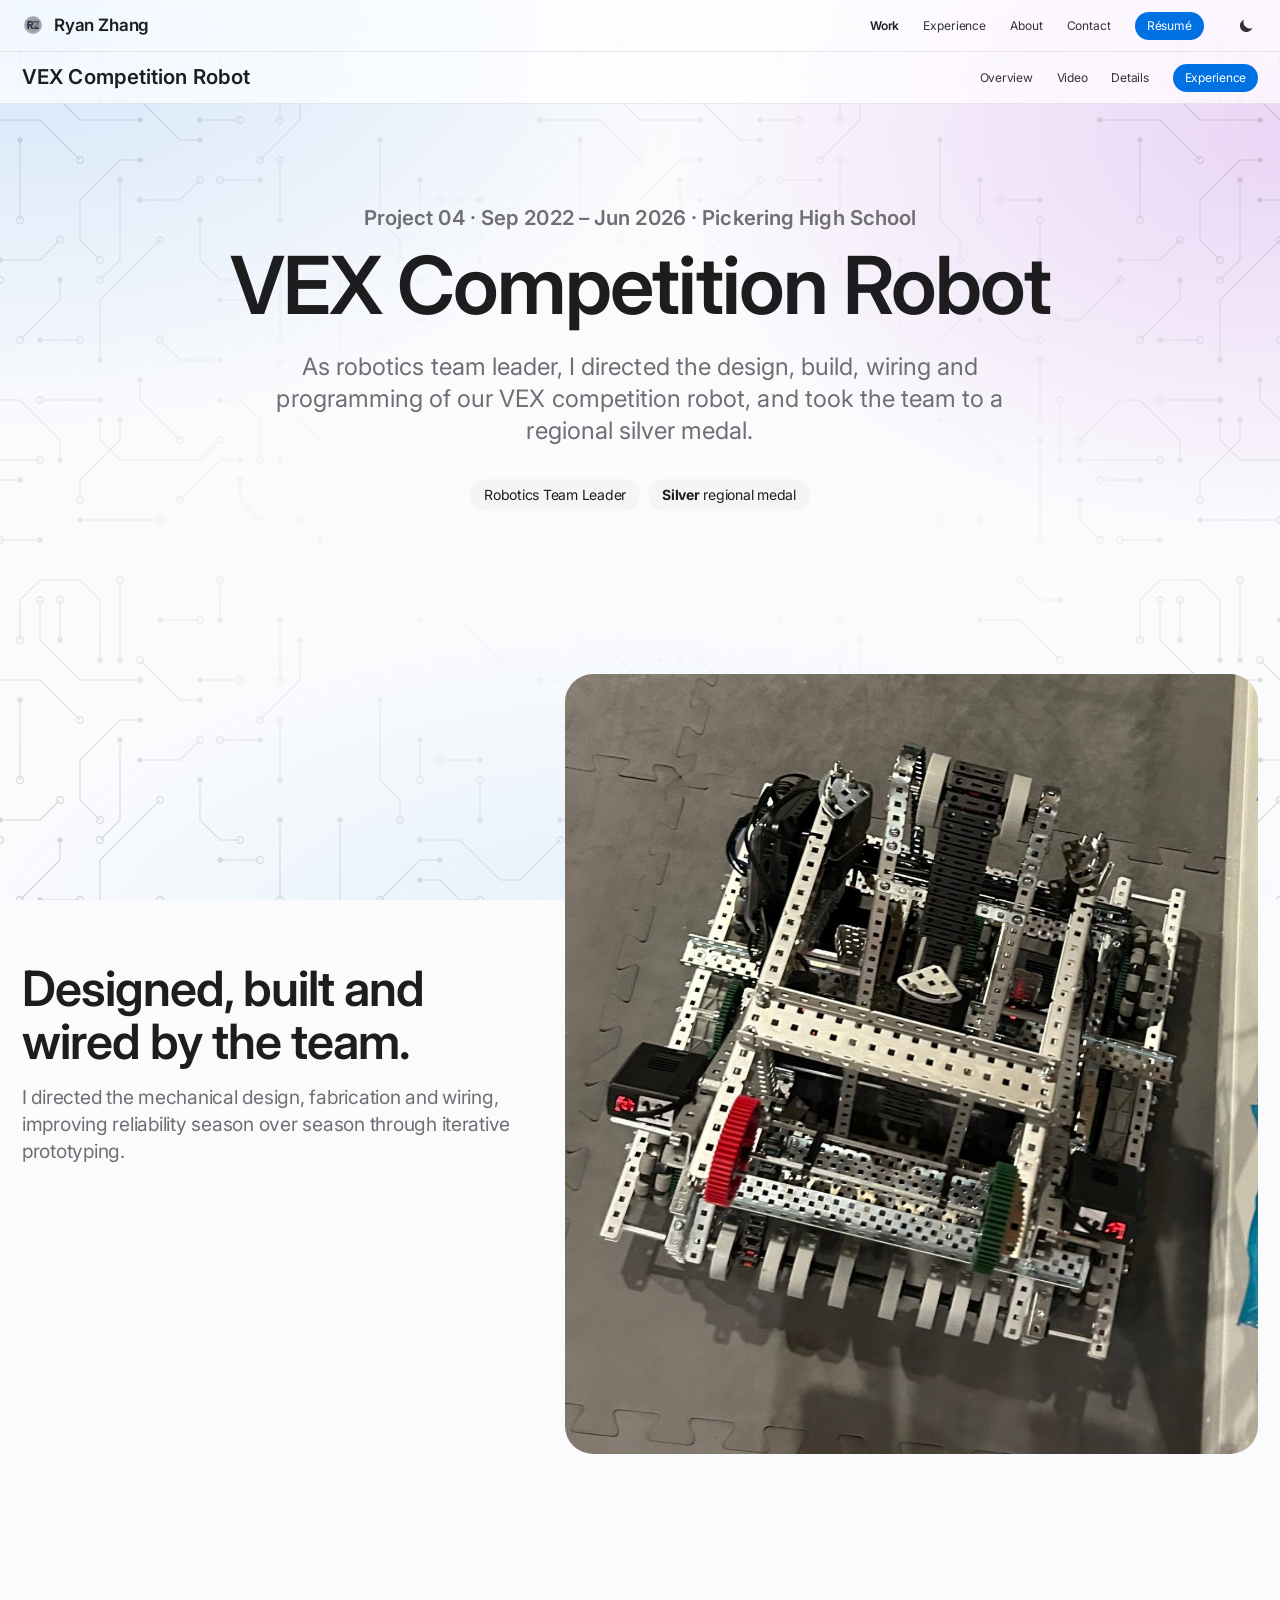
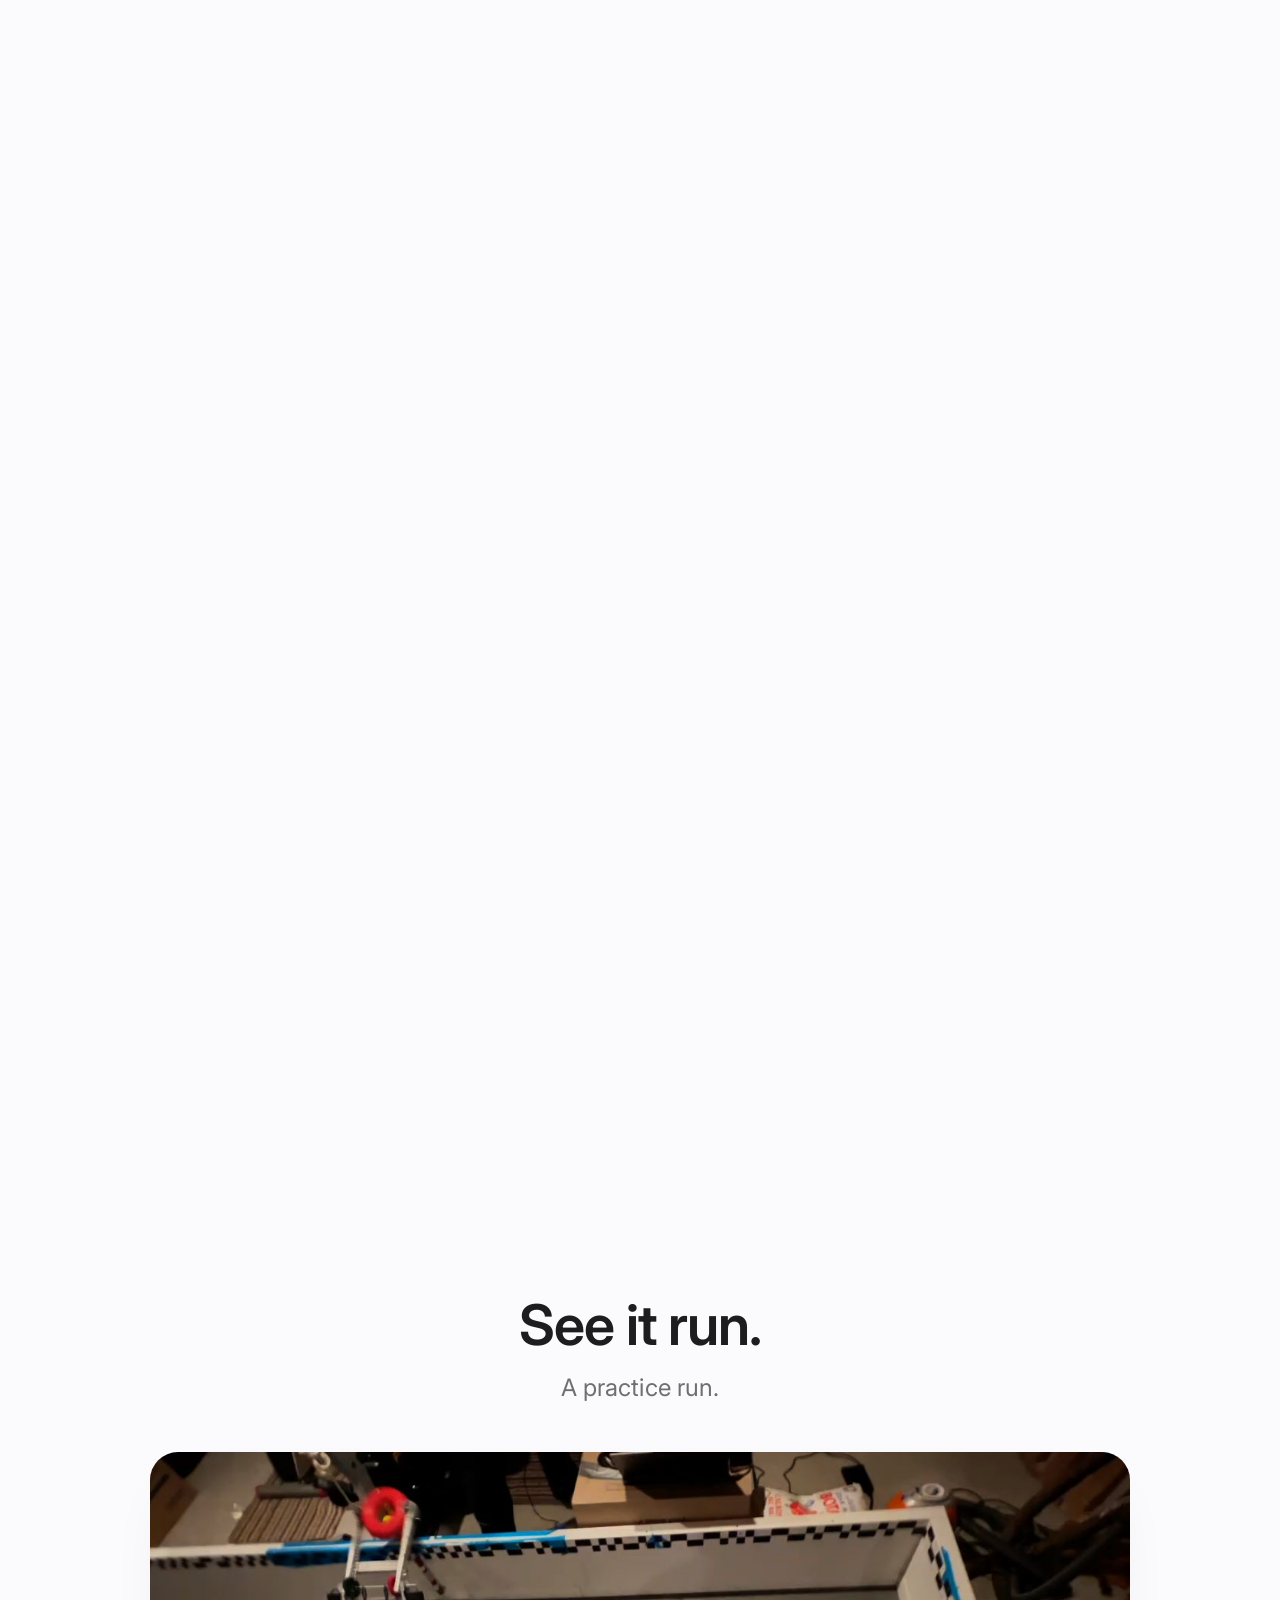
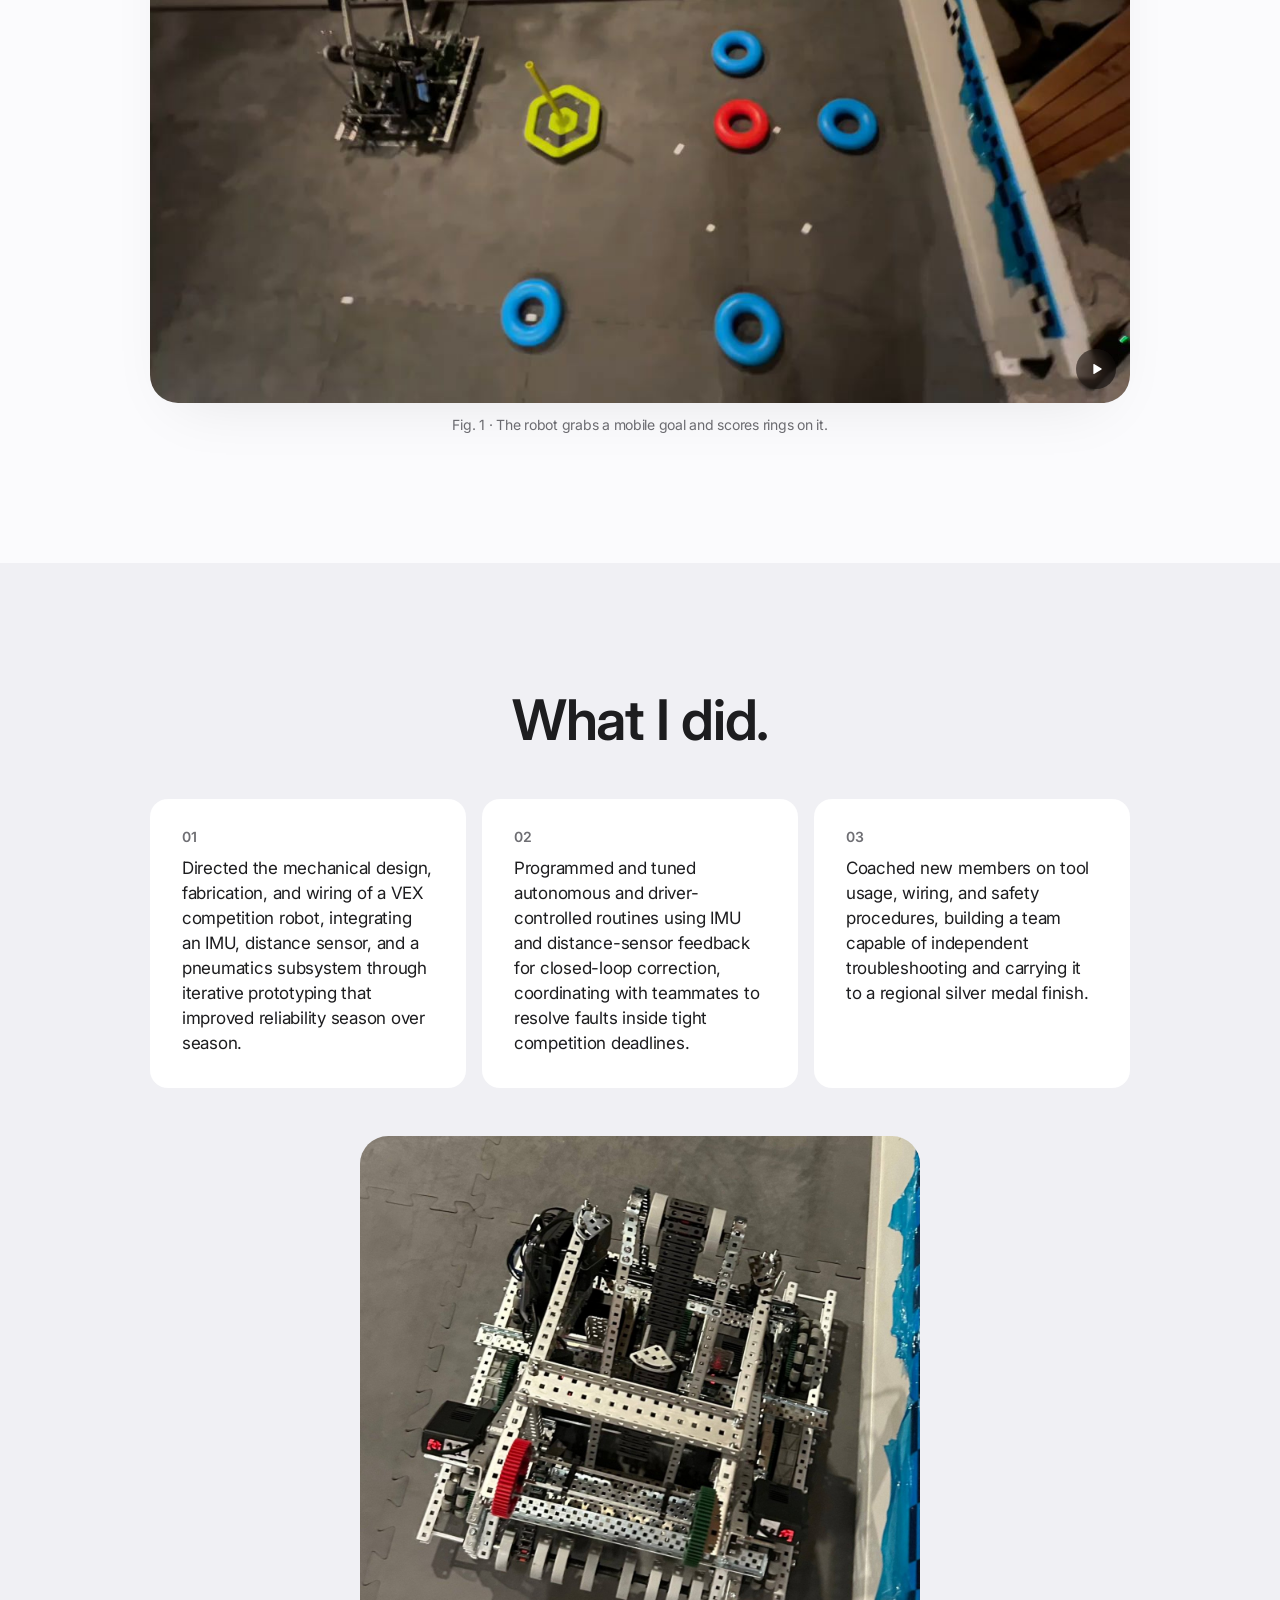
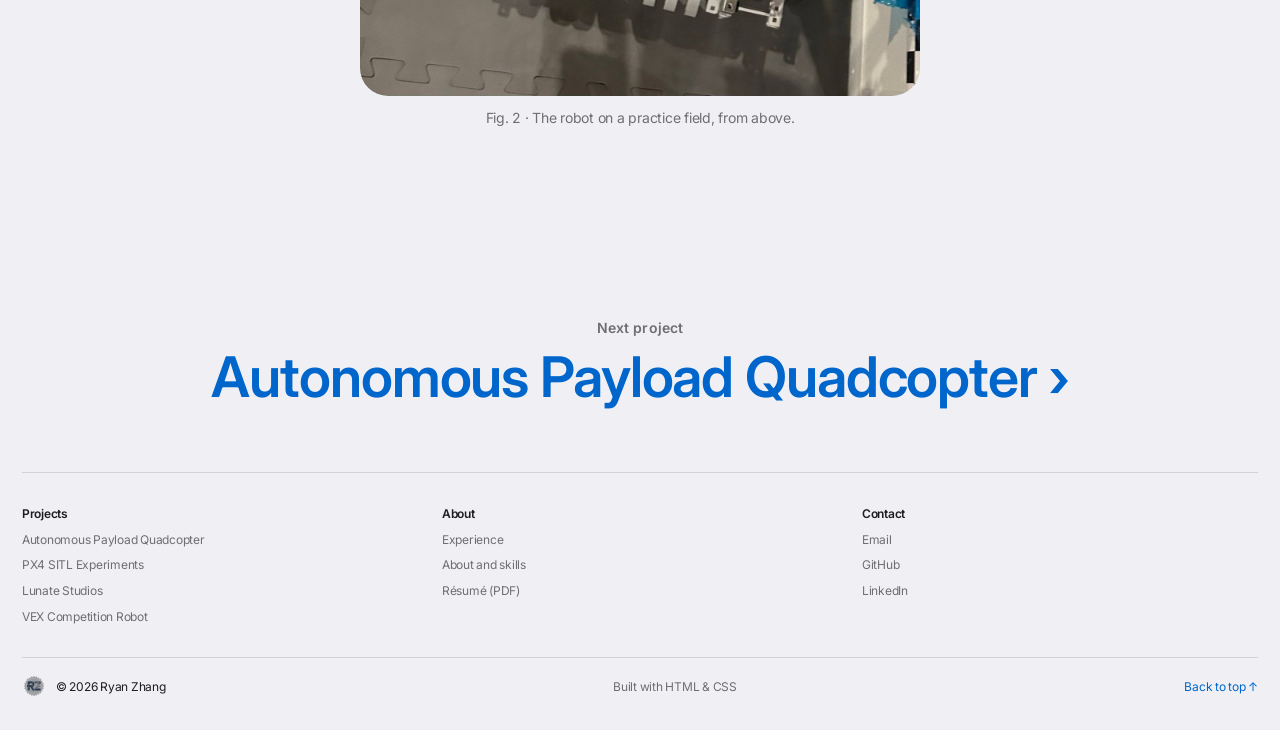
<file: vex.html>
<!DOCTYPE html>
<html lang="en">
<head>
<meta charset="UTF-8">
<meta name="viewport" content="width=device-width, initial-scale=1, viewport-fit=cover">
<title>VEX Competition Robot · Ryan Zhang</title>
<meta name="description" content="Ryan led his high school robotics team&#x27;s VEX competition robot to a regional silver medal: mechanical design, fabrication, wiring, sensors and pneumatics.">
<meta name="theme-color" content="#fbfbfd">
<meta property="og:type" content="article">
<meta property="og:url" content="https://ryanzhang-ca.github.io/vex.html">
<meta property="og:title" content="VEX Competition Robot · Ryan Zhang">
<meta property="og:description" content="Ryan led his high school robotics team&#x27;s VEX competition robot to a regional silver medal: mechanical design, fabrication, wiring, sensors and pneumatics.">
<meta property="og:image" content="https://ryanzhang-ca.github.io/images/vex-robot-field.jpg?v=3">
<meta name="twitter:card" content="summary_large_image">
<link rel="icon" type="image/png" href="images/rz-logo.png">
<link rel="apple-touch-icon" href="images/rz-logo.png">
<link rel="preconnect" href="https://fonts.googleapis.com">
<link rel="preconnect" href="https://fonts.gstatic.com" crossorigin>
<link href="https://fonts.googleapis.com/css2?family=Inter:opsz,wght@14..32,400..700&display=swap" rel="stylesheet">
<link rel="stylesheet" href="styles.css">
<script>
  // Before the first paint: apply a saved light/dark choice and switch on the
  // scroll effects. If site.js never runs, everything is shown plainly.
  (function () {
    var r = document.documentElement, t = null;
    try { t = localStorage.getItem('theme'); } catch (e) {}
    if (t === 'light' || t === 'dark') r.setAttribute('data-theme', t);
    r.classList.add('js');
    if (!(window.matchMedia && matchMedia('(prefers-reduced-motion: reduce)').matches)) r.classList.add('scenes-on');
    window.addEventListener('load', function () { if (!window.revealReady) { r.classList.remove('js'); r.classList.remove('scenes-on'); } });
  })();
</script>
</head>
<body>
<a class="skip" href="#main">Skip to content</a>

<header class="nav nav--static">
  <div class="nav-in wide">
    <a class="who" href="index.html"><img src="images/rz-logo.png" alt="" width="22" height="22">Ryan Zhang</a>
    <nav id="site-menu" aria-label="Primary">
      <a href="index.html#work" aria-current="page">Work</a>
      <a href="experience.html">Experience</a>
      <a href="about.html">About</a>
      <a href="index.html#contact">Contact</a>
      <a class="pill pill-sm" href="Ryan_Zhang_Resume.pdf" target="_blank" rel="noopener">Résumé<span class="sr-only"> (PDF, opens in a new tab)</span></a>
    </nav>
    <button class="theme-btn" type="button" aria-label="Switch to dark mode"><svg class="moon" viewBox="0 0 24 24" aria-hidden="true"><path fill="currentColor" d="M20.5 14.7A8.6 8.6 0 0 1 9.3 3.5a8.6 8.6 0 1 0 11.2 11.2z"/></svg><svg class="sun" viewBox="0 0 24 24" aria-hidden="true"><circle cx="12" cy="12" r="4.4" fill="currentColor"/><path stroke="currentColor" stroke-width="2" stroke-linecap="round" d="M12 1.8v2.4M12 19.8v2.4M1.8 12h2.4M19.8 12h2.4M4.8 4.8l1.7 1.7M17.5 17.5l1.7 1.7M4.8 19.2l1.7-1.7M17.5 6.5l1.7-1.7"/></svg></button>
    <button class="menu-btn" type="button" aria-expanded="false" aria-controls="site-menu" aria-label="Open menu"><span></span><span></span></button>
  </div>
</header>

<div class="localnav">
  <div class="localnav-in wide">
    <a class="ln-title" href="#top" title="Back to top">VEX Competition Robot</a>
    <nav aria-label="VEX Competition Robot">
      <a href="#overview">Overview</a>
      <a href="#video">Video</a>
      <a href="#details">Details</a>
      <a class="pill pill-sm" href="experience.html#robotics">Experience</a>
    </nav>
  </div>
</div>

<main id="main">
  <section class="page-hero">
    <div class="wrap center reveal stagger">
      <p class="eyebrow">Project 04 · Sep 2022 – Jun 2026 · Pickering High School</p>
      <h1 class="page-title">VEX Competition Robot</h1>
      <p class="intro">As robotics team leader, I directed the design, build, wiring and programming of our VEX competition robot, and took the team to a regional silver medal.</p>
      <ul class="meta">
        <li>Robotics Team Leader</li>
        <li><b>Silver</b> regional medal</li>
      </ul>
    </div>
  </section>

  <section class="scene" id="overview" style="--len: 420">
    <div class="scene-stage wide">
      <div class="scene-copy">
        <div class="beat" data-from="0" data-to="0.26">
          <h2>Designed, built and wired by the team.</h2>
          <p>I directed the mechanical design, fabrication and wiring, improving reliability season over season through iterative prototyping.</p>
        </div>
        <div class="beat" data-from="0.32" data-to="0.6">
          <h2>Sensors in the loop.</h2>
          <p>An IMU and a distance sensor feed closed-loop correction in both autonomous and driver-controlled routines.</p>
        </div>
        <div class="beat" data-from="0.66" data-to="0.86">
          <h2>A team that could fix it themselves.</h2>
          <p>I coached new members on tools, wiring and safety, so they could troubleshoot on their own.</p>
        </div>
        <div class="beat" data-from="0.9" data-to="1">
          <h2>Regional silver.</h2>
          <p>Faults fixed inside tight competition deadlines, all the way to a silver medal finish.</p>
        </div>
      </div>
      <div class="scene-media">
        <canvas data-src="images/vex-robot-field.jpg?v=3" data-camera='[[0,0.5,0.5,1],[0.24,0.5,0.5,1],[0.42,0.5,0.64,1.35],[0.6,0.5,0.64,1.35],[0.76,0.5,0.28,1.3],[0.88,0.5,0.28,1.3],[1,0.5,0.5,1]]' role="img" aria-label="The VEX competition robot on a practice field, seen from above: an aluminum chassis with a tread conveyor down the middle, red and green gears on the front axle, and a row of rollers across the front."></canvas>
        <img class="scene-fallback" src="images/vex-robot-field.jpg?v=3" alt="The VEX competition robot on a practice field, seen from above: an aluminum chassis with a tread conveyor down the middle, red and green gears on the front axle, and a row of rollers across the front." width="1400" height="1400">
      </div>
    </div>
  </section>

  <section class="section" id="video" aria-labelledby="video-title">
    <div class="wrap center reveal">
      <h2 class="headline" id="video-title">See it run.</h2>
      <p class="sub">A practice run.</p>
    </div>
    <figure class="clip reveal">
      <div class="clip-frame">
        <video src="images/vex-run.mp4" poster="images/vex-run-poster.jpg" width="1280" height="720" muted loop playsinline controls preload="none"
               aria-label="Overhead video of the VEX robot on a practice field: it drives to a mobile goal, clamps it, and stacks blue rings on it."></video>
        <button class="clip-btn" type="button" aria-label="Pause video" hidden><svg class="i-pause" viewBox="0 0 24 24" aria-hidden="true"><path fill="currentColor" d="M7 5h3.2v14H7zM13.8 5H17v14h-3.2z"/></svg><svg class="i-play" viewBox="0 0 24 24" aria-hidden="true"><path fill="currentColor" d="M8 5.2v13.6a.8.8 0 0 0 1.2.7l11-6.8a.8.8 0 0 0 0-1.4l-11-6.8A.8.8 0 0 0 8 5.2z"/></svg></button>
      </div>
      <figcaption>Fig. 1 · The robot grabs a mobile goal and scores rings on it.</figcaption>
    </figure>
  </section>

  <section class="section alt" id="details" aria-labelledby="details-title">
    <div class="wrap center reveal">
      <h2 class="headline" id="details-title">What I did.</h2>
    </div>
    <ol class="tiles tiles-3 wrap reveal stagger">
      <li>Directed the mechanical design, fabrication, and wiring of a VEX competition robot, integrating an IMU, distance sensor, and a pneumatics subsystem through iterative prototyping that improved reliability season over season.</li>
      <li>Programmed and tuned autonomous and driver-controlled routines using IMU and distance-sensor feedback for closed-loop correction, coordinating with teammates to resolve faults inside tight competition deadlines.</li>
      <li>Coached new members on tool usage, wiring, and safety procedures, building a team capable of independent troubleshooting and carrying it to a regional silver medal finish.</li>
    </ol>
    <figure class="media wrap reveal" style="max-width: 560px">
      <img src="images/vex-robot-field.jpg?v=3" alt="The VEX competition robot on a practice field, seen from above: an aluminum chassis with a tread conveyor down the middle, red and green gears on the front axle, and a row of rollers across the front." width="1400" height="1400" loading="lazy">
      <figcaption>Fig. 2 · The robot on a practice field, from above.</figcaption>
    </figure>
  </section>

  <a class="next alt" href="quadcopter.html">
    <p class="eyebrow">Next project</p>
    <p class="headline">Autonomous Payload Quadcopter ›</p>
  </a>
</main>

<footer class="foot">
  <div class="wide">
    <div class="foot-dir">
      <div>
        <h2>Projects</h2>
        <ul>
          <li><a href="quadcopter.html">Autonomous Payload Quadcopter</a></li>
          <li><a href="px4.html">PX4 SITL Experiments</a></li>
          <li><a href="lunate.html">Lunate Studios</a></li>
          <li><a href="vex.html">VEX Competition Robot</a></li>
        </ul>
      </div>
      <div>
        <h2>About</h2>
        <ul>
          <li><a href="experience.html">Experience</a></li>
          <li><a href="about.html">About and skills</a></li>
          <li><a href="Ryan_Zhang_Resume.pdf" target="_blank" rel="noopener">Résumé (PDF)<span class="sr-only"> (PDF, opens in a new tab)</span></a></li>
        </ul>
      </div>
      <div>
        <h2>Contact</h2>
        <ul>
          <li><a href="mailto:ryan.zhang1@uwaterloo.ca">Email</a></li>
          <li><a href="https://github.com/ryanzhang-ca" target="_blank" rel="noopener">GitHub<span class="sr-only"> (opens in a new tab)</span></a></li>
          <li><a href="https://linkedin.com/in/ryanzhangca" target="_blank" rel="noopener">LinkedIn<span class="sr-only"> (opens in a new tab)</span></a></li>
        </ul>
      </div>
    </div>
    <div class="foot-in">
      <span class="f1"><img class="mark" src="images/rz-logo.png" alt="" width="24" height="24">© 2026 Ryan Zhang</span>
      <span class="f2">Built with HTML &amp; CSS</span>
      <a class="f3" href="#top">Back to top ↑</a>
    </div>
  </div>
</footer>

<script src="site.js" defer></script>
</body>
</html>
</file>
<file: styles.css>
/* Ryan Zhang, portfolio: Apple-style direction.
   Light and dark themes, white/gray bands, rounded cards, pill buttons, a
   frosted bar, and pinned "scenes" whose photo moves as you scroll. The font
   is SF Pro on Apple devices and Inter everywhere else. */

/* ---------- Theme ---------- */

:root {
  color-scheme: light;
  --bg: #fbfbfd;
  --bg-alt: #f5f5f7;
  --band: rgba(232, 232, 237, 0.55);  /* a gray band the glow still shows through */
  --glow-1: rgba(0, 113, 227, 0.16);
  --glow-2: rgba(175, 82, 222, 0.22);
  --glow-3: rgba(50, 173, 230, 0.13);
  --card: #f5f5f7;          /* photo cards */
  --pattern: rgba(0, 0, 0, 0.16);  /* the circuit traces behind the page */
  --tile: #ffffff;        /* a card sitting on --bg-alt */
  --tile-alt: #f5f5f7;    /* a card sitting on --bg */
  --text: #1d1d1f;
  --text-2: #6e6e73;
  --line: #d2d2d7;
  --link: #0066cc;
  --blue: #0071e3;
  --blue-hover: #0077ed;
  --nav-bg: rgba(255, 255, 255, 0.72);
  --nav-solid: #ffffff;
  --nav-line: rgba(0, 0, 0, 0.08);
  --nav-text: rgba(0, 0, 0, 0.8);
  --shadow: rgba(0, 0, 0, 0.1);
  --green: #34c759;
  --amber: #ff9f0a;
}
/* Dark: chosen with the button, or the system setting when nothing was chosen. */
:root[data-theme="dark"] {
  color-scheme: dark;
  --bg: #060608;
  --bg-alt: #161617;
  --band: rgba(255, 255, 255, 0.045);
  --glow-1: rgba(41, 151, 255, 0.24);
  --glow-2: rgba(140, 82, 255, 0.20);
  --glow-3: rgba(40, 190, 230, 0.12);
  --card: #1c1c1e;
  --pattern: rgba(255, 255, 255, 0.15);
  --tile: #232325;
  --tile-alt: #161617;
  --text: #f5f5f7;
  --text-2: #a1a1a6;
  --line: #424245;
  --link: #2997ff;
  --nav-bg: rgba(22, 22, 23, 0.72);
  --nav-solid: #161617;
  --nav-line: rgba(255, 255, 255, 0.1);
  --nav-text: rgba(255, 255, 255, 0.8);
  --shadow: rgba(0, 0, 0, 0.6);
  --green: #30d158;
}
@media (prefers-color-scheme: dark) {
  :root:not([data-theme="light"]) {
    color-scheme: dark;
    --bg: #060608;
    --bg-alt: #161617;
    --band: rgba(255, 255, 255, 0.045);
    --glow-1: rgba(41, 151, 255, 0.24);
    --glow-2: rgba(140, 82, 255, 0.20);
    --glow-3: rgba(40, 190, 230, 0.12);
    --card: #1c1c1e;
    --pattern: rgba(255, 255, 255, 0.15);
    --tile: #232325;
    --tile-alt: #161617;
    --text: #f5f5f7;
    --text-2: #a1a1a6;
    --line: #424245;
    --link: #2997ff;
    --nav-bg: rgba(22, 22, 23, 0.72);
    --nav-solid: #161617;
    --nav-line: rgba(255, 255, 255, 0.1);
    --nav-text: rgba(255, 255, 255, 0.8);
    --shadow: rgba(0, 0, 0, 0.6);
    --green: #30d158;
  }
}

:root {
  --dark-bg: #000000;
  --dark-text: #f5f5f7;
  --dark-text-2: #a1a1a6;
  --dark-tile: #1d1d1f;
  --dark-line: #424245;
  --dark-link: #2997ff;

  --font-text: -apple-system, BlinkMacSystemFont, "SF Pro Text", "Inter", "Helvetica Neue", "Segoe UI", system-ui, sans-serif;
  --font-display: -apple-system, BlinkMacSystemFont, "SF Pro Display", "Inter", "Helvetica Neue", "Segoe UI", system-ui, sans-serif;
  --font-mono: ui-monospace, "SF Mono", Menlo, Consolas, "Cascadia Mono", monospace;

  --radius-l: 28px;
  --radius-m: 18px;
  --gutter: 22px;
  --nav-h: 52px;
  --section: clamp(80px, 10vw, 140px);

  --s1: 4px;
  --s2: 8px;
  --s3: 12px;
  --s4: 16px;
  --s5: 24px;
  --s6: 32px;
  --s7: 48px;
  --s8: 64px;

  --ease: cubic-bezier(0.28, 0.11, 0.32, 1);  /* long, soft settle for reveals */
  --ease-out: cubic-bezier(0, 0, 0.5, 1);     /* quick response for hover and press */
  --spring: cubic-bezier(0.34, 1.32, 0.64, 1); /* pop-ins: a small overshoot, then settle */
}
/* Where supported, pop-ins follow a real spring (damping 0.68, about 5% overshoot). */
@supports (transition-timing-function: linear(0, 1)) {
  :root {
    --spring: linear(0, 0.029 3%, 0.102 6%, 0.203 9%, 0.318 12%, 0.437 15%, 0.588 19%, 0.721 23%, 0.83 27%,
                     0.914 31%, 0.987 36%, 1.03 41%, 1.052 47%, 1.052 54%, 1.038 62%, 1.018 72%, 1.002 84%, 1);
  }
}

/* A switch between light and dark eases instead of flashing (site.js adds this for a moment). */
.theme-anim, .theme-anim *, .theme-anim *::before, .theme-anim *::after {
  transition: background-color 0.35s ease, color 0.35s ease, border-color 0.35s ease, fill 0.35s ease !important;
}

/* ---------- Base ---------- */

*, *::before, *::after { box-sizing: border-box; }

html {
  -webkit-text-size-adjust: 100%;
  scroll-behavior: smooth;
  scroll-padding-top: 72px;
}

/* A faint glow fixed behind the page, so it is never flat white or black.
   Bands are translucent so it carries on through them. */
body::before {
  content: "";
  position: fixed;
  inset: 0;
  z-index: -1;
  pointer-events: none;
  background:
    radial-gradient(80% 70% at 0% 0%, var(--glow-1), transparent 70%),
    radial-gradient(70% 65% at 100% 15%, var(--glow-2), transparent 70%),
    radial-gradient(80% 60% at 50% 110%, var(--glow-3), transparent 70%);
}
/* Faint circuit traces over the glow: runs on a 20px grid with 45-degree
   bends, ending in pads. They are strongest at the edges of the screen and
   fade out behind the text in the middle. The tile is used as a mask, so the
   trace colour comes from --pattern and follows light and dark mode. Browsers
   that can't combine two masks simply go without. */
@supports ((mask-composite: intersect) or (-webkit-mask-composite: source-in)) {
  body::after {
    content: "";
    position: fixed;
    inset: 0;
    z-index: -1;
    pointer-events: none;
    background: var(--pattern);
    -webkit-mask-image: url("data:image/svg+xml,%3Csvg xmlns='http://www.w3.org/2000/svg' width='560' height='560' viewBox='0 0 560 560'%3E%3Cg fill='none' stroke='%23000' stroke-width='1.1' stroke-linejoin='round'%3E%3Cpath d='M300 360L300 340L300 320L300 300L320 280L340 260L360 240'/%3E%3Ccircle cx='300' cy='360' r='2.2' fill='%23000'/%3E%3Ccircle cx='360' cy='240' r='3.4' fill='none'/%3E%3Cpath d='M80 300L60 300L40 320L20 340'/%3E%3Ccircle cx='80' cy='300' r='2.2' fill='%23000'/%3E%3Ccircle cx='20' cy='340' r='3.4' fill='none'/%3E%3Cpath d='M300 420L300 440L320 460L340 460L360 460L380 460L400 460L420 440'/%3E%3Ccircle cx='300' cy='420' r='2.2' fill='%23000'/%3E%3Ccircle cx='420' cy='440' r='3.4' fill='none'/%3E%3Cpath d='M340 160L320 160L300 180L280 200L280 220L280 240L300 260'/%3E%3Ccircle cx='340' cy='160' r='2.2' fill='%23000'/%3E%3Ccircle cx='300' cy='260' r='3.4' fill='none'/%3E%3Cpath d='M340 200L360 200L380 200L400 180'/%3E%3Ccircle cx='340' cy='200' r='2.2' fill='%23000'/%3E%3Ccircle cx='400' cy='180' r='3.4' fill='none'/%3E%3Cpath d='M200 260L220 260L240 260L260 240'/%3E%3Ccircle cx='200' cy='260' r='2.2' fill='%23000'/%3E%3Ccircle cx='260' cy='240' r='3.4' fill='none'/%3E%3Cpath d='M260 460L260 440L240 420L220 400L200 400L180 420L160 440'/%3E%3Ccircle cx='260' cy='460' r='2.2' fill='%23000'/%3E%3Ccircle cx='160' cy='440' r='3.4' fill='none'/%3E%3Cpath d='M500 80L500 100L500 120L480 140L460 160'/%3E%3Ccircle cx='500' cy='80' r='2.2' fill='%23000'/%3E%3Ccircle cx='460' cy='160' r='3.4' fill='none'/%3E%3Cpath d='M120 440L120 460L120 480L120 500L120 520L120 540'/%3E%3Ccircle cx='120' cy='440' r='2.2' fill='%23000'/%3E%3Ccircle cx='120' cy='540' r='3.4' fill='none'/%3E%3Cpath d='M260 280L260 300L240 320L220 340'/%3E%3Ccircle cx='260' cy='280' r='2.2' fill='%23000'/%3E%3Ccircle cx='220' cy='340' r='3.4' fill='none'/%3E%3Cpath d='M20 140L20 160L20 180L20 200L20 220L40 240L40 260'/%3E%3Ccircle cx='20' cy='140' r='2.2' fill='%23000'/%3E%3Ccircle cx='40' cy='260' r='3.4' fill='none'/%3E%3Cpath d='M60 60L80 60L100 60L120 80L140 100'/%3E%3Ccircle cx='60' cy='60' r='2.2' fill='%23000'/%3E%3Ccircle cx='140' cy='100' r='3.4' fill='none'/%3E%3Cpath d='M300 100L300 80L300 60L300 40L280 20L260 20L240 20L220 40L220 60L220 80'/%3E%3Ccircle cx='300' cy='100' r='2.2' fill='%23000'/%3E%3Ccircle cx='220' cy='80' r='3.4' fill='none'/%3E%3Cpath d='M480 460L480 440L480 420L480 400L480 380L480 360'/%3E%3Ccircle cx='480' cy='460' r='2.2' fill='%23000'/%3E%3Ccircle cx='480' cy='360' r='3.4' fill='none'/%3E%3Cpath d='M480 60L480 80L480 100L480 120'/%3E%3Ccircle cx='480' cy='60' r='2.2' fill='%23000'/%3E%3Ccircle cx='480' cy='120' r='3.4' fill='none'/%3E%3Cpath d='M60 180L60 200L60 220'/%3E%3Ccircle cx='60' cy='180' r='2.2' fill='%23000'/%3E%3Ccircle cx='60' cy='220' r='3.4' fill='none'/%3E%3Cpath d='M120 200L100 200L80 200'/%3E%3Ccircle cx='120' cy='200' r='2.2' fill='%23000'/%3E%3Ccircle cx='80' cy='200' r='3.4' fill='none'/%3E%3Cpath d='M340 380L340 400L360 420L380 440'/%3E%3Ccircle cx='340' cy='380' r='2.2' fill='%23000'/%3E%3Ccircle cx='380' cy='440' r='3.4' fill='none'/%3E%3Cpath d='M420 60L420 40L420 20'/%3E%3Ccircle cx='420' cy='60' r='2.2' fill='%23000'/%3E%3Ccircle cx='420' cy='20' r='3.4' fill='none'/%3E%3Cpath d='M60 280L80 280L100 280L120 300L140 320L160 320L180 300L200 280'/%3E%3Ccircle cx='60' cy='280' r='2.2' fill='%23000'/%3E%3Ccircle cx='200' cy='280' r='3.4' fill='none'/%3E%3Cpath d='M480 220L480 200L480 180L480 160'/%3E%3Ccircle cx='480' cy='220' r='2.2' fill='%23000'/%3E%3Ccircle cx='480' cy='160' r='3.4' fill='none'/%3E%3Cpath d='M360 60L380 60L400 60'/%3E%3Ccircle cx='360' cy='60' r='2.2' fill='%23000'/%3E%3Ccircle cx='400' cy='60' r='3.4' fill='none'/%3E%3Cpath d='M160 460L180 460L200 460L220 460L240 460'/%3E%3Ccircle cx='160' cy='460' r='2.2' fill='%23000'/%3E%3Ccircle cx='240' cy='460' r='3.4' fill='none'/%3E%3Cpath d='M340 120L320 120L300 120L280 120L260 100L240 80L240 60L240 40'/%3E%3Ccircle cx='340' cy='120' r='2.2' fill='%23000'/%3E%3Ccircle cx='240' cy='40' r='3.4' fill='none'/%3E%3Cpath d='M220 140L220 160L220 180L220 200L220 220'/%3E%3Ccircle cx='220' cy='140' r='2.2' fill='%23000'/%3E%3Ccircle cx='220' cy='220' r='3.4' fill='none'/%3E%3Cpath d='M320 180L320 200L320 220L320 240L320 260L300 280'/%3E%3Ccircle cx='320' cy='180' r='2.2' fill='%23000'/%3E%3Ccircle cx='300' cy='280' r='3.4' fill='none'/%3E%3Cpath d='M460 180L440 180L420 180'/%3E%3Ccircle cx='460' cy='180' r='2.2' fill='%23000'/%3E%3Ccircle cx='420' cy='180' r='3.4' fill='none'/%3E%3Cpath d='M160 500L160 520L180 540'/%3E%3Ccircle cx='160' cy='500' r='2.2' fill='%23000'/%3E%3Ccircle cx='180' cy='540' r='3.4' fill='none'/%3E%3Cpath d='M420 360L400 360L380 360L360 340'/%3E%3Ccircle cx='420' cy='360' r='2.2' fill='%23000'/%3E%3Ccircle cx='360' cy='340' r='3.4' fill='none'/%3E%3Cpath d='M180 120L200 120L220 120L240 120L260 140L280 160'/%3E%3Ccircle cx='180' cy='120' r='2.2' fill='%23000'/%3E%3Ccircle cx='280' cy='160' r='3.4' fill='none'/%3E%3Cpath d='M480 260L480 280L480 300L480 320L480 340'/%3E%3Ccircle cx='480' cy='260' r='2.2' fill='%23000'/%3E%3Ccircle cx='480' cy='340' r='3.4' fill='none'/%3E%3Cpath d='M240 340L260 340L280 340'/%3E%3Ccircle cx='240' cy='340' r='2.2' fill='%23000'/%3E%3Ccircle cx='280' cy='340' r='3.4' fill='none'/%3E%3Cpath d='M280 520L300 520L320 520L340 520L360 520'/%3E%3Ccircle cx='280' cy='520' r='2.2' fill='%23000'/%3E%3Ccircle cx='360' cy='520' r='3.4' fill='none'/%3E%3Cpath d='M320 100L320 80L320 60L320 40L320 20'/%3E%3Ccircle cx='320' cy='100' r='2.2' fill='%23000'/%3E%3Ccircle cx='320' cy='20' r='3.4' fill='none'/%3E%3Cpath d='M400 140L380 140L360 120L340 100'/%3E%3Ccircle cx='400' cy='140' r='2.2' fill='%23000'/%3E%3Ccircle cx='340' cy='100' r='3.4' fill='none'/%3E%3Cpath d='M220 480L200 480L180 480'/%3E%3Ccircle cx='220' cy='480' r='2.2' fill='%23000'/%3E%3Ccircle cx='180' cy='480' r='3.4' fill='none'/%3E%3Cpath d='M140 460L140 440L140 420L140 400'/%3E%3Ccircle cx='140' cy='460' r='2.2' fill='%23000'/%3E%3Ccircle cx='140' cy='400' r='3.4' fill='none'/%3E%3Cpath d='M120 360L120 380L120 400L120 420'/%3E%3Ccircle cx='120' cy='360' r='2.2' fill='%23000'/%3E%3Ccircle cx='120' cy='420' r='3.4' fill='none'/%3E%3Cpath d='M400 220L400 240L400 260L420 280L440 280'/%3E%3Ccircle cx='400' cy='220' r='2.2' fill='%23000'/%3E%3Ccircle cx='440' cy='280' r='3.4' fill='none'/%3E%3Cpath d='M260 80L260 60L260 40'/%3E%3Ccircle cx='260' cy='80' r='2.2' fill='%23000'/%3E%3Ccircle cx='260' cy='40' r='3.4' fill='none'/%3E%3Cpath d='M240 540L220 540L200 540'/%3E%3Ccircle cx='240' cy='540' r='2.2' fill='%23000'/%3E%3Ccircle cx='200' cy='540' r='3.4' fill='none'/%3E%3Cpath d='M60 320L80 320L100 340L120 340'/%3E%3Ccircle cx='60' cy='320' r='2.2' fill='%23000'/%3E%3Ccircle cx='120' cy='340' r='3.4' fill='none'/%3E%3Cpath d='M20 420L40 420L60 440L80 460'/%3E%3Ccircle cx='20' cy='420' r='2.2' fill='%23000'/%3E%3Ccircle cx='80' cy='460' r='3.4' fill='none'/%3E%3Cpath d='M400 120L420 120L440 120'/%3E%3Ccircle cx='400' cy='120' r='2.2' fill='%23000'/%3E%3Ccircle cx='440' cy='120' r='3.4' fill='none'/%3E%3Cpath d='M520 540L520 520L520 500L520 480L520 460L520 440L500 420'/%3E%3Ccircle cx='520' cy='540' r='2.2' fill='%23000'/%3E%3Ccircle cx='500' cy='420' r='3.4' fill='none'/%3E%3Cpath d='M540 260L540 280L540 300L540 320L540 340L540 360'/%3E%3Ccircle cx='540' cy='260' r='2.2' fill='%23000'/%3E%3Ccircle cx='540' cy='360' r='3.4' fill='none'/%3E%3Cpath d='M60 520L40 520L20 520'/%3E%3Ccircle cx='60' cy='520' r='2.2' fill='%23000'/%3E%3Ccircle cx='20' cy='520' r='3.4' fill='none'/%3E%3Cpath d='M420 400L440 400L460 420L460 440L460 460'/%3E%3Ccircle cx='420' cy='400' r='2.2' fill='%23000'/%3E%3Ccircle cx='460' cy='460' r='3.4' fill='none'/%3E%3Cpath d='M320 420L320 440L300 460L280 480L280 500'/%3E%3Ccircle cx='320' cy='420' r='2.2' fill='%23000'/%3E%3Ccircle cx='280' cy='500' r='3.4' fill='none'/%3E%3Cpath d='M420 300L440 300L460 300'/%3E%3Ccircle cx='420' cy='300' r='2.2' fill='%23000'/%3E%3Ccircle cx='460' cy='300' r='3.4' fill='none'/%3E%3Cpath d='M120 260L120 240L120 220'/%3E%3Ccircle cx='120' cy='260' r='2.2' fill='%23000'/%3E%3Ccircle cx='120' cy='220' r='3.4' fill='none'/%3E%3Cpath d='M440 460L420 460L400 480L380 500'/%3E%3Ccircle cx='440' cy='460' r='2.2' fill='%23000'/%3E%3Ccircle cx='380' cy='500' r='3.4' fill='none'/%3E%3Cpath d='M140 40L120 40L100 20'/%3E%3Ccircle cx='140' cy='40' r='2.2' fill='%23000'/%3E%3Ccircle cx='100' cy='20' r='3.4' fill='none'/%3E%3Cpath d='M300 400L280 400L260 400L240 400'/%3E%3Ccircle cx='300' cy='400' r='2.2' fill='%23000'/%3E%3Ccircle cx='240' cy='400' r='3.4' fill='none'/%3E%3Cpath d='M440 480L440 500L460 520L480 520L500 520'/%3E%3Ccircle cx='440' cy='480' r='2.2' fill='%23000'/%3E%3Ccircle cx='500' cy='520' r='3.4' fill='none'/%3E%3C/g%3E%3C/svg%3E"), radial-gradient(ellipse 75% 70% at 50% 50%, transparent 25%, #000 100%);
    mask-image: url("data:image/svg+xml,%3Csvg xmlns='http://www.w3.org/2000/svg' width='560' height='560' viewBox='0 0 560 560'%3E%3Cg fill='none' stroke='%23000' stroke-width='1.1' stroke-linejoin='round'%3E%3Cpath d='M300 360L300 340L300 320L300 300L320 280L340 260L360 240'/%3E%3Ccircle cx='300' cy='360' r='2.2' fill='%23000'/%3E%3Ccircle cx='360' cy='240' r='3.4' fill='none'/%3E%3Cpath d='M80 300L60 300L40 320L20 340'/%3E%3Ccircle cx='80' cy='300' r='2.2' fill='%23000'/%3E%3Ccircle cx='20' cy='340' r='3.4' fill='none'/%3E%3Cpath d='M300 420L300 440L320 460L340 460L360 460L380 460L400 460L420 440'/%3E%3Ccircle cx='300' cy='420' r='2.2' fill='%23000'/%3E%3Ccircle cx='420' cy='440' r='3.4' fill='none'/%3E%3Cpath d='M340 160L320 160L300 180L280 200L280 220L280 240L300 260'/%3E%3Ccircle cx='340' cy='160' r='2.2' fill='%23000'/%3E%3Ccircle cx='300' cy='260' r='3.4' fill='none'/%3E%3Cpath d='M340 200L360 200L380 200L400 180'/%3E%3Ccircle cx='340' cy='200' r='2.2' fill='%23000'/%3E%3Ccircle cx='400' cy='180' r='3.4' fill='none'/%3E%3Cpath d='M200 260L220 260L240 260L260 240'/%3E%3Ccircle cx='200' cy='260' r='2.2' fill='%23000'/%3E%3Ccircle cx='260' cy='240' r='3.4' fill='none'/%3E%3Cpath d='M260 460L260 440L240 420L220 400L200 400L180 420L160 440'/%3E%3Ccircle cx='260' cy='460' r='2.2' fill='%23000'/%3E%3Ccircle cx='160' cy='440' r='3.4' fill='none'/%3E%3Cpath d='M500 80L500 100L500 120L480 140L460 160'/%3E%3Ccircle cx='500' cy='80' r='2.2' fill='%23000'/%3E%3Ccircle cx='460' cy='160' r='3.4' fill='none'/%3E%3Cpath d='M120 440L120 460L120 480L120 500L120 520L120 540'/%3E%3Ccircle cx='120' cy='440' r='2.2' fill='%23000'/%3E%3Ccircle cx='120' cy='540' r='3.4' fill='none'/%3E%3Cpath d='M260 280L260 300L240 320L220 340'/%3E%3Ccircle cx='260' cy='280' r='2.2' fill='%23000'/%3E%3Ccircle cx='220' cy='340' r='3.4' fill='none'/%3E%3Cpath d='M20 140L20 160L20 180L20 200L20 220L40 240L40 260'/%3E%3Ccircle cx='20' cy='140' r='2.2' fill='%23000'/%3E%3Ccircle cx='40' cy='260' r='3.4' fill='none'/%3E%3Cpath d='M60 60L80 60L100 60L120 80L140 100'/%3E%3Ccircle cx='60' cy='60' r='2.2' fill='%23000'/%3E%3Ccircle cx='140' cy='100' r='3.4' fill='none'/%3E%3Cpath d='M300 100L300 80L300 60L300 40L280 20L260 20L240 20L220 40L220 60L220 80'/%3E%3Ccircle cx='300' cy='100' r='2.2' fill='%23000'/%3E%3Ccircle cx='220' cy='80' r='3.4' fill='none'/%3E%3Cpath d='M480 460L480 440L480 420L480 400L480 380L480 360'/%3E%3Ccircle cx='480' cy='460' r='2.2' fill='%23000'/%3E%3Ccircle cx='480' cy='360' r='3.4' fill='none'/%3E%3Cpath d='M480 60L480 80L480 100L480 120'/%3E%3Ccircle cx='480' cy='60' r='2.2' fill='%23000'/%3E%3Ccircle cx='480' cy='120' r='3.4' fill='none'/%3E%3Cpath d='M60 180L60 200L60 220'/%3E%3Ccircle cx='60' cy='180' r='2.2' fill='%23000'/%3E%3Ccircle cx='60' cy='220' r='3.4' fill='none'/%3E%3Cpath d='M120 200L100 200L80 200'/%3E%3Ccircle cx='120' cy='200' r='2.2' fill='%23000'/%3E%3Ccircle cx='80' cy='200' r='3.4' fill='none'/%3E%3Cpath d='M340 380L340 400L360 420L380 440'/%3E%3Ccircle cx='340' cy='380' r='2.2' fill='%23000'/%3E%3Ccircle cx='380' cy='440' r='3.4' fill='none'/%3E%3Cpath d='M420 60L420 40L420 20'/%3E%3Ccircle cx='420' cy='60' r='2.2' fill='%23000'/%3E%3Ccircle cx='420' cy='20' r='3.4' fill='none'/%3E%3Cpath d='M60 280L80 280L100 280L120 300L140 320L160 320L180 300L200 280'/%3E%3Ccircle cx='60' cy='280' r='2.2' fill='%23000'/%3E%3Ccircle cx='200' cy='280' r='3.4' fill='none'/%3E%3Cpath d='M480 220L480 200L480 180L480 160'/%3E%3Ccircle cx='480' cy='220' r='2.2' fill='%23000'/%3E%3Ccircle cx='480' cy='160' r='3.4' fill='none'/%3E%3Cpath d='M360 60L380 60L400 60'/%3E%3Ccircle cx='360' cy='60' r='2.2' fill='%23000'/%3E%3Ccircle cx='400' cy='60' r='3.4' fill='none'/%3E%3Cpath d='M160 460L180 460L200 460L220 460L240 460'/%3E%3Ccircle cx='160' cy='460' r='2.2' fill='%23000'/%3E%3Ccircle cx='240' cy='460' r='3.4' fill='none'/%3E%3Cpath d='M340 120L320 120L300 120L280 120L260 100L240 80L240 60L240 40'/%3E%3Ccircle cx='340' cy='120' r='2.2' fill='%23000'/%3E%3Ccircle cx='240' cy='40' r='3.4' fill='none'/%3E%3Cpath d='M220 140L220 160L220 180L220 200L220 220'/%3E%3Ccircle cx='220' cy='140' r='2.2' fill='%23000'/%3E%3Ccircle cx='220' cy='220' r='3.4' fill='none'/%3E%3Cpath d='M320 180L320 200L320 220L320 240L320 260L300 280'/%3E%3Ccircle cx='320' cy='180' r='2.2' fill='%23000'/%3E%3Ccircle cx='300' cy='280' r='3.4' fill='none'/%3E%3Cpath d='M460 180L440 180L420 180'/%3E%3Ccircle cx='460' cy='180' r='2.2' fill='%23000'/%3E%3Ccircle cx='420' cy='180' r='3.4' fill='none'/%3E%3Cpath d='M160 500L160 520L180 540'/%3E%3Ccircle cx='160' cy='500' r='2.2' fill='%23000'/%3E%3Ccircle cx='180' cy='540' r='3.4' fill='none'/%3E%3Cpath d='M420 360L400 360L380 360L360 340'/%3E%3Ccircle cx='420' cy='360' r='2.2' fill='%23000'/%3E%3Ccircle cx='360' cy='340' r='3.4' fill='none'/%3E%3Cpath d='M180 120L200 120L220 120L240 120L260 140L280 160'/%3E%3Ccircle cx='180' cy='120' r='2.2' fill='%23000'/%3E%3Ccircle cx='280' cy='160' r='3.4' fill='none'/%3E%3Cpath d='M480 260L480 280L480 300L480 320L480 340'/%3E%3Ccircle cx='480' cy='260' r='2.2' fill='%23000'/%3E%3Ccircle cx='480' cy='340' r='3.4' fill='none'/%3E%3Cpath d='M240 340L260 340L280 340'/%3E%3Ccircle cx='240' cy='340' r='2.2' fill='%23000'/%3E%3Ccircle cx='280' cy='340' r='3.4' fill='none'/%3E%3Cpath d='M280 520L300 520L320 520L340 520L360 520'/%3E%3Ccircle cx='280' cy='520' r='2.2' fill='%23000'/%3E%3Ccircle cx='360' cy='520' r='3.4' fill='none'/%3E%3Cpath d='M320 100L320 80L320 60L320 40L320 20'/%3E%3Ccircle cx='320' cy='100' r='2.2' fill='%23000'/%3E%3Ccircle cx='320' cy='20' r='3.4' fill='none'/%3E%3Cpath d='M400 140L380 140L360 120L340 100'/%3E%3Ccircle cx='400' cy='140' r='2.2' fill='%23000'/%3E%3Ccircle cx='340' cy='100' r='3.4' fill='none'/%3E%3Cpath d='M220 480L200 480L180 480'/%3E%3Ccircle cx='220' cy='480' r='2.2' fill='%23000'/%3E%3Ccircle cx='180' cy='480' r='3.4' fill='none'/%3E%3Cpath d='M140 460L140 440L140 420L140 400'/%3E%3Ccircle cx='140' cy='460' r='2.2' fill='%23000'/%3E%3Ccircle cx='140' cy='400' r='3.4' fill='none'/%3E%3Cpath d='M120 360L120 380L120 400L120 420'/%3E%3Ccircle cx='120' cy='360' r='2.2' fill='%23000'/%3E%3Ccircle cx='120' cy='420' r='3.4' fill='none'/%3E%3Cpath d='M400 220L400 240L400 260L420 280L440 280'/%3E%3Ccircle cx='400' cy='220' r='2.2' fill='%23000'/%3E%3Ccircle cx='440' cy='280' r='3.4' fill='none'/%3E%3Cpath d='M260 80L260 60L260 40'/%3E%3Ccircle cx='260' cy='80' r='2.2' fill='%23000'/%3E%3Ccircle cx='260' cy='40' r='3.4' fill='none'/%3E%3Cpath d='M240 540L220 540L200 540'/%3E%3Ccircle cx='240' cy='540' r='2.2' fill='%23000'/%3E%3Ccircle cx='200' cy='540' r='3.4' fill='none'/%3E%3Cpath d='M60 320L80 320L100 340L120 340'/%3E%3Ccircle cx='60' cy='320' r='2.2' fill='%23000'/%3E%3Ccircle cx='120' cy='340' r='3.4' fill='none'/%3E%3Cpath d='M20 420L40 420L60 440L80 460'/%3E%3Ccircle cx='20' cy='420' r='2.2' fill='%23000'/%3E%3Ccircle cx='80' cy='460' r='3.4' fill='none'/%3E%3Cpath d='M400 120L420 120L440 120'/%3E%3Ccircle cx='400' cy='120' r='2.2' fill='%23000'/%3E%3Ccircle cx='440' cy='120' r='3.4' fill='none'/%3E%3Cpath d='M520 540L520 520L520 500L520 480L520 460L520 440L500 420'/%3E%3Ccircle cx='520' cy='540' r='2.2' fill='%23000'/%3E%3Ccircle cx='500' cy='420' r='3.4' fill='none'/%3E%3Cpath d='M540 260L540 280L540 300L540 320L540 340L540 360'/%3E%3Ccircle cx='540' cy='260' r='2.2' fill='%23000'/%3E%3Ccircle cx='540' cy='360' r='3.4' fill='none'/%3E%3Cpath d='M60 520L40 520L20 520'/%3E%3Ccircle cx='60' cy='520' r='2.2' fill='%23000'/%3E%3Ccircle cx='20' cy='520' r='3.4' fill='none'/%3E%3Cpath d='M420 400L440 400L460 420L460 440L460 460'/%3E%3Ccircle cx='420' cy='400' r='2.2' fill='%23000'/%3E%3Ccircle cx='460' cy='460' r='3.4' fill='none'/%3E%3Cpath d='M320 420L320 440L300 460L280 480L280 500'/%3E%3Ccircle cx='320' cy='420' r='2.2' fill='%23000'/%3E%3Ccircle cx='280' cy='500' r='3.4' fill='none'/%3E%3Cpath d='M420 300L440 300L460 300'/%3E%3Ccircle cx='420' cy='300' r='2.2' fill='%23000'/%3E%3Ccircle cx='460' cy='300' r='3.4' fill='none'/%3E%3Cpath d='M120 260L120 240L120 220'/%3E%3Ccircle cx='120' cy='260' r='2.2' fill='%23000'/%3E%3Ccircle cx='120' cy='220' r='3.4' fill='none'/%3E%3Cpath d='M440 460L420 460L400 480L380 500'/%3E%3Ccircle cx='440' cy='460' r='2.2' fill='%23000'/%3E%3Ccircle cx='380' cy='500' r='3.4' fill='none'/%3E%3Cpath d='M140 40L120 40L100 20'/%3E%3Ccircle cx='140' cy='40' r='2.2' fill='%23000'/%3E%3Ccircle cx='100' cy='20' r='3.4' fill='none'/%3E%3Cpath d='M300 400L280 400L260 400L240 400'/%3E%3Ccircle cx='300' cy='400' r='2.2' fill='%23000'/%3E%3Ccircle cx='240' cy='400' r='3.4' fill='none'/%3E%3Cpath d='M440 480L440 500L460 520L480 520L500 520'/%3E%3Ccircle cx='440' cy='480' r='2.2' fill='%23000'/%3E%3Ccircle cx='500' cy='520' r='3.4' fill='none'/%3E%3C/g%3E%3C/svg%3E"), radial-gradient(ellipse 75% 70% at 50% 50%, transparent 25%, #000 100%);
    -webkit-mask-size: 560px 560px, 100% 100%;
    mask-size: 560px 560px, 100% 100%;
    -webkit-mask-repeat: repeat, no-repeat;
    mask-repeat: repeat, no-repeat;
    -webkit-mask-position: center top, center;
    mask-position: center top, center;
    -webkit-mask-composite: source-in;
    mask-composite: intersect;
  }
}

body {
  margin: 0;
  background: var(--bg);
  color: var(--text);
  font-family: var(--font-text);
  font-size: 1.0625rem;          /* 17px, and it follows the reader's text-size setting */
  line-height: 1.47;
  letter-spacing: -0.015em;
  -webkit-font-smoothing: antialiased;
  -moz-osx-font-smoothing: grayscale;
}

h1, h2, h3, h4, p, figure, dl, dd, pre { margin: 0; }
ul, ol { margin: 0; padding: 0; list-style: none; }
img { display: block; max-width: 100%; height: auto; }
a { color: inherit; text-decoration: none; }
button { font: inherit; letter-spacing: inherit; color: inherit; }
::selection { background: rgba(0, 113, 227, 0.25); }
:focus-visible { outline: 2px solid var(--blue); outline-offset: 3px; border-radius: 4px; }

.wrap { width: min(980px, 100% - 2 * var(--gutter)); margin-inline: auto; }
.wide { width: min(1260px, 100% - 2 * var(--gutter)); margin-inline: auto; }
.center { text-align: center; }

.skip {
  position: absolute;
  left: var(--s3);
  top: -48px;
  z-index: 50;
  padding: var(--s2) var(--s3);
  border-radius: 8px;
  background: var(--text);
  color: var(--bg);
}
.skip:focus { top: var(--s2); }

/* ---------- Type ---------- */

.display {
  font-family: var(--font-display);
  font-size: clamp(3rem, 8vw, 6rem);
  font-weight: 600;
  line-height: 1.04;
  letter-spacing: -0.025em;
}
.page-title { font-family: var(--font-display); font-size: clamp(2.75rem, 7vw, 5rem); font-weight: 600; line-height: 1.05; letter-spacing: -0.025em; }
.headline {
  font-family: var(--font-display);
  font-size: clamp(2.25rem, 5.2vw, 3.5rem);
  font-weight: 600;
  line-height: 1.07;
  letter-spacing: -0.02em;
}
.eyebrow {
  margin-bottom: var(--s3);
  font-size: clamp(1.0625rem, 1.6vw, 1.3125rem);
  font-weight: 600;
  line-height: 1.2;
  letter-spacing: 0.005em;
  color: var(--text-2);
}
.sub, .intro {
  max-width: 720px;
  margin: var(--s4) auto 0;
  font-size: clamp(1.1875rem, 1.9vw, 1.5rem);
  line-height: 1.33;
  letter-spacing: 0.002em;
  color: var(--text-2);
}
.intro { max-width: 760px; margin-top: var(--s5); }
.h3 { font-family: var(--font-display); font-size: clamp(1.5rem, 2.6vw, 2rem); font-weight: 600; line-height: 1.12; letter-spacing: -0.015em; }

/* ---------- Links and buttons ---------- */

.more { color: var(--link); }
.more::after { content: "\00a0›"; display: inline-block; transition: translate 0.2s var(--ease-out); }
.more.ext::after { content: none; }

.pill {
  display: inline-flex;
  align-items: center;
  justify-content: center;
  min-height: 44px;
  padding: 0 22px;
  border: 0;
  border-radius: 980px;
  background: var(--blue);
  color: #fff;
  font-size: 1.0625rem;
  white-space: nowrap;
  cursor: pointer;
  transition: background-color 0.15s, color 0.15s, scale 0.1s var(--ease-out);
}
.pill-secondary { background: transparent; color: var(--link); box-shadow: inset 0 0 0 1px var(--link); }
.pill-sm { min-height: 28px; padding: 0 12px; font-size: 0.75rem; }
.ctas { display: flex; flex-wrap: wrap; justify-content: center; align-items: center; gap: var(--s4) var(--s5); margin-top: var(--s6); }

/* ---------- Global bar ---------- */

.nav {
  position: sticky;
  top: 0;
  z-index: 30;
  height: var(--nav-h);
  border-bottom: 1px solid var(--nav-line);
  background: var(--nav-bg);
  -webkit-backdrop-filter: saturate(180%) blur(20px);
  backdrop-filter: saturate(180%) blur(20px);
}
/* On project pages the global bar scrolls away and the project's own bar sticks. */
.nav--static { position: relative; }
@supports not ((-webkit-backdrop-filter: blur(1px)) or (backdrop-filter: blur(1px))) {
  .nav, .localnav { background: var(--nav-solid); }
}
.nav-in { display: flex; align-items: center; gap: var(--s5); height: 100%; }
.who { display: inline-flex; align-items: center; gap: 10px; margin-right: auto; font-size: 1.0625rem; font-weight: 600; letter-spacing: -0.01em; }
.who img { width: 22px; height: 22px; }
.nav nav { display: flex; align-items: center; gap: var(--s5); font-size: 0.75rem; letter-spacing: -0.01em; }
.nav nav a:not(.pill) { color: var(--nav-text); transition: color 0.15s; }
.nav nav a[aria-current="page"] { color: var(--text); font-weight: 600; }

.theme-btn {
  display: grid;
  place-items: center;
  width: 36px;
  height: 36px;
  margin-right: -6px;
  padding: 0;
  border: 0;
  border-radius: 50%;
  background: none;
  color: var(--nav-text);
  cursor: pointer;
  transition: background-color 0.15s, scale 0.1s var(--ease-out);
}
.theme-btn svg { width: 18px; height: 18px; }
.theme-btn .moon { display: block; }
.theme-btn .sun { display: none; }
:root[data-theme="dark"] .theme-btn .moon { display: none; }
:root[data-theme="dark"] .theme-btn .sun { display: block; }
@media (prefers-color-scheme: dark) {
  :root:not([data-theme="light"]) .theme-btn .moon { display: none; }
  :root:not([data-theme="light"]) .theme-btn .sun { display: block; }
}

.menu-btn {
  display: none;
  position: relative;
  width: 44px;
  height: 44px;
  margin-right: -12px;
  padding: 0;
  border: 0;
  background: none;
  cursor: pointer;
}
.menu-btn span {
  position: absolute;
  left: 13px;
  top: 21px;
  width: 18px;
  height: 1.5px;
  border-radius: 1px;
  background: var(--text);
  transition: transform 0.3s var(--ease);
}
.menu-btn span:first-child { transform: translateY(-3.5px); }
.menu-btn span:last-child { transform: translateY(3.5px); }
.menu-btn[aria-expanded="true"] span:first-child { transform: rotate(45deg); }
.menu-btn[aria-expanded="true"] span:last-child { transform: rotate(-45deg); }

/* ---------- Project bar (project pages) ---------- */

.localnav {
  position: sticky;
  top: 0;
  z-index: 29;
  height: var(--nav-h);
  border-bottom: 1px solid var(--nav-line);
  background: var(--nav-bg);
  -webkit-backdrop-filter: saturate(180%) blur(20px);
  backdrop-filter: saturate(180%) blur(20px);
}
.localnav-in { display: flex; align-items: center; gap: var(--s5); height: 100%; }
/* Long in-page jumps fade the page out and back in (site.js); the bars stay put. */

.ln-title { margin-right: auto; font-size: clamp(1.0625rem, 1.6vw, 1.3125rem); font-weight: 600; letter-spacing: 0.005em; white-space: nowrap; overflow: hidden; text-overflow: ellipsis; }
.ln-title:active { opacity: 0.6; }
@media (hover: hover) { .ln-title:hover { color: var(--link); } }
.localnav nav { display: flex; align-items: center; gap: var(--s5); font-size: 0.75rem; }
.localnav nav a:not(.pill) { color: var(--nav-text); }

/* The "Now" line under the bar */
.ribbon {
  padding: 14px var(--gutter);
  background: var(--bg-alt);
  font-size: 0.875rem;
  line-height: 1.43;
  text-align: center;
}
.ribbon b { font-weight: 600; }

/* ---------- Bands ---------- */

.section { padding-block: var(--section); }
.alt { background: var(--band); }
.dark { background: var(--dark-bg); color: var(--dark-text); }
.dark .eyebrow, .dark .sub, .dark .intro { color: var(--dark-text-2); }
.dark .more { color: var(--dark-link); }
.dark .pill-secondary { color: var(--dark-link); box-shadow: inset 0 0 0 1px var(--dark-link); }
.page-hero { padding-block: clamp(56px, 8vw, 112px) clamp(48px, 6vw, 88px); }

.status { margin-top: var(--s5); font-size: 0.875rem; color: var(--text-2); }
.dot { display: inline-block; width: 8px; height: 8px; margin-right: var(--s2); border-radius: 50%; background: var(--green); vertical-align: 1px; }
.dot-amber { background: var(--amber); }
.links-row { display: flex; flex-wrap: wrap; justify-content: center; gap: var(--s3) var(--s5); margin-top: var(--s4); font-size: 0.875rem; }
.meta { display: flex; flex-wrap: wrap; justify-content: center; gap: var(--s2); margin-top: var(--s6); }
.meta li { padding: 6px 14px; border-radius: 980px; background: var(--bg-alt); font-size: 0.875rem; }
.alt .meta li { background: var(--tile); }
.meta .k { color: var(--text-2); }

/* ---------- Scroll scenes ----------
   A tall section with a stage pinned to the screen. The photo is drawn on a
   canvas and a "camera" moves across it as you scroll; the text beats fade in
   and out with it (site.js). Without JS, or with reduced motion, the stage
   isn't pinned: the photo and every beat simply appear in order. */

.scene { position: relative; }
.scene-stage {
  display: grid;
  grid-template-columns: minmax(0, 5fr) minmax(0, 7fr);
  align-items: center;
  gap: var(--s7);
  padding-block: var(--s7);
}
.scene-copy { display: grid; gap: var(--s7); }
.beat h2, .beat h3 { font-family: var(--font-display); font-size: clamp(2rem, 3.8vw, 3.25rem); font-weight: 600; line-height: 1.08; letter-spacing: -0.02em; }
.beat p:not([class]) { margin-top: var(--s4); font-size: clamp(1.0625rem, 1.5vw, 1.3125rem); line-height: 1.4; color: var(--text-2); }
.beat .ctas { justify-content: flex-start; margin-top: var(--s5); }
.beat .eyebrow { margin-bottom: var(--s2); }
.scene-media { position: relative; overflow: hidden; border-radius: var(--radius-l); background: var(--bg-alt); aspect-ratio: 1 / 1; }
.scene-media canvas { position: absolute; inset: 0; width: 100%; height: 100%; display: none; }
.scene-media .scene-fallback { width: 100%; height: 100%; object-fit: cover; }

.beat .display { font-size: clamp(3rem, 6.4vw, 5.5rem); }

/* Pinned mode (JS on, motion allowed) */
.scenes-on .scene { height: calc(var(--len, 400) * 1vh); }
.scenes-on .scene-stage {
  position: sticky;
  top: 0;
  height: 100vh;
  height: 100svh;
  grid-template-rows: minmax(0, 1fr);
  padding-block: calc(var(--nav-h) + var(--s5)) var(--s5);
}
.scenes-on .scene-copy { position: relative; display: block; height: min(60vh, 520px); }
/* One beat (and one chapter) is always on. When the scroll passes the next
   one, the old text slides out the way you are scrolling and fades fast,
   while the new text slides in behind it, so the stage is never empty.
   Waiting parts sit below; finished ones sit above, so scrolling back up
   brings them down again. */
.scenes-on .beat {
  position: absolute;
  inset: 0;
  display: flex;
  flex-direction: column;
  justify-content: center;
  opacity: 0;
  translate: 0 40px;
  visibility: hidden;
  transition: opacity 0.22s var(--ease-out), translate 0.5s var(--ease), visibility 0s 0.5s;
  will-change: opacity, translate, scale;
}
.scenes-on .beat.is-past { translate: 0 -40px; }
.scenes-on .beat.is-on {
  opacity: 1;
  translate: none;
  visibility: visible;
  transition: opacity 0.42s var(--ease-out) 0.04s, translate 0.8s var(--spring) 0.04s, visibility 0s;
}
.scenes-on .scene-media { aspect-ratio: auto; height: 100%; max-height: 780px; }
.scenes-on .scene-media canvas { display: block; }
.scenes-on .scene-media .scene-fallback { visibility: hidden; }

/* Stats scene: big numbers that count as you scroll, on black */
.scene--stats { background: var(--dark-bg); color: var(--dark-text); }
.scene--stats .scene-stage { grid-template-columns: minmax(0, 1fr); text-align: center; }
.scene--stats .scene-copy { width: 100%; }
.scene--stats .beat p { color: var(--dark-text-2); max-width: 560px; margin-inline: auto; }
.big-num {
  display: block;
  font-family: var(--font-display);
  font-size: clamp(5rem, 16vw, 13rem);
  font-weight: 600;
  line-height: 1;
  letter-spacing: -0.04em;
  font-variant-numeric: tabular-nums;
  background: linear-gradient(180deg, #ffffff 25%, #8e8e93);
  -webkit-background-clip: text;
  background-clip: text;
  color: transparent;
}
.big-label { display: block; margin-top: var(--s3); font-family: var(--font-display); font-size: clamp(1.5rem, 3vw, 2.5rem); font-weight: 600; letter-spacing: -0.015em; color: var(--dark-text); }
.scenes-on .scene--stats .beat { align-items: center; }
.scenes-on .scene--stats .scene-copy { height: min(70vh, 640px); }

/* Centred text scenes (home intro, experience, about): big words that zoom
   through the screen, and text that lights up as you scroll. */
.scene--center .scene-stage { grid-template-columns: minmax(0, 1fr); text-align: center; }
.scene--center .scene-copy { width: 100%; }
.scenes-on .scene--center .scene-copy { height: min(80vh, 780px); }
.scenes-on .scene--center .beat { align-items: center; }
.scene--center .beat p:not([class]) { max-width: 680px; margin-inline: auto; }
.scene--center .beat .ctas { justify-content: center; }
.mega { font-family: var(--font-display); font-size: clamp(3.25rem, 14vw, 12rem); font-weight: 600; line-height: 0.95; letter-spacing: -0.035em; }
.beat .statement { max-width: 15ch; margin-inline: auto; font-size: clamp(2.5rem, 6.6vw, 5.75rem); line-height: 1.04; letter-spacing: -0.028em; }
.beat .tagline-big { max-width: none; margin-top: var(--s5); font-size: clamp(1.25rem, 2.4vw, 2rem); font-weight: 600; letter-spacing: 0.002em; color: var(--text-2); }
.beat .headline { font-size: clamp(2.25rem, 5.2vw, 3.5rem); }
.beat .sub { margin-top: var(--s3); }
.beat .rows { width: 100%; max-width: 980px; margin-inline: auto; }
.beat .about-lead { max-width: 22ch; font-size: clamp(2rem, 4.6vw, 3.75rem); line-height: 1.1; }
.w { transition: opacity 0.12s linear; }

/* Chapters: one pinned stage, one text layer and one picture layer per project.
   Pictures cross-fade into each other while the text slides (site.js). */
.scene--chapters .scene-stage { display: block; }
.chapter { display: grid; grid-template-columns: minmax(0, 5fr) minmax(0, 7fr); gap: var(--s7); align-items: center; padding-block: var(--s7); }
.chapter-title { grid-template-columns: minmax(0, 1fr); text-align: center; }
.chapter-copy h2 { font-family: var(--font-display); font-size: clamp(2.25rem, 4.4vw, 3.75rem); font-weight: 600; line-height: 1.06; letter-spacing: -0.022em; }
.chapter-copy .unit-tag { margin: var(--s3) 0 0; text-align: left; }
.chapter-title .chapter-copy h2 { font-size: clamp(2.75rem, 7vw, 6rem); }
.chapter-title .sub { margin-inline: auto; }
.chapter-copy .ctas { justify-content: flex-start; margin-top: var(--s5); }
.chapter-media { position: relative; overflow: hidden; border-radius: var(--radius-l); background: var(--bg-alt); aspect-ratio: 4 / 3; }
.chapter-media canvas { position: absolute; inset: 0; width: 100%; height: 100%; display: none; }
.chapter-media .scene-fallback { width: 100%; height: 100%; object-fit: cover; }
.chapter-media.panel-dark { display: flex; align-items: center; background: var(--dark-bg); color: var(--dark-text); }
.panel-dark .card-stats { width: 100%; margin: 0; aspect-ratio: auto; padding: clamp(28px, 5vw, 64px); gap: var(--s7) var(--s5); }
.panel-dark .card-stats b { font-size: clamp(3rem, 6.4vw, 5.75rem); }

.scenes-on .scene--chapters .scene-stage { position: sticky; top: 0; height: 100vh; height: 100svh; padding: 0; }
.scenes-on .chapter { position: absolute; inset: calc(var(--nav-h) + var(--s5)) 0 var(--s5); grid-template-rows: minmax(0, 1fr); padding: 0; visibility: hidden; transition: visibility 0s 0.7s; }
.scenes-on .chapter.is-on { z-index: 1; visibility: visible; transition: visibility 0s; }
.scenes-on .chapter-copy { opacity: 0; translate: 0 48px; transition: opacity 0.22s var(--ease-out), translate 0.5s var(--ease); will-change: opacity, translate; }
.scenes-on .chapter.is-past .chapter-copy { translate: 0 -48px; }
.scenes-on .chapter.is-on .chapter-copy { opacity: 1; translate: none; transition: opacity 0.42s var(--ease-out) 0.04s, translate 0.8s var(--spring) 0.04s; }
/* Pictures cross-fade: the new one fades in on top while the old one holds
   still underneath, then the old one goes. */
.scenes-on .chapter-media { opacity: 0; transition: opacity 0.2s linear 0.5s; will-change: opacity; }
.scenes-on .chapter.is-on .chapter-media { opacity: 1; transition: opacity 0.5s var(--ease); }
.scenes-on .chapter-media { aspect-ratio: auto; height: 100%; max-height: 780px; align-self: center; }
.scenes-on .chapter-media canvas { display: block; }
.scenes-on .chapter-media .scene-fallback { visibility: hidden; }

/* ---------- Home: project units (Apple's home-page pattern) ---------- */

.unit { padding-block: var(--s8) 0; text-align: center; overflow: hidden; }
.unit + .unit { margin-top: 0; }
.unit-title { font-family: var(--font-display); font-size: clamp(2.5rem, 5.6vw, 3.5rem); font-weight: 600; line-height: 1.07; letter-spacing: -0.02em; }
.unit-tag { max-width: 680px; margin: var(--s2) auto 0; font-size: clamp(1.1875rem, 2vw, 1.75rem); line-height: 1.2; letter-spacing: 0.004em; }
.unit-eyebrow { margin-bottom: var(--s2); font-size: 0.875rem; font-weight: 600; color: var(--text-2); }
.unit .ctas { margin-top: var(--s5); }
.unit-media { width: min(980px, 100% - 2 * var(--gutter)); margin: var(--s7) auto 0; border-radius: var(--radius-l) var(--radius-l) 0 0; overflow: hidden; }
.unit-media img { width: 100%; aspect-ratio: 16 / 9; object-fit: cover; }
.unit-media.photo img { aspect-ratio: 16 / 10; object-position: 50% 42%; }

.tiles2 { display: grid; grid-template-columns: repeat(2, minmax(0, 1fr)); gap: var(--s4); padding: var(--s4); }
.tile2 {
  display: flex;
  flex-direction: column;
  overflow: hidden;
  min-height: 580px;
  padding-top: var(--s7);
  border-radius: var(--radius-l);
  background: var(--tile-alt);
  text-align: center;
}
.tile2 .unit-title { font-size: clamp(2rem, 3.6vw, 2.5rem); }
.tile2 .unit-tag { font-size: clamp(1.0625rem, 1.6vw, 1.3125rem); padding-inline: var(--s5); }
.tile2 .ctas { margin-top: var(--s4); }
.tile2 img { margin-top: auto; width: 100%; aspect-ratio: 4 / 3; object-fit: cover; }
.tile2.dark-tile { background: var(--dark-bg); color: var(--dark-text); }
.tile2.dark-tile .unit-eyebrow { color: var(--dark-text-2); }
.tile2.dark-tile .pill-secondary { color: var(--dark-link); box-shadow: inset 0 0 0 1px var(--dark-link); }
.card-stats {
  display: grid;
  grid-template-columns: 1fr 1fr;
  align-content: center;
  gap: var(--s6) var(--s5);
  margin-top: auto;
  aspect-ratio: 4 / 3;
  padding: var(--s6) 36px;
  text-align: left;
}
.card-stats b, .stats dd {
  display: block;
  font-family: var(--font-display);
  font-weight: 600;
  line-height: 1;
  letter-spacing: -0.03em;
  background: linear-gradient(180deg, #ffffff 30%, #a1a1a6);
  -webkit-background-clip: text;
  background-clip: text;
  color: transparent;
}
.card-stats b { font-size: clamp(2.25rem, 4.4vw, 3.75rem); }
.card-stats > div > span { display: block; margin-top: var(--s2); font-size: 0.875rem; color: var(--dark-text-2); } /* the label, not counting digits */

/* Compact list on the home page (experience preview) */
.rows { margin-top: var(--s7); border-top: 1px solid var(--line); text-align: left; }
.rows li { display: grid; grid-template-columns: minmax(0, 3fr) minmax(0, 5fr) minmax(0, 4fr); gap: var(--s2) var(--s5); align-items: baseline; padding-block: var(--s5); border-bottom: 1px solid var(--line); }
.rows .when { margin: 0; }
.rows b { font-weight: 600; }
.rows span:last-child { color: var(--text-2); }

/* ---------- Detail sections ---------- */

.media { margin-top: var(--s7); }
.media img { width: 100%; border-radius: var(--radius-l); }
figcaption { margin-top: var(--s3); font-size: 0.875rem; line-height: 1.43; text-align: center; color: var(--text-2); }
.dark figcaption { color: var(--dark-text-2); }

.tiles { display: grid; grid-template-columns: repeat(2, minmax(0, 1fr)); gap: var(--s4); margin-top: var(--s7); counter-reset: tile; }
.tiles-3 { grid-template-columns: repeat(3, minmax(0, 1fr)); }
.tiles li { counter-increment: tile; padding: 28px 32px 32px; border-radius: var(--radius-m); background: var(--tile-alt); line-height: 1.47; }
.tiles li::before { content: counter(tile, decimal-leading-zero); display: block; margin-bottom: var(--s2); font-size: 0.875rem; font-weight: 600; color: var(--text-2); }
.tiles li h3 { margin-bottom: var(--s2); font-size: 1.1875rem; font-weight: 600; }
.alt .tiles li { background: var(--tile); }
.dark .tiles li { background: var(--dark-tile); color: var(--dark-text); }
.dark .tiles li::before { color: var(--dark-text-2); }

.chips { display: flex; flex-wrap: wrap; justify-content: center; gap: var(--s2); margin: var(--s7) 0 var(--s5); }
.chips li { padding: 6px 14px; border: 1px solid var(--line); border-radius: 980px; font-size: 0.875rem; color: var(--text-2); }
.dark .chips li { border-color: var(--dark-line); color: var(--dark-text-2); }

/* Photo carousel, used when a page has two or more photos. One card sits in
   the middle with its neighbours peeking in at the edges. It moves with the
   browser's own scroll-snap, so a swipe or trackpad flick keeps its momentum
   and can be caught mid-way; the arrows and dots just scroll it for you. */
.carousel { --card-w: min(980px, 100vw - 2 * var(--gutter) - 96px); --gap: var(--s5); --pad: var(--s7); margin-top: var(--s7); }
.carousel-track {
  display: flex;
  gap: var(--gap);
  padding-inline: calc((100% - var(--card-w)) / 2);
  overflow-x: auto;
  overscroll-behavior-x: contain;
  scroll-snap-type: x mandatory;
  scroll-behavior: smooth;
  scrollbar-width: none;
  -webkit-overflow-scrolling: touch;
}
.carousel-track::-webkit-scrollbar { display: none; }
.carousel-track:focus-visible { outline: 2px solid var(--blue); outline-offset: 4px; border-radius: var(--radius-l); }
.slide { flex: 0 0 var(--card-w); scroll-snap-align: center; scroll-snap-stop: always; transition: opacity 0.5s var(--ease); }
.slide-card { position: relative; aspect-ratio: 16 / 10; border-radius: var(--radius-l); background: var(--card); overflow: hidden; }
.alt .slide-card { background: var(--tile); }
.slide-card img {
  position: absolute;
  inset: var(--pad);
  width: auto;
  height: auto;
  max-width: calc(100% - 2 * var(--pad));
  max-height: calc(100% - 2 * var(--pad));
  margin: auto;
  border-radius: var(--radius-m);
  box-shadow: 0 10px 30px -12px var(--shadow);
  -webkit-user-select: none;
  user-select: none;
}
.slide figcaption { max-width: 60ch; margin-inline: auto; padding-inline: var(--s4); }
/* With the script running, the cards off to the side step back. */
.carousel.is-ready .slide:not(.is-active) { opacity: 0.4; cursor: pointer; }

.carousel-controls { display: flex; align-items: center; justify-content: center; gap: var(--s3); margin-top: var(--s5); }
html:not(.js) .carousel-controls { display: none; }
.paddle {
  display: grid;
  place-items: center;
  width: 36px;
  height: 36px;
  padding: 0;
  border: 0;
  border-radius: 50%;
  background: var(--tile-alt);
  color: var(--text);
  cursor: pointer;
  transition: background-color 0.15s, opacity 0.2s, scale 0.1s var(--ease-out);
}
.alt .paddle { background: var(--tile); }
.paddle svg { width: 18px; height: 18px; }
.paddle:active:not(:disabled) { scale: 0.92; }
.paddle:disabled { opacity: 0.35; cursor: default; }
@media (hover: hover) { .paddle:hover:not(:disabled) { background: var(--line); } }
.dotnav { display: flex; align-items: center; gap: 10px; height: 36px; padding-inline: 16px; border-radius: 980px; background: var(--tile-alt); }
.alt .dotnav { background: var(--tile); }
.dotnav button {
  position: relative;
  width: 8px;
  height: 8px;
  padding: 0;
  border: 0;
  border-radius: 4px;
  background: var(--text-2);
  opacity: 0.5;
  cursor: pointer;
  transition: width 0.45s var(--spring), opacity 0.2s, background-color 0.2s;
}
.dotnav button::before { content: ""; position: absolute; inset: -14px -5px; }  /* a bigger target than the dot */
.dotnav button[aria-current="true"] { width: 24px; background: var(--text); opacity: 1; }

/* A short clip in a rounded frame. It plays, muted and looping,
   while it is on screen, with a button to pause it. Without the script it
   keeps the browser's own controls. */
.clip { width: min(980px, 100% - 2 * var(--gutter), (100svh - 240px) * 1.7778); margin: var(--s7) auto 0; }
.clip-frame { position: relative; overflow: hidden; border-radius: var(--radius-l); background: var(--card); box-shadow: 0 24px 60px -28px var(--shadow); }
.clip video { display: block; width: 100%; height: auto; aspect-ratio: 16 / 9; object-fit: cover; }
.clip-btn {
  position: absolute;
  right: 14px;
  bottom: 14px;
  display: grid;
  place-items: center;
  width: 40px;
  height: 40px;
  padding: 0;
  border: 0;
  border-radius: 50%;
  background: rgba(0, 0, 0, 0.45);
  color: #fff;
  -webkit-backdrop-filter: blur(12px) saturate(1.6);
  backdrop-filter: blur(12px) saturate(1.6);
  cursor: pointer;
  transition: background-color 0.15s, scale 0.1s var(--ease-out);
}
.clip-btn svg { width: 16px; height: 16px; }
.clip-btn .i-play, .clip.is-paused .clip-btn .i-pause { display: none; }
.clip.is-paused .clip-btn .i-play { display: block; }
.clip-btn:active { scale: 0.92; }
@media (hover: hover) { .clip-btn:hover { background: rgba(0, 0, 0, 0.62); } }

.spec { margin-top: var(--s7); border-top: 1px solid var(--line); text-align: left; }
.spec > div { display: grid; grid-template-columns: minmax(0, 1fr) minmax(0, 2fr); gap: var(--s2) var(--s7); padding-block: var(--s4); border-bottom: 1px solid var(--line); }
.spec dt { font-weight: 600; }

/* PX4 page: tests, logs and tables */
.test { margin-top: var(--s7); padding: 40px; border-radius: var(--radius-l); background: var(--tile-alt); text-align: left; }
.alt .test { background: var(--tile); }
.test .h3 { margin-bottom: var(--s5); }
.test .spec { margin-top: 0; }
.test .takeaway { margin-top: var(--s5); }
.test .takeaway b { font-weight: 600; }
pre {
  margin-top: var(--s5);
  padding: var(--s5);
  overflow-x: auto;
  border-radius: var(--radius-m);
  background: var(--bg);
  font-family: var(--font-mono);
  font-size: 0.8125rem;
  line-height: 1.6;
  letter-spacing: 0;
  white-space: pre;
}
.alt .test pre, .test pre { background: var(--bg); }
.alt pre { background: var(--tile); }
code { font-family: var(--font-mono); font-size: 0.92em; letter-spacing: 0; }
.table-wrap { margin-top: var(--s7); overflow-x: auto; }
table { width: 100%; border-collapse: collapse; text-align: left; font-size: 1rem; }
th, td { padding: var(--s4) var(--s4) var(--s4) 0; border-bottom: 1px solid var(--line); vertical-align: top; }
thead th { font-size: 0.875rem; color: var(--text-2); font-weight: 600; }
tbody th { font-weight: 600; }
.steps { margin-top: var(--s5); padding-left: 1.4em; list-style: decimal; text-align: left; }
.steps li + li { margin-top: var(--s2); }
.bullets { margin-top: var(--s5); text-align: left; }
.bullets li { position: relative; padding-left: 18px; }
.bullets li + li { margin-top: var(--s3); }
.bullets li::before { content: ""; position: absolute; left: 2px; top: 0.66em; width: 5px; height: 5px; border-radius: 50%; background: var(--text-2); }
.prose { max-width: 760px; margin-inline: auto; text-align: left; }
.prose > * + * { margin-top: var(--s4); }
.prose h3 { margin-top: var(--s7); }

/* ---------- Experience ---------- */

.exp-list { display: grid; gap: var(--s4); margin-top: var(--s7); }
.exp {
  display: grid;
  grid-template-columns: minmax(0, 5fr) minmax(0, 7fr);
  gap: var(--s5) var(--s7);
  padding: 40px;
  border-radius: var(--radius-l);
  background: var(--tile-alt);
}
.when { margin-bottom: var(--s2); font-size: 0.875rem; font-weight: 600; color: var(--text-2); }
.role h2, .role h3 { font-family: var(--font-display); font-size: clamp(1.3125rem, 2vw, 1.75rem); font-weight: 600; line-height: 1.14; letter-spacing: -0.01em; }
.org { margin-top: var(--s2); color: var(--text-2); }
.wins { margin-top: var(--s4); font-size: 0.875rem; }
.wins b { font-weight: 600; }
.role figure { max-width: 300px; margin-top: var(--s5); }
.role figure img { border-radius: var(--radius-m); }
.role figcaption { text-align: left; }
.role .more { display: inline-block; margin-top: var(--s4); font-size: 0.9375rem; }
.detail p { margin-bottom: var(--s3); }
.detail li { position: relative; padding-left: 18px; }
.detail li + li { margin-top: var(--s3); }
.detail li::before { content: ""; position: absolute; left: 2px; top: 0.66em; width: 5px; height: 5px; border-radius: 50%; background: var(--text-2); }
/* The clip again, smaller, filling the space under an entry's bullets. */
.clip-inline { width: auto; margin: var(--s5) 0 0; }
.clip-inline .clip-frame { border-radius: var(--radius-m); box-shadow: none; }
.clip-inline figcaption { text-align: left; }

/* ---------- About ---------- */

.about-mark { width: 96px; height: 96px; margin: 0 auto var(--s5); }
.about-lead {
  max-width: 820px;
  margin-inline: auto;
  font-family: var(--font-display);
  font-size: clamp(1.75rem, 3.6vw, 2.75rem);
  font-weight: 600;
  line-height: 1.12;
  letter-spacing: -0.02em;
}
.facts { display: grid; grid-template-columns: repeat(4, minmax(0, 1fr)); gap: var(--s4); margin-top: var(--s7); }
.facts div { padding: var(--s5); border-radius: var(--radius-m); background: var(--tile-alt); }
.alt .facts div { background: var(--tile); }
.facts dt { margin-bottom: var(--s1); font-size: 0.875rem; font-weight: 600; color: var(--text-2); }
.facts dd { font-weight: 600; line-height: 1.35; }

.specs { margin-top: var(--s7); border-top: 1px solid var(--line); }
.spec-row { display: grid; grid-template-columns: minmax(0, 1fr) minmax(0, 2fr); gap: var(--s4) var(--s7); padding-block: 28px; border-bottom: 1px solid var(--line); }
.spec-row h3 { font-size: 1.0625rem; font-weight: 600; }
.spec-row p { font-size: clamp(1.0625rem, 1.5vw, 1.3125rem); line-height: 1.4; }

/* ---------- Contact ---------- */

#contact .eyebrow { font-size: 0.875rem; }
#contact .display { margin-top: var(--s2); }
.email {
  display: inline-block;
  margin-top: var(--s6);
  font-family: var(--font-display);
  font-size: clamp(1.75rem, 4vw, 3rem);
  font-weight: 600;
  letter-spacing: -0.02em;
  color: var(--link);
  overflow-wrap: anywhere;
}

/* A short strip right after the home page's opening scene */
.intro-strip { padding-block: var(--s7) var(--s8); text-align: center; }
.intro-strip .ctas { margin-top: var(--s4); }

/* Lunate: one big before-and-after figure */
.big-inline { display: flex; flex-wrap: wrap; justify-content: center; align-items: baseline; gap: 0 0.3em; margin-top: var(--s5); }
.big-inline .big-num { font-size: clamp(3.5rem, 11vw, 8rem); }
.big-inline .arrow { font-size: clamp(2rem, 6vw, 4rem); color: var(--dark-text-2); }

/* "Next project" link at the end of each project page */
.next { display: block; padding-block: var(--s8); text-align: center; }
.next .eyebrow { font-size: 0.875rem; }
.next .headline { color: var(--link); }

/* ---------- Footer ---------- */

.foot { background: var(--band); font-size: 0.75rem; color: var(--text-2); }
.foot-dir { display: grid; grid-template-columns: repeat(3, minmax(0, 1fr)); gap: var(--s5); padding-block: var(--s6); border-top: 1px solid var(--line); }
.foot-dir h2 { margin-bottom: var(--s2); font-size: 0.75rem; font-weight: 600; color: var(--text); }
.foot-dir li + li { margin-top: var(--s2); }
.foot-dir a { color: var(--text-2); }
.foot-in { display: flex; flex-wrap: wrap; align-items: center; justify-content: space-between; gap: var(--s3) var(--s5); padding-block: var(--s4) var(--s6); border-top: 1px solid var(--line); }
.f1 { display: inline-flex; align-items: center; gap: 10px; color: var(--text); }
/* The RZ mark signs off each page; its gear turns once on hover. */
.mark { width: 24px; height: 24px; transition: transform 0.9s cubic-bezier(0.45, 0, 0.2, 1); }
.f3 { color: var(--link); }

/* ---------- Reveal and pop-in ---------- */

.js .reveal {
  opacity: 0;
  translate: 0 40px;
  transition: opacity 1s var(--ease) var(--d, 0s), translate 1s var(--ease) var(--d, 0s);
}
.js .reveal.in { opacity: 1; translate: none; }
.js .tile2.reveal {
  transition: opacity 1s var(--ease) var(--d, 0s), translate 1s var(--ease) var(--d, 0s),
              scale 0.3s var(--ease-out), box-shadow 0.3s var(--ease-out);
}
.tile2 { transition: scale 0.3s var(--ease-out), box-shadow 0.3s var(--ease-out); }

/* Photos settle from a slight zoom as they arrive. */
.js .reveal .zoom-in, .js .media.reveal img { scale: 1.08; transition: scale 1.6s var(--ease) var(--d, 0s); }
.js .reveal.in .zoom-in, .js .media.reveal.in img { scale: none; }
.unit-media, .tile2 { overflow: hidden; }

.js .reveal.stagger { opacity: 1; translate: none; }
.js .stagger > * {
  --delay: calc(var(--base, 0ms) + var(--i, 0) * var(--step, 80ms));
  opacity: 0;
  translate: 0 24px;
  scale: 0.94;
  transition: opacity 0.5s ease var(--delay), translate 0.8s var(--spring) var(--delay), scale 0.8s var(--spring) var(--delay);
}
.js .stagger.in > * { opacity: 1; translate: none; scale: none; }
.js .chips.stagger { --step: 45ms; --base: 150ms; }
.js .chips.stagger > * { scale: 0.8; translate: 0 8px; }
.js .chips.stagger.in > * { scale: none; translate: none; }
.js .tile2 .card-stats > div {
  --delay: calc(250ms + var(--i, 0) * 110ms);
  opacity: 0;
  scale: 0.7;
  transition: opacity 0.5s ease var(--delay), scale 0.9s var(--spring) var(--delay);
}
.js .tile2.in .card-stats > div { opacity: 1; scale: none; }
.card-stats b, [data-count], [data-scrub] { font-variant-numeric: tabular-nums; }
.count { display: inline-block; }

/* ---------- Hover (mouse and trackpad only) ---------- */

@media (hover: hover) {
  .more:hover { text-decoration: underline; text-underline-offset: 3px; }
  .more:hover::after { translate: 2px 0; }
  .pill:hover { background: var(--blue-hover); }
  .pill-secondary:hover { background: var(--blue); color: #fff; box-shadow: none; }
  .dark .pill-secondary:hover, .dark-tile .pill-secondary:hover { background: var(--blue); color: #fff; }
  .nav nav a:not(.pill):hover, .localnav nav a:not(.pill):hover { color: var(--link); }
  .theme-btn:hover { background: var(--nav-line); }
  .foot-dir a:hover, .f3:hover { color: var(--link); text-decoration: underline; }
  .next:hover .headline { text-decoration: underline; text-underline-offset: 6px; text-decoration-thickness: 2px; }
  .f1:hover .mark { transform: rotate(360deg); }
}

/* ---------- Press: instant feedback on every device ---------- */

.pill:active, .theme-btn:active { scale: 0.96; }
.more:active, .nav nav a:not(.pill):active, .localnav nav a:not(.pill):active, .f3:active, .email:active, .foot-dir a:active, .next:active .headline { opacity: 0.6; }

/* On touch screens, small text links get an invisible hit area of about 44px. */
@media (pointer: coarse) {
  .more, .f3, .who, .foot-dir a { position: relative; }
  .more::before, .f3::before, .who::before, .foot-dir a::before {
    content: "";
    position: absolute;
    inset: calc(-1 * var(--s3)) calc(-1 * var(--s2));
  }
}

/* ---------- Tablet and phone ---------- */

@media (max-width: 833px) {
  :root { --gutter: 20px; }
  .menu-btn { display: block; }
  .nav-in { gap: var(--s2); }

  /* The menu drops out of the bar it belongs to, and goes back up into it. */
  .nav nav {
    position: absolute;
    top: 100%;
    left: 0;
    right: 0;
    flex-direction: column;
    align-items: stretch;
    gap: 0;
    height: calc(100vh - var(--nav-h) + 1px);
    height: calc(100dvh - var(--nav-h) + 1px);
    overflow-y: auto;
    padding: var(--s3) var(--gutter) var(--s6);
    background: var(--bg);
    font-size: 1.5rem;
    font-weight: 600;
    letter-spacing: -0.015em;
    opacity: 0;
    translate: 0 calc(-1 * var(--s2));
    visibility: hidden;
    transition: opacity 0.2s ease, translate 0.3s var(--ease), visibility 0s linear 0.3s;
  }
  .nav.open nav {
    opacity: 1;
    translate: none;
    visibility: visible;
    transition: opacity 0.2s ease, translate 0.3s var(--ease), visibility 0s;
  }
  .nav nav a:not(.pill) { padding-block: 10px; color: var(--text); }
  .nav nav .pill { align-self: flex-start; min-height: 44px; margin-top: var(--s4); padding: 0 22px; font-size: 1.0625rem; font-weight: 400; letter-spacing: -0.015em; }
  .nav--static.open { z-index: 40; }

  .localnav nav a:not(.pill) { display: none; }

  /* Scenes: photo on top, words underneath */
  .scene-stage { grid-template-columns: minmax(0, 1fr); gap: var(--s5); }
  .scenes-on .scene-stage { grid-template-rows: minmax(0, 1fr) auto; align-items: stretch; padding-block: calc(var(--nav-h) + var(--s3)) var(--s4); }
  .scenes-on .scene-media { order: -1; max-height: none; }
  .scenes-on .scene-copy { height: 38svh; }
  .scenes-on .beat { justify-content: flex-start; }
  .beat h2, .beat h3 { font-size: clamp(1.75rem, 7vw, 2.25rem); }
  .beat .display { font-size: clamp(2.75rem, 12vw, 3.75rem); }
  .beat p:not([class]) { margin-top: var(--s2); font-size: 1rem; }
  .scenes-on .scene--center .scene-copy { height: 80svh; }
  .scenes-on .scene--center .beat { justify-content: center; }
  .chapter { grid-template-columns: minmax(0, 1fr); gap: var(--s5); }
  .chapter-copy .unit-tag { font-size: 1.0625rem; }
  .scenes-on .chapter { inset: calc(var(--nav-h) + var(--s3)) 0 var(--s4); grid-template-rows: minmax(0, 1fr) auto; align-items: stretch; }
  .scenes-on .chapter-media { order: -1; max-height: none; }
  /* Photos stay square on phones, so a square subject isn't cut off at the
     sides; photo and text sit together in the middle. Very short screens give the
     photo less height rather than squeezing the text. */
  .scenes-on .chapter:has(.is-photo) { grid-template-rows: auto auto; align-content: center; }
  .scenes-on .chapter-media.is-photo { aspect-ratio: 1 / 1; height: auto; max-height: max(220px, 100svh - 430px); align-self: start; }
  .scenes-on .chapter:has(.is-photo) .chapter-copy { align-self: start; }
  .scenes-on .chapter-title { grid-template-rows: minmax(0, 1fr); align-items: center; }
  .chapter-copy .ctas { margin-top: var(--s4); }
  .panel-dark .card-stats b { font-size: clamp(2.5rem, 11vw, 3.5rem); }
  .scenes-on .scene--stats .scene-stage { grid-template-rows: minmax(0, 1fr); }
  .scenes-on .scene--stats .scene-copy { height: 70svh; }
  .scenes-on .scene--stats .beat { justify-content: center; }

  .tiles2 { grid-template-columns: minmax(0, 1fr); padding-inline: var(--s3); }
  .tile2 { min-height: 0; }
  .tiles, .tiles-3 { grid-template-columns: minmax(0, 1fr); }
  .card-stats { padding-inline: 28px; }
  .rows li { grid-template-columns: minmax(0, 1fr); gap: var(--s1); }
  .exp, .test { grid-template-columns: minmax(0, 1fr); padding: 28px; }
  .facts { grid-template-columns: repeat(2, minmax(0, 1fr)); }
  .spec-row, .spec > div { grid-template-columns: minmax(0, 1fr); gap: var(--s2); }
  .carousel { --card-w: calc(100vw - 2 * var(--gutter) - 32px); --gap: var(--s3); --pad: var(--s4); }
  .slide-card { aspect-ratio: 4 / 5; }
  .slide-card img { border-radius: var(--s3); }
  .foot-dir { grid-template-columns: repeat(2, minmax(0, 1fr)); }
  .foot-in { flex-direction: column; align-items: flex-start; }
}

@media (max-width: 480px) {
  .facts { grid-template-columns: minmax(0, 1fr); }
  .tiles li { padding: var(--s5); }
  .theme-btn { width: 44px; height: 44px; margin-right: 0; }
}

/* ---------- Accessibility preferences ---------- */

@media (prefers-reduced-motion: reduce) {
  html { scroll-behavior: auto; }
  .js .reveal { translate: none; transition: opacity 0.4s ease; }
  .js .stagger > *, .js .chips.stagger > *, .js .tile2 .card-stats > div { translate: none; scale: none; transition: opacity 0.4s ease; }
  .js .reveal .zoom-in, .js .media.reveal img { scale: none; transition: none; }
  .tile2, .mark, .menu-btn span, .more::after { transition: none; }
  .f1:hover .mark { transform: none; }
  .nav nav { translate: none; }
  .carousel-track { scroll-behavior: auto; }
  .slide, .dotnav button { transition: none; }
}
@media (prefers-reduced-transparency: reduce) {
  .nav, .localnav { background: var(--nav-solid); -webkit-backdrop-filter: none; backdrop-filter: none; }
}
@media (prefers-contrast: more) {
  body::before, body::after { display: none; }
  :root { --text-2: #424245; --line: #86868b; }
  :root[data-theme="dark"] { --text-2: #d2d2d7; --line: #86868b; }
}

.sr-only {
  position: absolute;
  width: 1px;
  height: 1px;
  margin: -1px;
  padding: 0;
  overflow: hidden;
  clip: rect(0 0 0 0);
  white-space: nowrap;
  border: 0;
}
</file>
